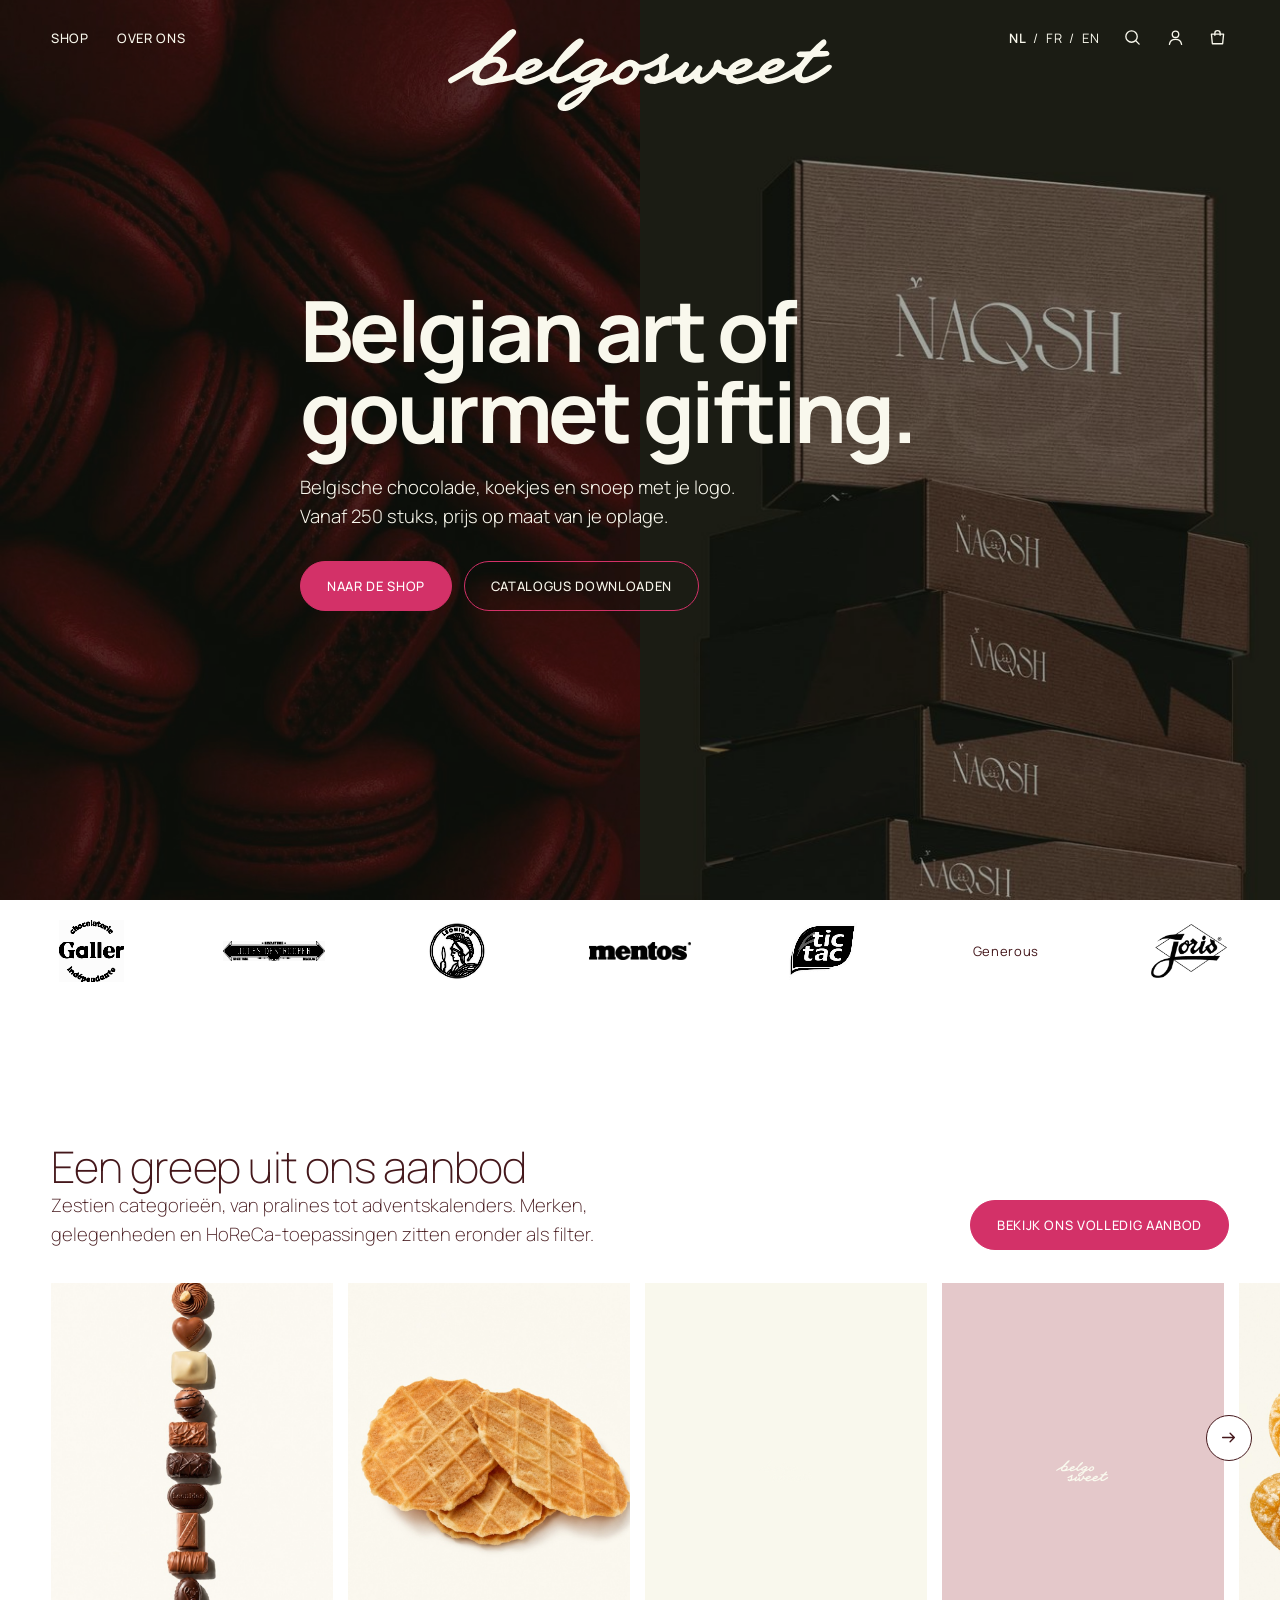
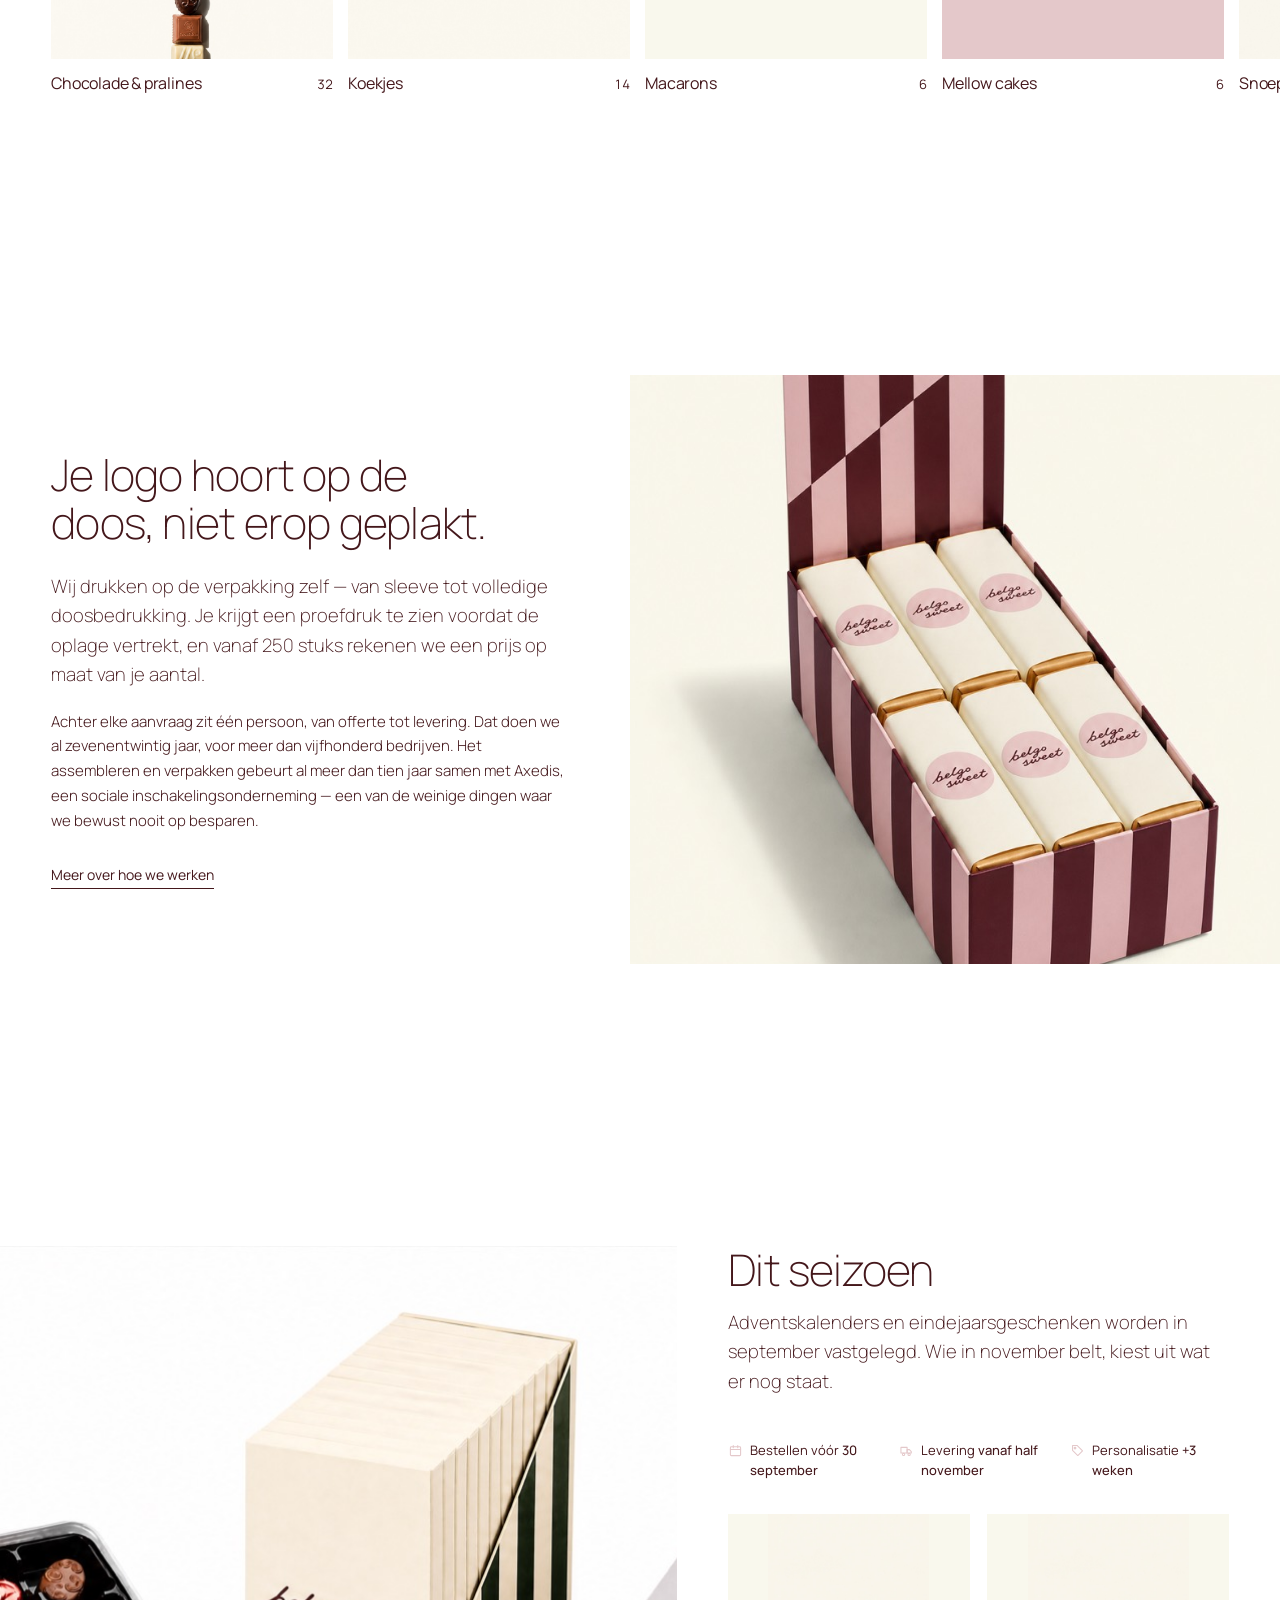
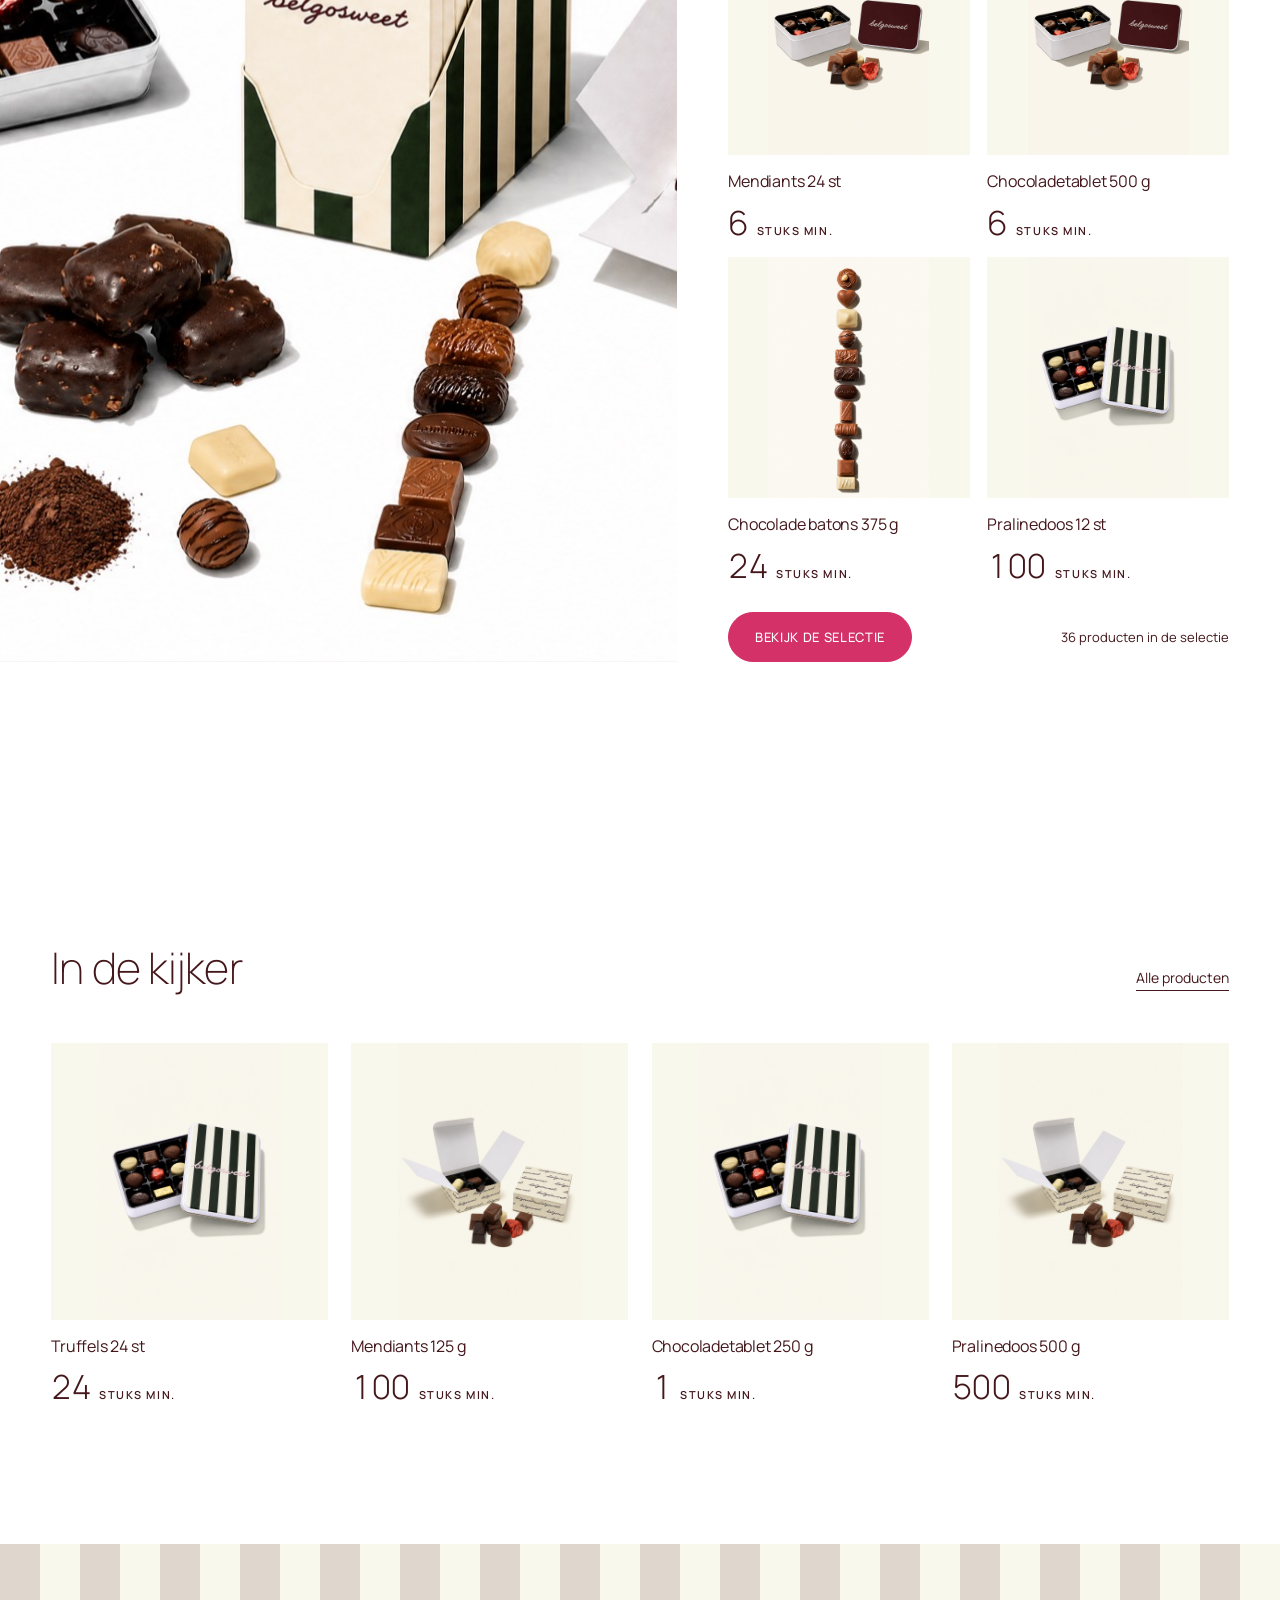
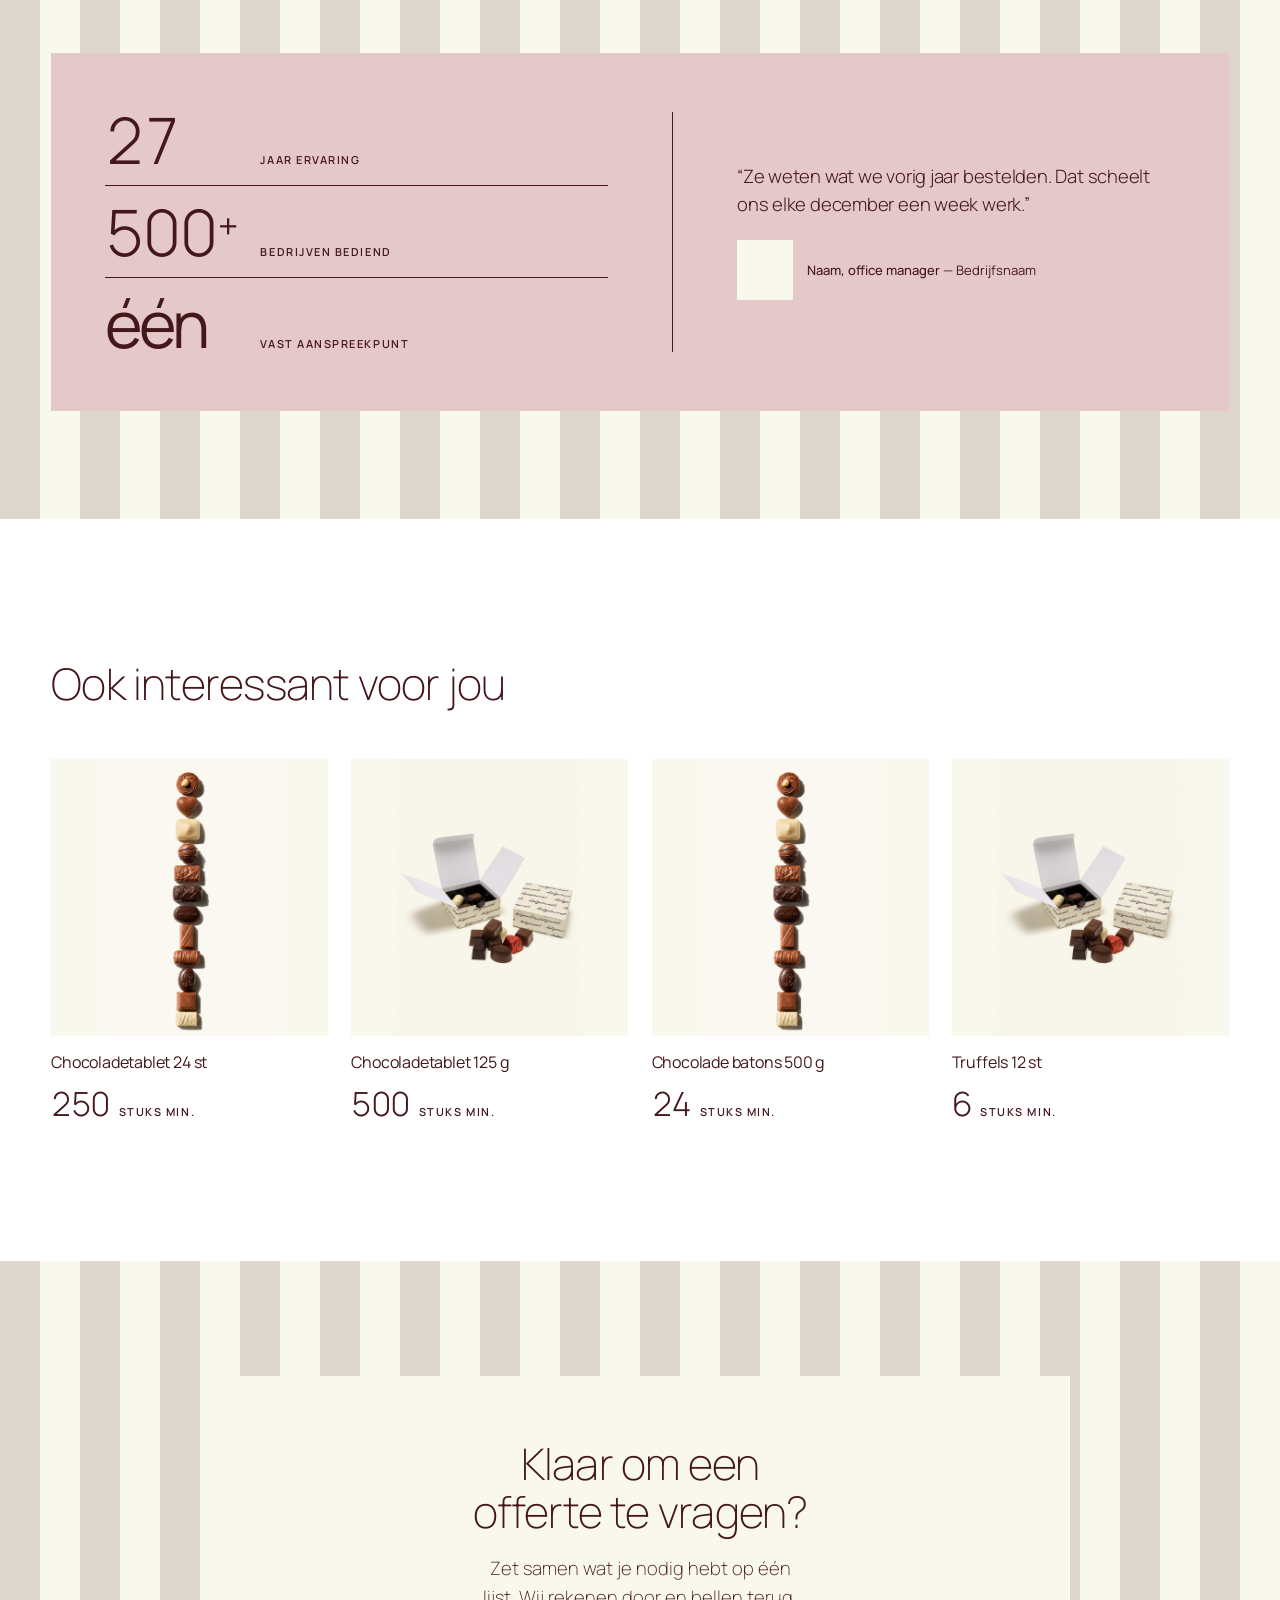
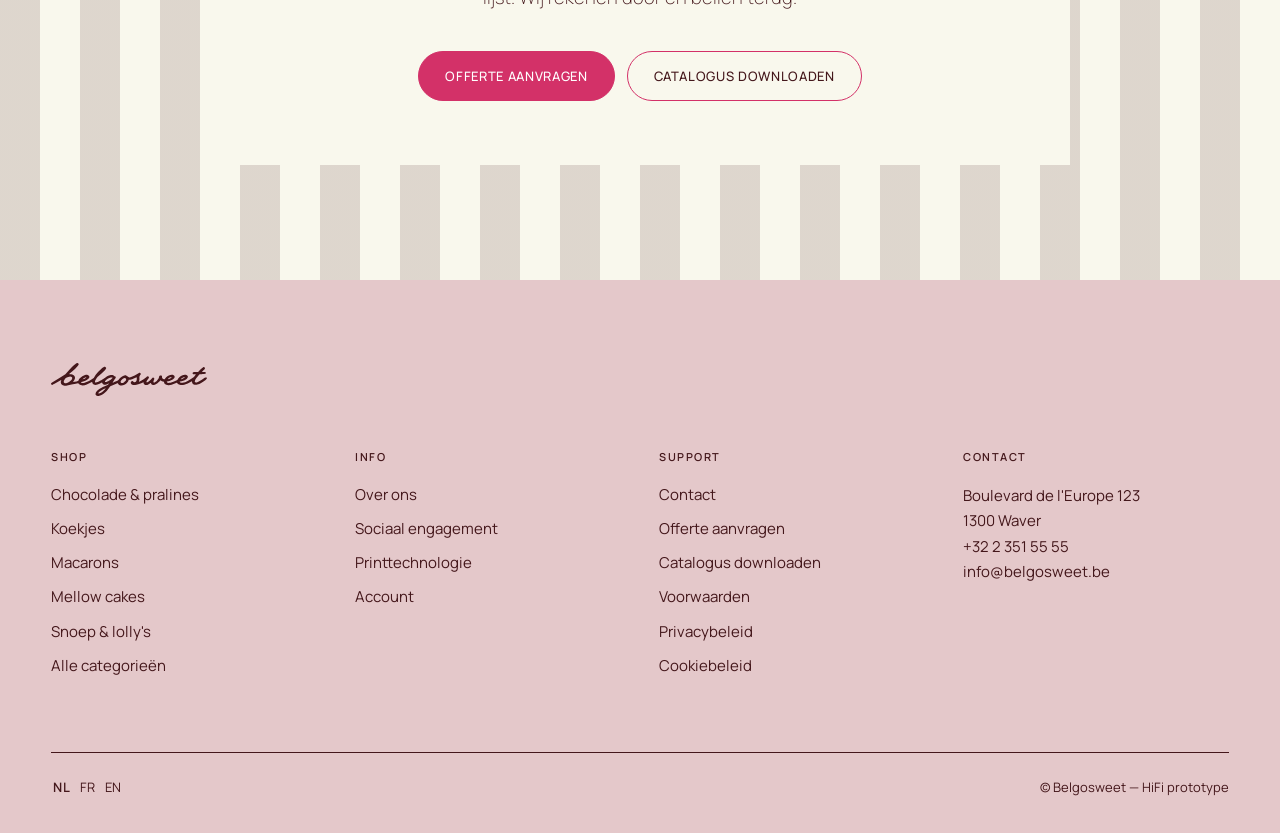
<file: index.html>
<!DOCTYPE html>
<html lang="nl">
<head>
<meta charset="UTF-8">
<meta name="viewport" content="width=device-width, initial-scale=1.0">
<title>Belgosweet — HiFi — Home</title>
<link rel="icon" href="assets/logo/favicon.svg" type="image/svg+xml">
<link rel="stylesheet" href="assets/css/colors.css">
<link rel="stylesheet" href="assets/css/fonts.css">
  <link rel="stylesheet" href="assets/css/type.css">
<link rel="stylesheet" href="styles.css">
</head>
<body data-page="home">

<div id="shell-header"></div>

<main>

  <!-- ============ HERO ============ -->
  <!-- Twee donkere panelen naast elkaar, het woordmerk groot bovenin en de
       belofte links uitgelijnd in een blok dat zelf gecentreerd staat.
       Het woordmerk krimpt bij het scrollen naar de headermaat; app.js
       wisselt op dat punt dit crème-exemplaar om voor het donkerrode in
       de header, die op datzelfde moment wit wordt. -->
  <section class="hero-full">
    <div class="hero-media" aria-hidden="true">
      <div class="hero-shot">
        <img src="assets/img/hero-rechts.jpg" alt="" loading="eager" decoding="async">
      </div>
      <div class="hero-shot">
        <img src="assets/img/hero-links2.jpeg" alt="" loading="eager" decoding="async">
      </div>
    </div>

    <div class="hero-wordmark" data-hero-wordmark aria-hidden="true">
      <img src="assets/logo/Logo-Light.svg" alt="" width="294" height="63">
    </div>

    <div class="wrap-wide hero-inner-full">
      <div class="hero-copy">
        <h1 class="display reveal" style="--d:120ms">Belgian art of gourmet gifting.</h1>
        <p class="lede reveal" style="--d:220ms">
          Belgische chocolade, koekjes en snoep met je logo. Vanaf 250 stuks,
          prijs op maat van je oplage.
        </p>

        <!-- Twee CTA's. De hero had er geen: de gedachte was dat het beeld en
             de belofte genoeg waren en dat de eerste actie verderop mocht
             komen. Dat klopt niet voor dit publiek — een aankoper die met een
             deadline binnenkomt wil meteen een weg, niet eerst een sfeerbeeld.

             Bewust niet "Offerte aanvragen" als primaire: dat is de laatste
             stap en die staat in de afsluiter. Wie hier binnenkomt wil eerst
             zien wat er is.

             Magenta mag hier: de knopvorm haalt op donkergroen 3,32:1 en dat
             is boven de 3:1 die voor de rand van een bedienbaar element geldt
             (BRANDING.md §2.3). Het label op het volle vlak is wit — 4,76:1,
             waar crème op 4,46:1 blijft steken. -->
        <div class="hero-actions reveal" style="--d:320ms">
          <a class="cta-btn primary" href="shop.html">Naar de shop</a>
          <!-- Nog geen PDF aangeleverd; wijst voorlopig naar de offertepagina,
               net als dezelfde knop in de afsluiter en de link in de footer. -->
          <a class="cta-btn" href="offerte.html">Catalogus downloaden</a>
        </div>
      </div>
    </div>
  </section>

  <!-- ============ MERKEN ============ -->
  <section class="brand-band">
    <div class="brand-band-inner" id="home-brands"></div>
  </section>

  <!-- ============ CATALOGUS ============ -->
  <section class="catalog-carousel">
    <div class="wrap-wide">
      <div class="carousel-head">
        <div>
          <h2 class="h-lg">Een greep uit ons aanbod</h2>
          <p class="lede">
            Zestien categorieën, van pralines tot adventskalenders. Merken, gelegenheden
            en HoReCa-toepassingen zitten eronder als filter.
          </p>
        </div>
        <a class="cta-btn primary" href="shop.html">Bekijk ons volledig aanbod</a>
      </div>
    </div>

    <div class="carousel-viewport">
      <div class="carousel-track" id="cat-carousel" tabindex="0" role="region" aria-label="Productfamilies, horizontaal scrollbaar"></div>
      <button class="cc-nav cc-prev" type="button" data-cc="-1" aria-label="Vorige families"></button>
      <button class="cc-nav cc-next" type="button" data-cc="1" aria-label="Volgende families"></button>
    </div>

  </section>

  <!-- ============ WAAROM BELGOSWEET ============ -->
  <!-- De troeven stonden verspreid over de site en nergens bij elkaar:
       "vanaf 250 stuks" in de hero, "+3 weken" in het seizoensblok,
       "stuks min." op elke kaart, Axedis alleen op Over ons. De cijfers in
       de bewijsband zijn iets anders — dat is bewijs dat we bestaan, geen
       antwoord op wat een aankoper vraagt.

       Geen lijst en geen raster. Een troef per regel maakt zes dingen die
       elk om aandacht vragen; hier is het één blok dat je in één keer leest,
       met het beeld dat het argument meteen bewijst. De troeven zitten in de
       lopende tekst: bedrukking, proefdruk, 250 stuks, één aanspreekpunt,
       27 jaar, 500 bedrijven, Axedis — zeven, zonder dat je ze telt.

       Beeld RECHTS van de pagina af. Het seizoensblok hieronder heeft zijn
       beeld links; twee identieke splits op rij zouden de pagina laten
       hakkelen. Zo alterneren ze, en dat is precies het magazine-ritme dat
       §5 van het overdrachtsdocument uit porta-nyc overneemt: volle-breedte
       editorial blokken die om en om links en rechts uitbreken.

       De foto is geen sfeerbeeld maar het bewijs zelf: het woordmerk staat
       op elke wikkel in de doos. Dat is waar de eerste zin over gaat. -->
  <section class="usp-split">
    <div class="wrap-wide usp-split-inner">

      <div class="usp-split-text">
        <h2 class="h-lg">Je logo hoort op de doos, niet erop geplakt.</h2>
        <p class="lede">
          Wij drukken op de verpakking zelf — van sleeve tot volledige
          doosbedrukking. Je krijgt een proefdruk te zien voordat de oplage
          vertrekt, en vanaf 250 stuks rekenen we een prijs op maat van je
          aantal.
        </p>
        <p class="usp-split-body">
          Achter elke aanvraag zit één persoon, van offerte tot levering. Dat
          doen we al zevenentwintig jaar, voor meer dan vijfhonderd bedrijven.
          Het assembleren en verpakken gebeurt al meer dan tien jaar samen met
          Axedis, een sociale inschakelingsonderneming — een van de weinige
          dingen waar we bewust nooit op besparen.
        </p>
        <a class="ulink" href="over-ons.html">Meer over hoe we werken</a>
      </div>

      <div class="usp-split-media">
        <div class="ph has-img">
          <img src="assets/img/verpakking-display.jpg"
               alt="Display met chocoladerepen, elke wikkel bedrukt met het Belgosweet-woordmerk"
               loading="lazy" decoding="async">
        </div>
      </div>

    </div>
  </section>

  <!-- ============ SEIZOEN ============ -->
  <section class="season" id="home-seasonal">
    <div class="wrap-wide">

      <div class="season-top">
        <div class="season-media">
          <div class="ph has-img">
            <img src="assets/img/sfeer-geschenkdozen.jpg" alt="Eindejaarsgeschenken in Belgosweet-verpakking" loading="lazy" decoding="async">
          </div>
        </div>

        <div class="season-text">
          <h2 class="h-lg">Dit seizoen</h2>
          <p class="lede">
            Adventskalenders en eindejaarsgeschenken worden in september vastgelegd.
            Wie in november belt, kiest uit wat er nog staat.
          </p>
          <!-- data-icon verwijst naar FACT_ICON in app.js; het icoon wordt
               daar ingezet zodat de set op één plek staat. Decoratief, dus
               zonder JavaScript staat er gewoon de regel. -->
          <p class="season-facts">
            <span data-icon="calendar">Bestellen vóór <b>30 september</b></span>
            <span data-icon="truck">Levering <b>vanaf half november</b></span>
            <span data-icon="tag">Personalisatie <b>+3 weken</b></span>
          </p>

          <div class="season-cards" id="home-seasonal-strip"></div>

          <div class="season-foot">
            <a class="cta-btn primary" href="shop.html?occ=kerst">Bekijk de selectie</a>
            <span id="home-seasonal-count"></span>
          </div>
        </div>
      </div>

    </div>
  </section>

  <!-- ============ IN DE KIJKER ============ -->
  <section class="section" style="padding:var(--section-y) 0;">
    <div class="wrap-wide">
      <div class="section-lead">
        <h2 class="h-lg">In de kijker</h2>
        <a class="ulink" href="shop.html">Alle producten</a>
      </div>
      <div id="home-featured"></div>
    </div>
  </section>

  <!-- ============ BEWIJS — cijfers + klant in ÉÉN blok ============ -->
  <!-- Dit waren twee secties: een USP-band en een aparte roze testimonial.
       Achter elkaar gaven die vier verschillende vlakken in de staart van de
       pagina (patroon, roze, wit, patroon) en dat leest als rommel.

       Ze horen inhoudelijk bij elkaar — allebei zijn het bewijs dat je hier
       goed zit: de cijfers zeggen het zelf, de klant bevestigt het. Eén band,
       één blok, twee kolommen met een haarlijn ertussen.

       De fotocirkel die hier los naast het citaat stond is toen weggehaald —
       weer een vorm in een stuk pagina dat er te veel had. Het portret is nu
       terug, maar niet als losse vorm: het staat op de naamregel, ingebouwd
       in de ondertekening. Zie de toelichting bij de figcaption. -->
  <section class="proof-band pattern-band">
    <div class="wrap-wide">
      <div class="proof-block">
        <div class="proof-facts">
          <dl class="usp-facts">
            <div class="usp-fact">
              <dt class="usp-n">27</dt>
              <dd class="usp-l">jaar ervaring</dd>
            </div>
            <div class="usp-fact">
              <dt class="usp-n">500<span class="usp-plus">+</span></dt>
              <dd class="usp-l">bedrijven bediend</dd>
            </div>
            <div class="usp-fact">
              <dt class="usp-n">één</dt>
              <dd class="usp-l">vast aanspreekpunt</dd>
            </div>
          </dl>
        </div>
        <figure class="proof-quote">
          <blockquote>“Ze weten wat we vorig jaar bestelden. Dat scheelt ons elke december een week werk.”</blockquote>
          <!-- Het portret stond hier eerder als losse cirkel naast het citaat en
               is er toen uit gehaald: weer een vorm in een staart die er al te
               veel had. Het komt terug, maar niet als los element — het staat
               óp de naamregel, als onderdeel van de ondertekening. Zo is het
               geen extra vorm maar de vorm die de naam al was.

               Nog geen portret aangeleverd; tot dan is het een gewoon
               beeldvlak met het merkteken, net als elders op de site. -->
          <figcaption class="ts-attr">
            <div class="ts-photo ph short" aria-hidden="true"></div>
            <div><b>Naam, office manager</b> — Bedrijfsnaam</div>
          </figcaption>
        </figure>
      </div>
    </div>
  </section>

  <!-- ============ LAATST BEKEKEN (conditioneel) ============ -->
  <section class="section" id="home-recent-section" style="padding:var(--section-y) 0;">
    <div class="wrap-wide">
      <div class="section-lead"><h2 class="h-lg">Verder waar je gebleven was</h2></div>
      <div id="home-recent"></div>
    </div>
  </section>

  <!-- ============ AFSLUITER ============ -->
  <!-- Zelfde patroon als de bewijsband, maar het blok is crème in plaats van
       roze en staat gecentreerd. Twee redenen: de bewijsband erboven is al
       roze — twee roze vlakken achter elkaar is te veel — en de laatste CTA
       van de pagina hoort in het midden te staan, niet in een hoek. -->
  <section class="closer pattern-band">
    <div class="wrap-wide">
      <div class="closer-block">
        <h2 class="h-lg">Klaar om een offerte te vragen?</h2>
        <p class="lede">
          Zet samen wat je nodig hebt op één lijst. Wij rekenen door en bellen terug.
        </p>
        <div class="hero-actions">
          <a class="cta-btn primary" href="offerte.html">Offerte aanvragen</a>
          <!-- Nog geen PDF aangeleverd; wijst voorlopig naar de offertepagina,
               net als de footerlink. Zie NOTES bij de catalogusvraag. -->
          <a class="cta-btn" href="offerte.html">Catalogus downloaden</a>
        </div>
      </div>
    </div>
  </section>

</main>

<div id="shell-footer"></div>

<script src="data.js"></script>
<script src="app.js"></script>
</body>
</html>
</file>
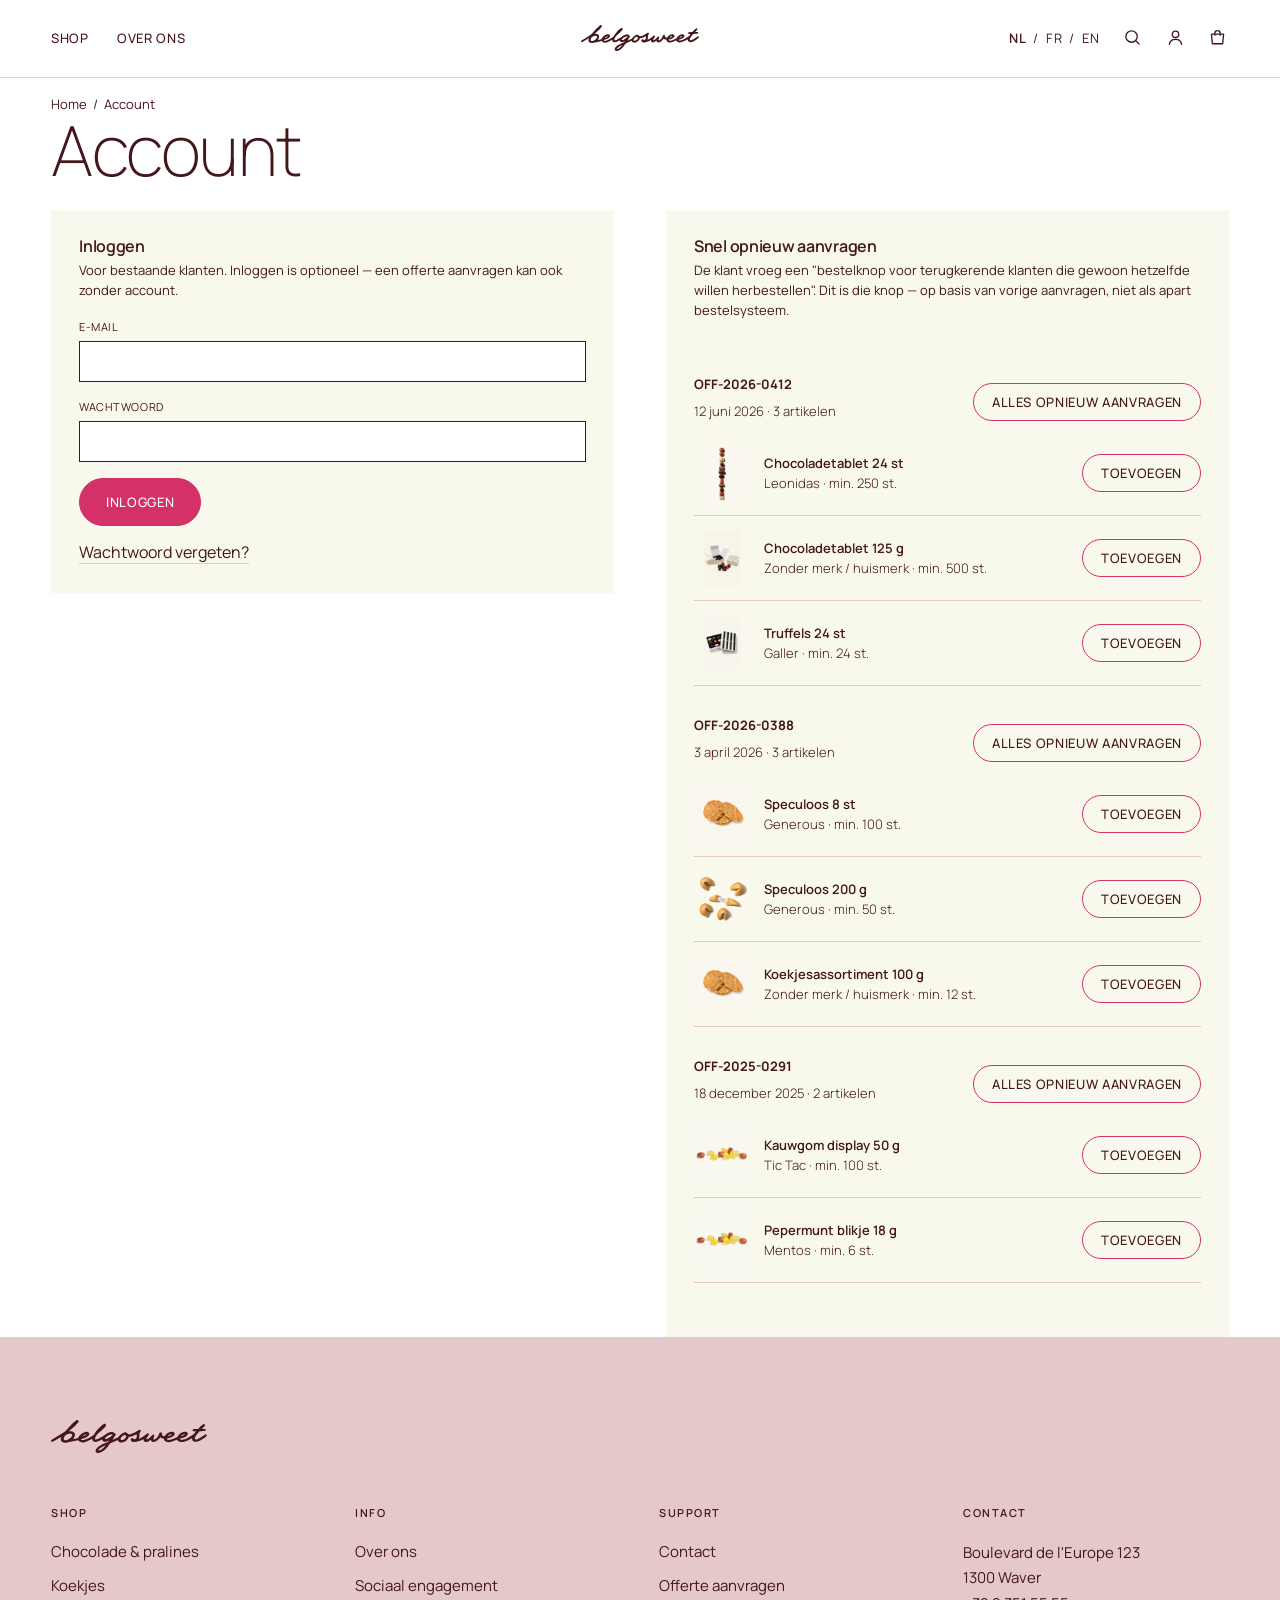
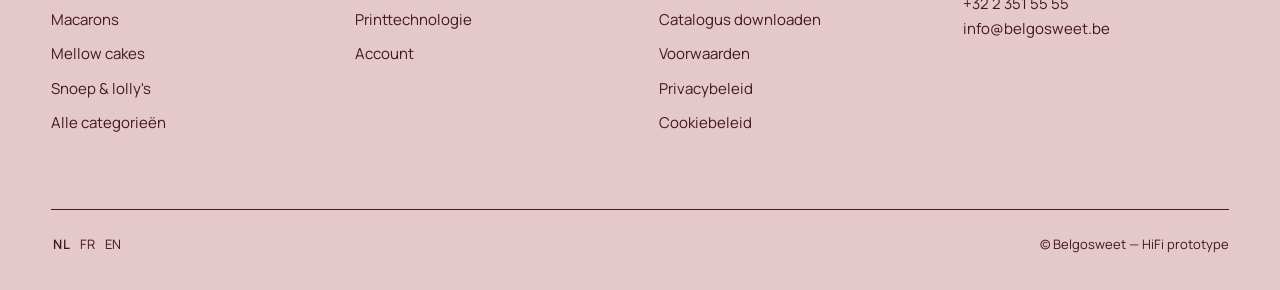
<file: account.html>
<!DOCTYPE html>
<html lang="nl">
<head>
<meta charset="UTF-8">
<meta name="viewport" content="width=device-width, initial-scale=1.0">
<title>Belgosweet — HiFi — Account</title>
<link rel="icon" href="assets/logo/favicon.svg" type="image/svg+xml">
<link rel="stylesheet" href="assets/css/colors.css">
<link rel="stylesheet" href="assets/css/fonts.css">
  <link rel="stylesheet" href="assets/css/type.css">
<link rel="stylesheet" href="styles.css">
</head>
<body data-page="account">

<div id="shell-header"></div>

<main>
  <div class="wrap">

    <div class="breadcrumb"><a href="index.html">Home</a><span class="sep">/</span><span>Account</span></div>
    <h1 class="page-title">Account</h1>

    <div class="account-layout">

      <!-- LOGIN -->
      <div class="panel">
        <h2>Inloggen</h2>
        <p class="panel-sub">Voor bestaande klanten. Inloggen is optioneel — een offerte aanvragen kan ook zonder account.</p>

        <div class="form-success hidden" id="login-state">
          <strong>Ingelogd (demo).</strong> Rechts staan je vorige aanvragen klaar om opnieuw in te dienen.
        </div>

        <form id="login-form">
          <div class="form-row"><label for="l-mail">E-mail</label><input id="l-mail" type="email" required></div>
          <div class="form-row"><label for="l-pass">Wachtwoord</label><input id="l-pass" type="password" required></div>
          <button class="cta-btn primary" type="submit">Inloggen</button>
          <p class="hint" style="margin-top:14px;">
            <a href="#" style="border-bottom:1px solid var(--line);">Wachtwoord vergeten?</a>
          </p>
        </form>

      </div>

      <!-- SNEL OPNIEUW AANVRAGEN -->
      <div class="panel">
        <h2>Snel opnieuw aanvragen</h2>
        <p class="panel-sub">
          De klant vroeg een "bestelknop voor terugkerende klanten die gewoon hetzelfde willen herbestellen".
          Dit is die knop — op basis van vorige aanvragen, niet als apart bestelsysteem.
        </p>
        <p class="card-meta" id="account-feedback" style="min-height:20px;"></p>
        <div id="account-reorder"></div>
      </div>

    </div>
  </div>
</main>

<div id="shell-footer"></div>

<script src="data.js"></script>
<script src="app.js"></script>
</body>
</html>
</file>
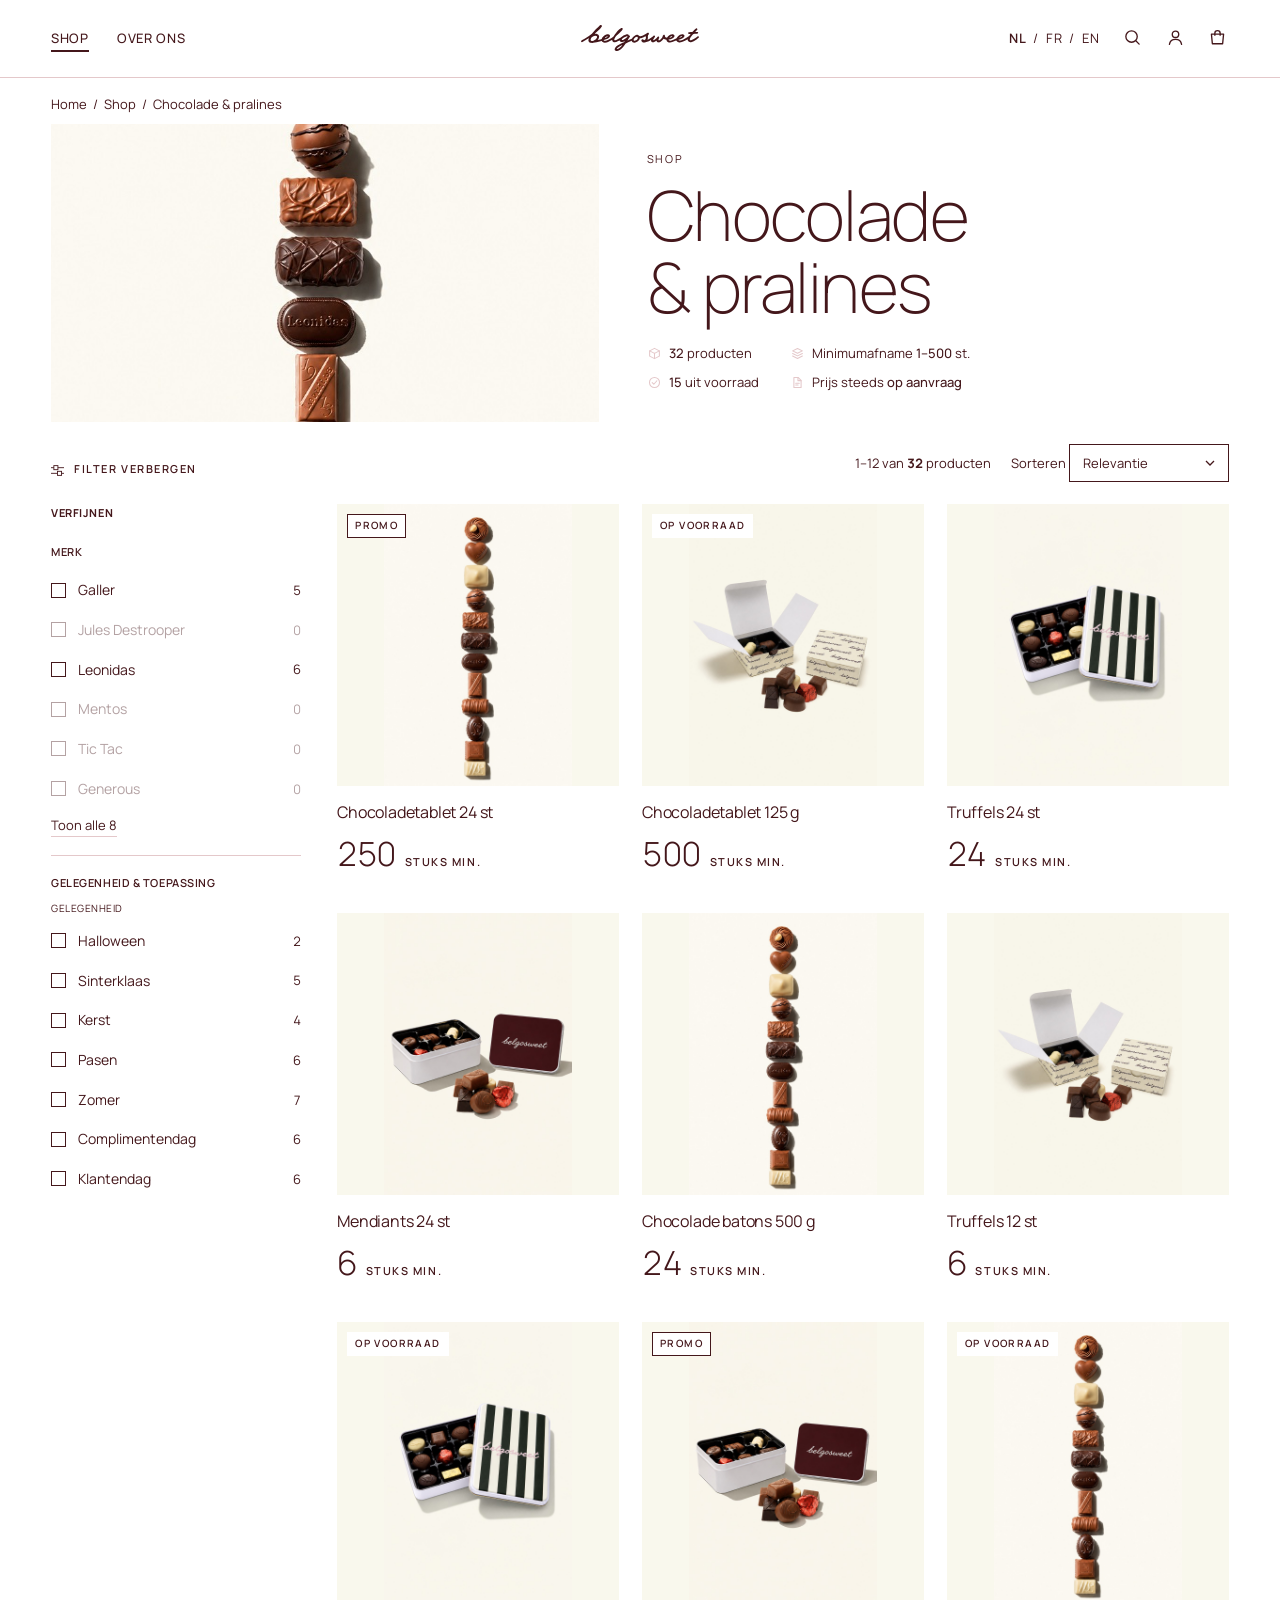
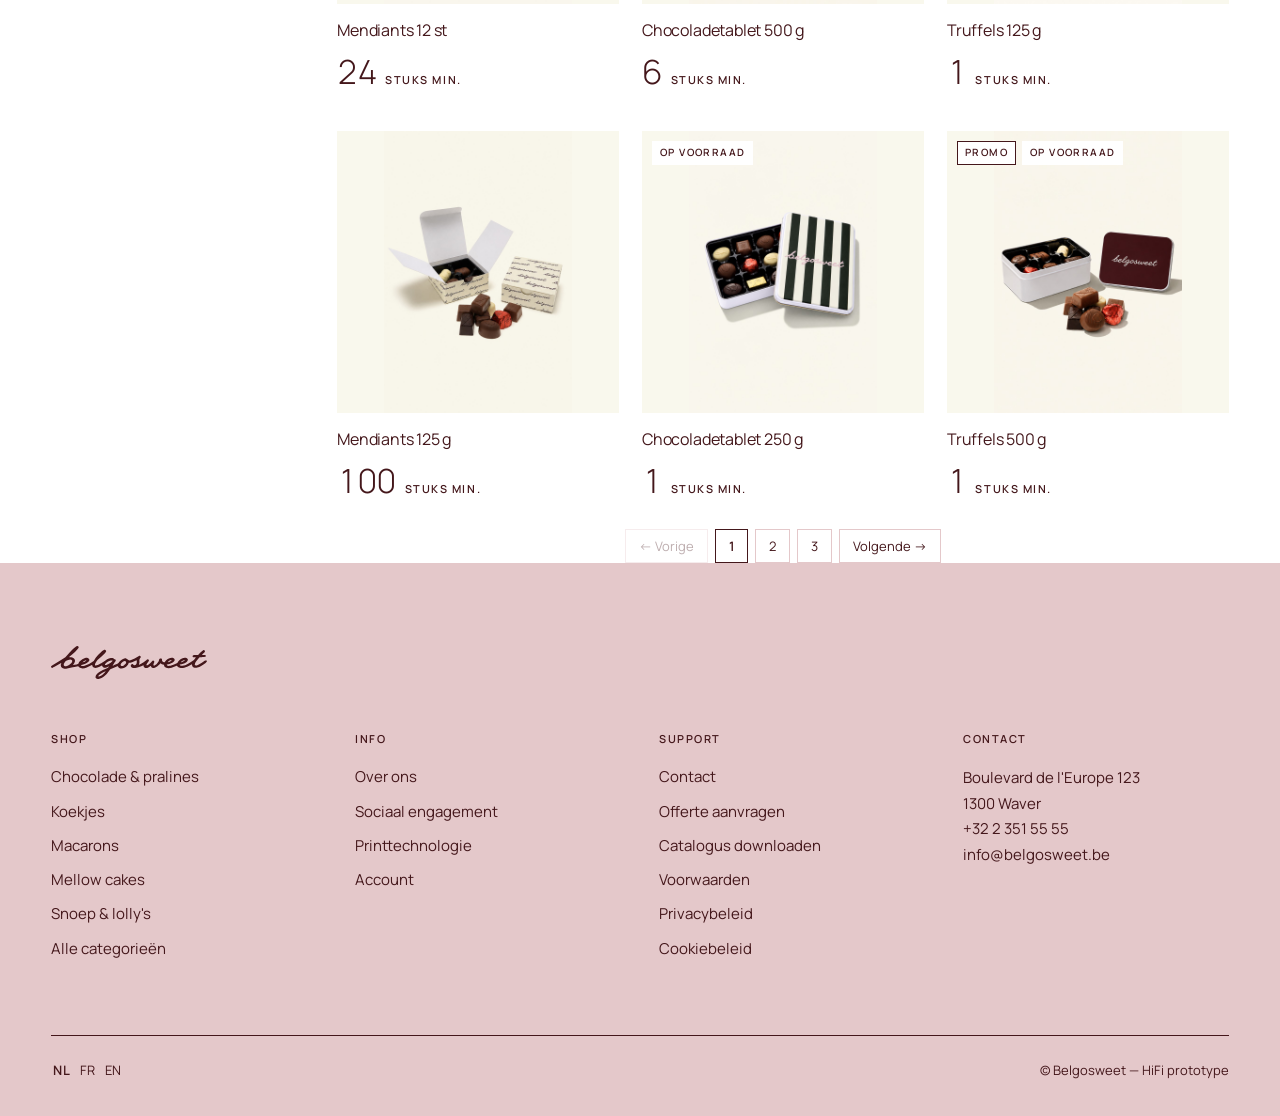
<file: categorie.html>
<!DOCTYPE html>
<html lang="nl">
<head>
<meta charset="UTF-8">
<meta name="viewport" content="width=device-width, initial-scale=1.0">
<title>Belgosweet — HiFi — Categorie</title>
<link rel="icon" href="assets/logo/favicon.svg" type="image/svg+xml">
<link rel="stylesheet" href="assets/css/colors.css">
<link rel="stylesheet" href="assets/css/fonts.css">
  <link rel="stylesheet" href="assets/css/type.css">
<link rel="stylesheet" href="styles.css">
</head>
<body data-page="categorie">

<div id="shell-header"></div>

<main>
  <div class="wrap">
    <div class="breadcrumb" id="cat-crumbs"></div>

    <!-- CATEGORIE-HERO -->
    <section class="cat-hero">
      <div class="cat-hero-media" id="cat-hero-media"><div class="ph"></div></div>
      <div class="cat-hero-body">
        <p class="cat-hero-eyebrow">Shop</p>
        <h1 class="cat-hero-title" id="cat-hero-title">Categorie</h1>
        <p class="cat-hero-facts" id="cat-hero-facts"></p>
      </div>
    </section>

    <!-- Quick-filters + balk + filterpaneel + grid worden hier gerenderd -->
    <div id="cat-catalog"></div>
  </div>
</main>

<div id="shell-footer"></div>

<script src="data.js"></script>
<script src="app.js"></script>
</body>
</html>
</file>
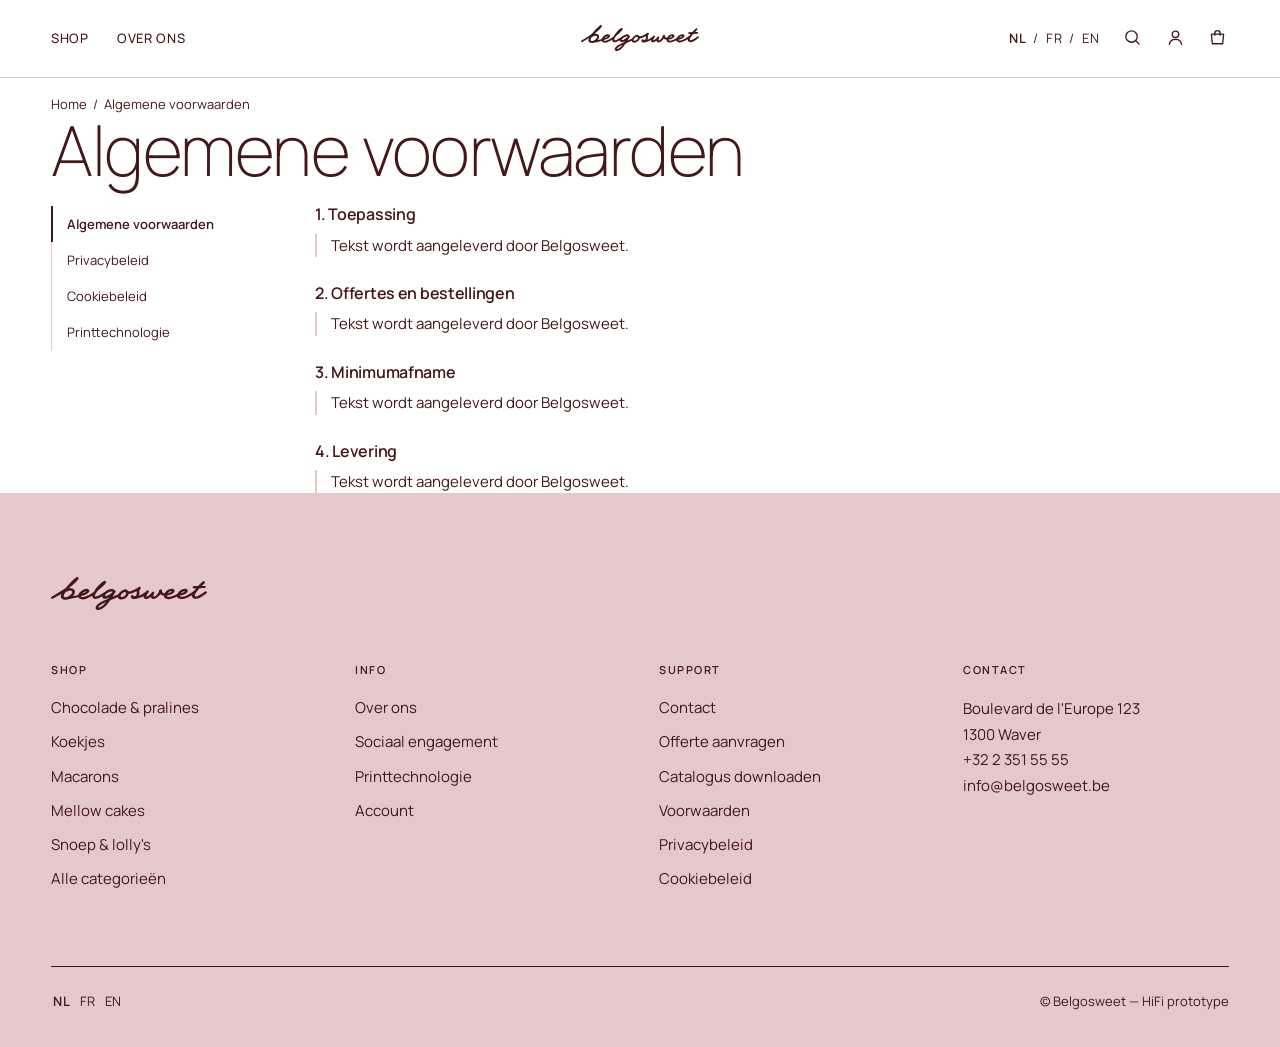
<file: info.html>
<!DOCTYPE html>
<html lang="nl">
<head>
<meta charset="UTF-8">
<meta name="viewport" content="width=device-width, initial-scale=1.0">
<title>Belgosweet — HiFi — Info</title>
<link rel="icon" href="assets/logo/favicon.svg" type="image/svg+xml">
<link rel="stylesheet" href="assets/css/colors.css">
<link rel="stylesheet" href="assets/css/fonts.css">
  <link rel="stylesheet" href="assets/css/type.css">
<link rel="stylesheet" href="styles.css">
</head>
<body data-page="info">

<div id="shell-header"></div>

<main>
  <div class="wrap">
    <div class="breadcrumb" id="info-crumbs"></div>
    <h1 class="page-title" id="info-title">Info</h1>

    <div class="doc-layout">
      <nav class="doc-nav" id="info-nav"></nav>
      <div class="doc-body" id="info-body"></div>
    </div>
  </div>
</main>

<div id="shell-footer"></div>

<script src="data.js"></script>
<script src="app.js"></script>
</body>
</html>
</file>
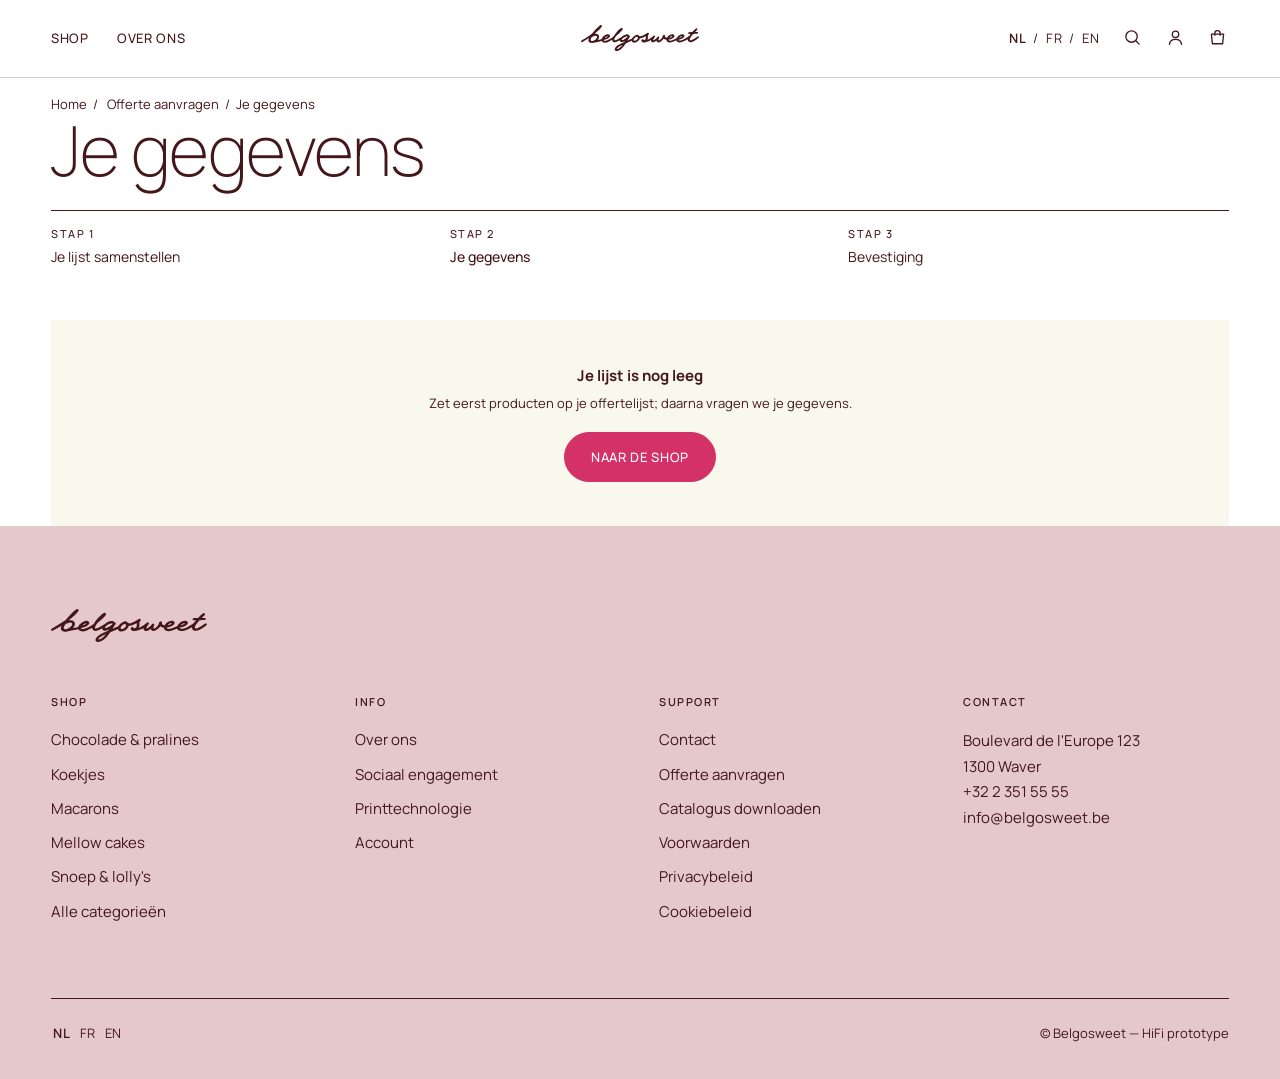
<file: offerte-gegevens.html>
<!DOCTYPE html>
<html lang="nl">
<head>
<meta charset="UTF-8">
<meta name="viewport" content="width=device-width, initial-scale=1.0">
<title>Belgosweet — HiFi — Offerte, stap 2</title>
<link rel="icon" href="assets/logo/favicon.svg" type="image/svg+xml">
<link rel="stylesheet" href="assets/css/colors.css">
<link rel="stylesheet" href="assets/css/fonts.css">
  <link rel="stylesheet" href="assets/css/type.css">
<link rel="stylesheet" href="styles.css">
</head>
<body data-page="offerte-gegevens">

<div id="shell-header"></div>

<main>
  <div class="wrap-wide">

    <div class="breadcrumb">
      <a href="index.html">Home</a><span class="sep">/</span>
      <a href="offerte.html">Offerte aanvragen</a><span class="sep">/</span><span>Je gegevens</span>
    </div>
    <h1 class="page-title">Je gegevens</h1>

    <div id="quote-steps"></div>

    <div id="quote-recap"></div>

    <form class="form-grid" id="quote-form">
      <div class="form-row"><label for="q-bedrijf">Bedrijf</label><input id="q-bedrijf" type="text" required></div>
      <div class="form-row"><label for="q-btw">Btw-nummer</label><input id="q-btw" type="text" placeholder="BE0000.000.000"></div>
      <div class="form-row"><label for="q-naam">Contactpersoon</label><input id="q-naam" type="text" required></div>
      <div class="form-row"><label for="q-mail">E-mail</label><input id="q-mail" type="email" required></div>
      <div class="form-row"><label for="q-tel">Telefoon</label><input id="q-tel" type="tel"></div>
      <div class="form-row">
        <label for="q-datum">Gewenste leverdatum</label>
        <input id="q-datum" type="date">
        <span class="hint">Bepaalt mee of iets uit voorraad kan of besteld moet worden.</span>
      </div>
      <div class="form-row full">
        <label for="q-perso">Personalisatie of opmerkingen</label>
        <textarea id="q-perso" placeholder="Logo, kleuren, sleeve, aantal per doos…"></textarea>
        <span class="hint">
          Beschrijf hier wat je in gedachten hebt. Stuur je logo mee per mail, dan
          krijg je een digitale proef voordat we in productie gaan.
        </span>
      </div>
      <div class="form-row full">
        <label class="form-check"><input type="checkbox" required> Ik ga akkoord met de <a href="info.html?p=voorwaarden" style="border-bottom:1px solid var(--rule-2);">algemene voorwaarden</a>.</label>
        <label class="form-check"><input type="checkbox"> Houd me op de hoogte van seizoensacties.</label>
        <button class="cta-btn primary" type="submit">Aanvraag versturen</button>
      </div>
    </form>

  </div>
</main>

<div id="shell-footer"></div>

<script src="data.js"></script>
<script src="app.js"></script>
</body>
</html>
</file>
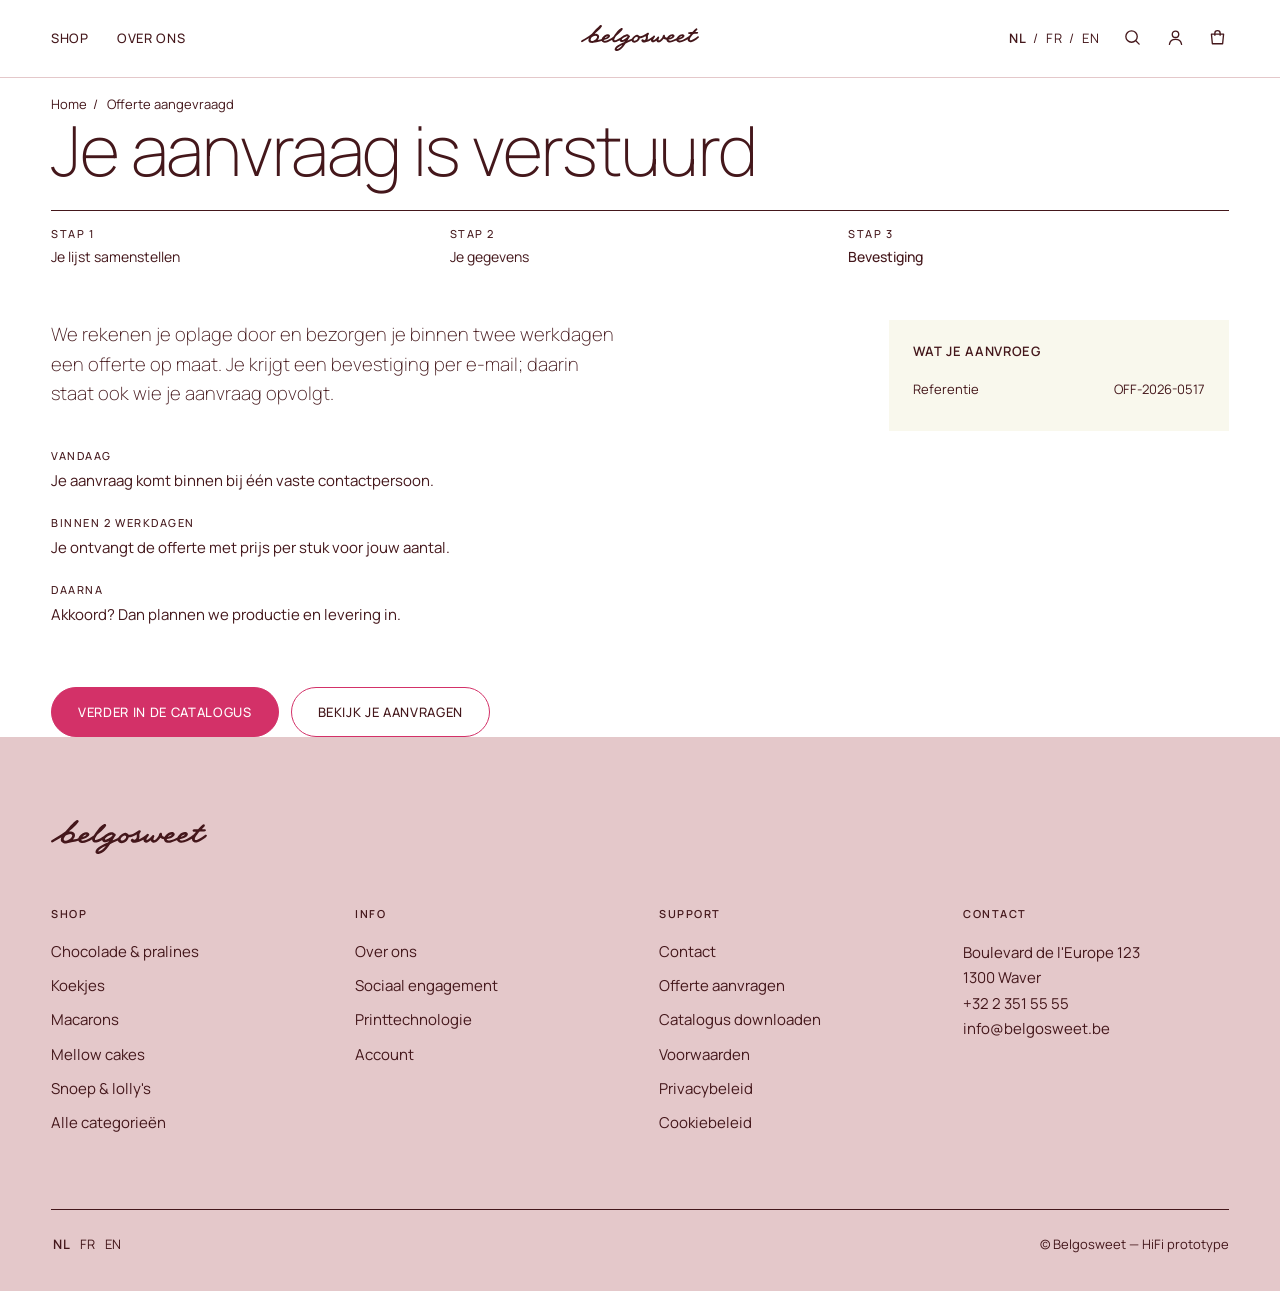
<file: offerte-verzonden.html>
<!DOCTYPE html>
<html lang="nl">
<head>
<meta charset="UTF-8">
<meta name="viewport" content="width=device-width, initial-scale=1.0">
<title>Belgosweet — HiFi — Offerte, stap 3</title>
<link rel="icon" href="assets/logo/favicon.svg" type="image/svg+xml">
<link rel="stylesheet" href="assets/css/colors.css">
<link rel="stylesheet" href="assets/css/fonts.css">
  <link rel="stylesheet" href="assets/css/type.css">
<link rel="stylesheet" href="styles.css">
</head>
<body data-page="offerte-verzonden">

<div id="shell-header"></div>

<main>
  <div class="wrap-wide">

    <div class="breadcrumb">
      <a href="index.html">Home</a><span class="sep">/</span>
      <span>Offerte aangevraagd</span>
    </div>
    <h1 class="page-title">Je aanvraag is verstuurd</h1>

    <div id="quote-steps"></div>

    <div class="sent-layout">
      <div>
        <p class="lede">
          We rekenen je oplage door en bezorgen je binnen twee werkdagen een offerte op maat.
          Je krijgt een bevestiging per e-mail; daarin staat ook wie je aanvraag opvolgt.
        </p>

        <ol class="sent-next">
          <li><b>Vandaag</b> Je aanvraag komt binnen bij één vaste contactpersoon.</li>
          <li><b>Binnen 2 werkdagen</b> Je ontvangt de offerte met prijs per stuk voor jouw aantal.</li>
          <li><b>Daarna</b> Akkoord? Dan plannen we productie en levering in.</li>
        </ol>

        <div class="hero-actions">
          <a class="cta-btn primary" href="shop.html">Verder in de catalogus</a>
          <a class="cta-btn" href="account.html">Bekijk je aanvragen</a>
        </div>
      </div>

      <div class="quote-side">
        <h3>Wat je aanvroeg</h3>
        <div id="quote-sent-summary"></div>
      </div>
    </div>

  </div>
</main>

<div id="shell-footer"></div>

<script src="data.js"></script>
<script src="app.js"></script>
</body>
</html>
</file>
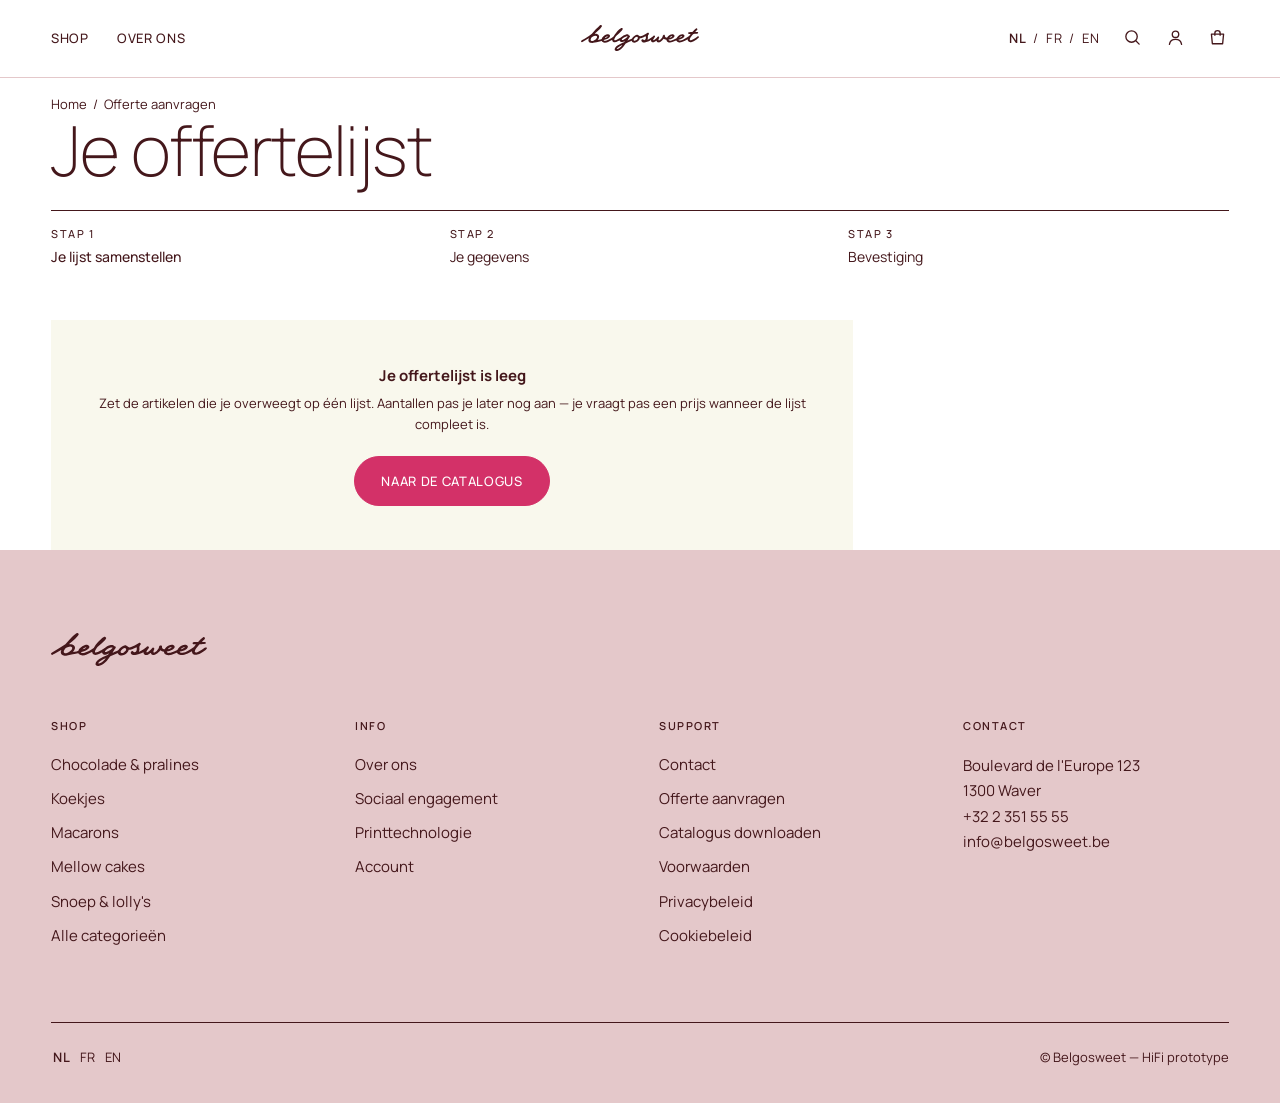
<file: offerte.html>
<!DOCTYPE html>
<html lang="nl">
<head>
<meta charset="UTF-8">
<meta name="viewport" content="width=device-width, initial-scale=1.0">
<title>Belgosweet — HiFi — Offerte, stap 1</title>
<link rel="icon" href="assets/logo/favicon.svg" type="image/svg+xml">
<link rel="stylesheet" href="assets/css/colors.css">
<link rel="stylesheet" href="assets/css/fonts.css">
  <link rel="stylesheet" href="assets/css/type.css">
<link rel="stylesheet" href="styles.css">
</head>
<body data-page="offerte">

<div id="shell-header"></div>

<main>
  <div class="wrap-wide">

    <div class="breadcrumb"><a href="index.html">Home</a><span class="sep">/</span><span>Offerte aanvragen</span></div>
    <h1 class="page-title">Je offertelijst</h1>

    <div id="quote-steps"></div>

    <div class="quote-layout">
      <div id="quote-list"></div>
      <div id="quote-side"></div>
    </div>

  </div>
</main>

<div id="shell-footer"></div>

<script src="data.js"></script>
<script src="app.js"></script>
</body>
</html>
</file>
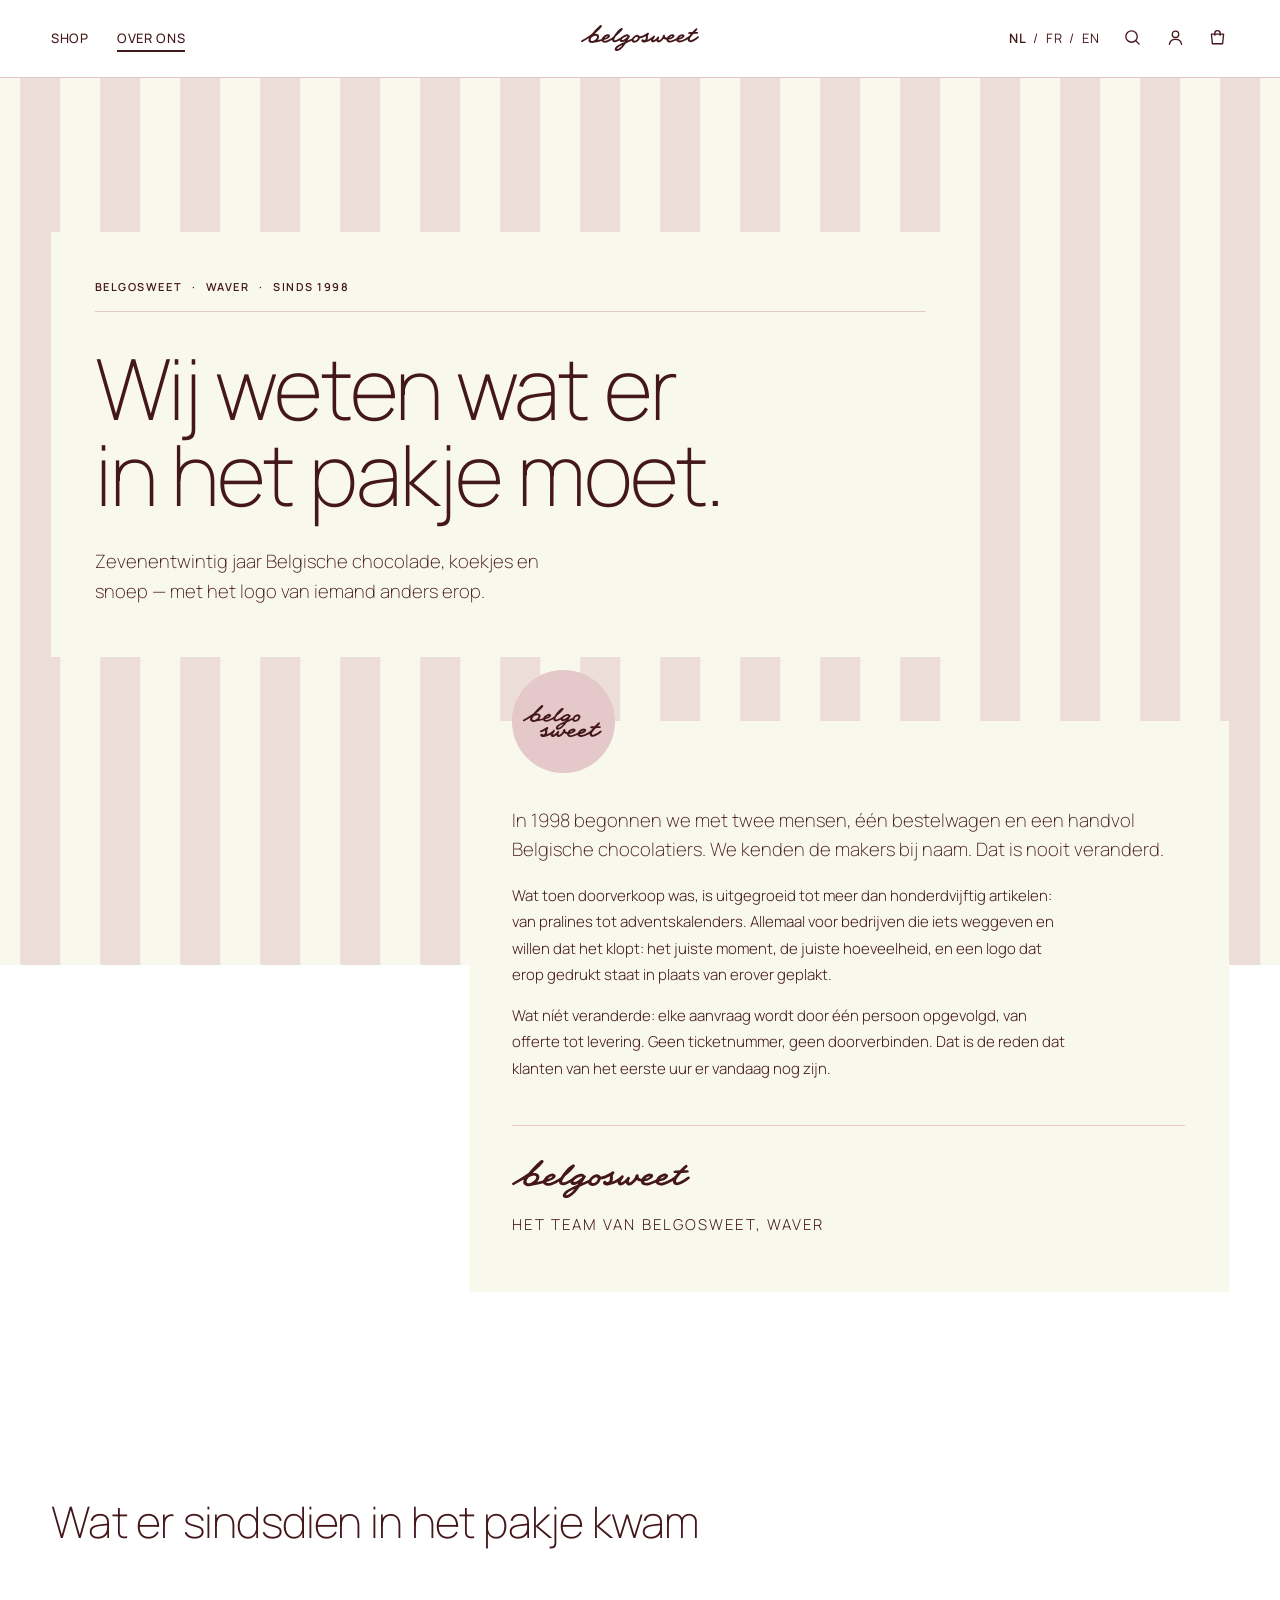
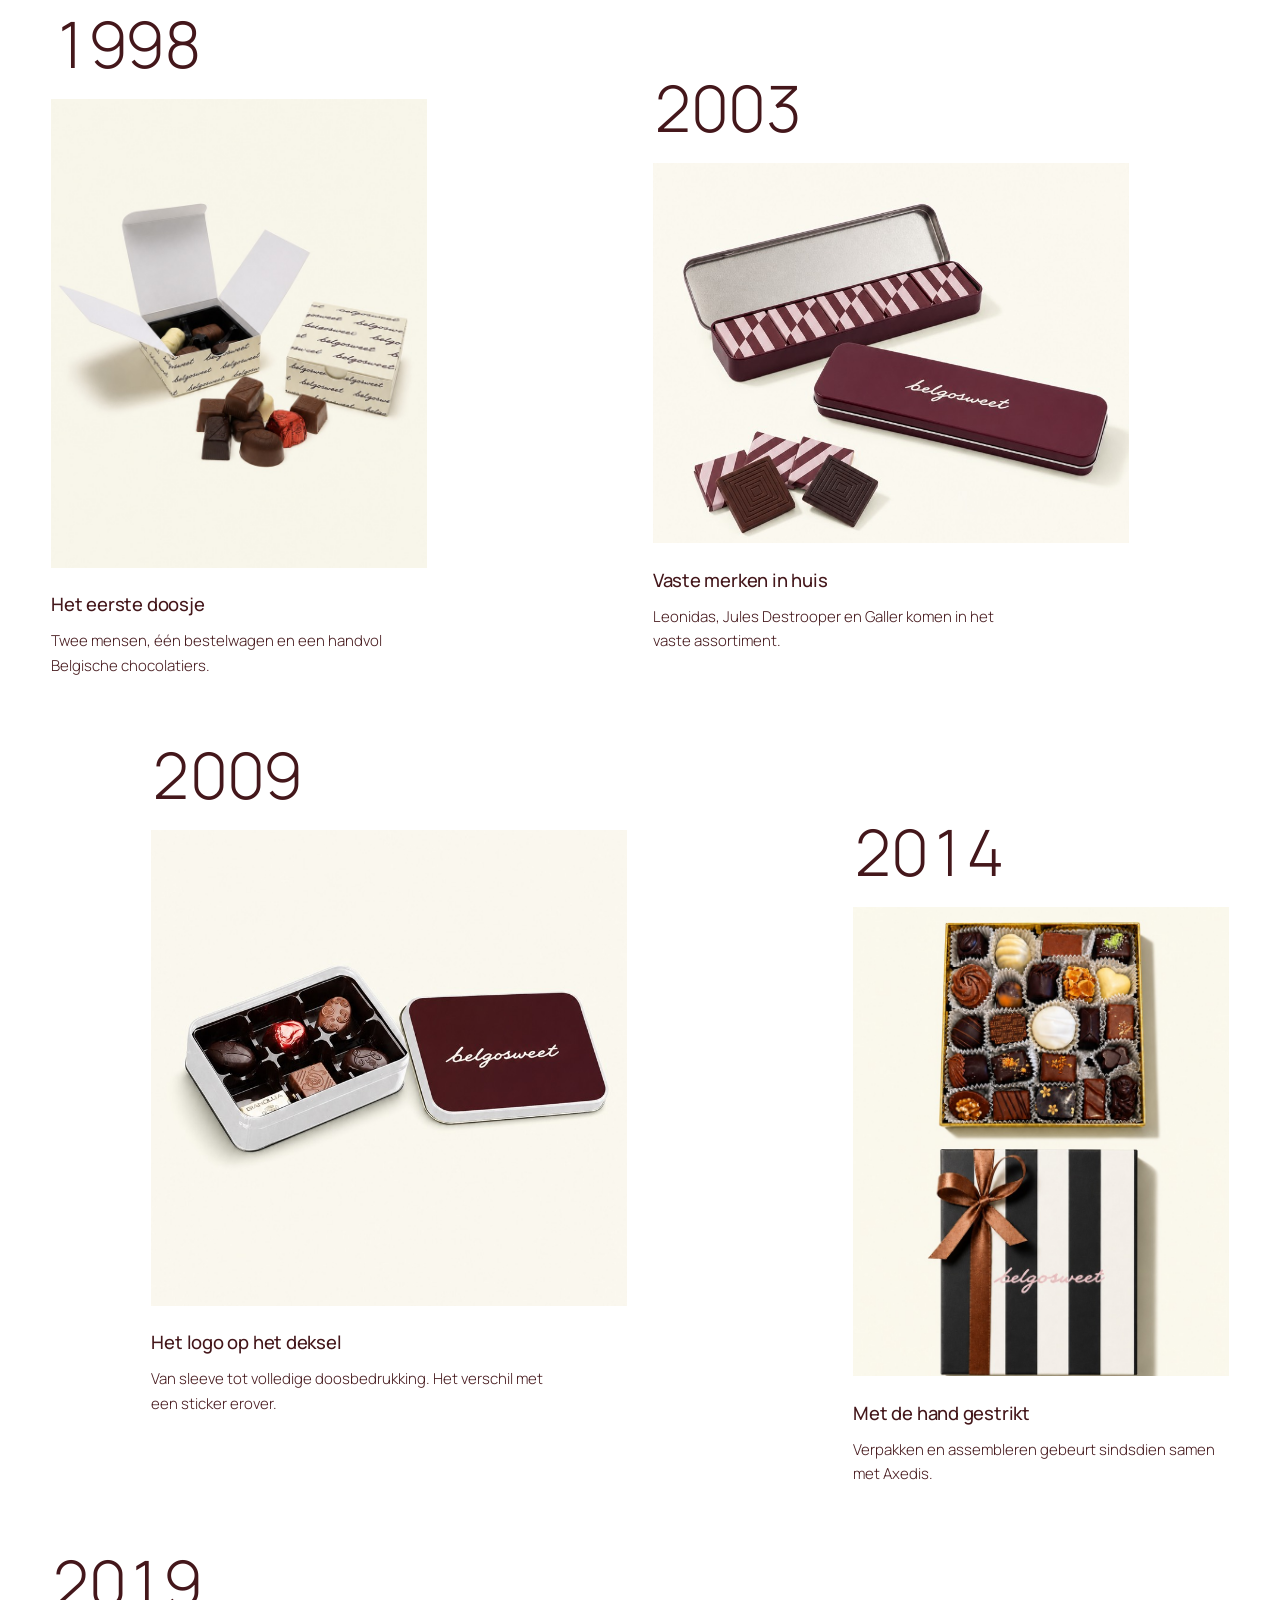
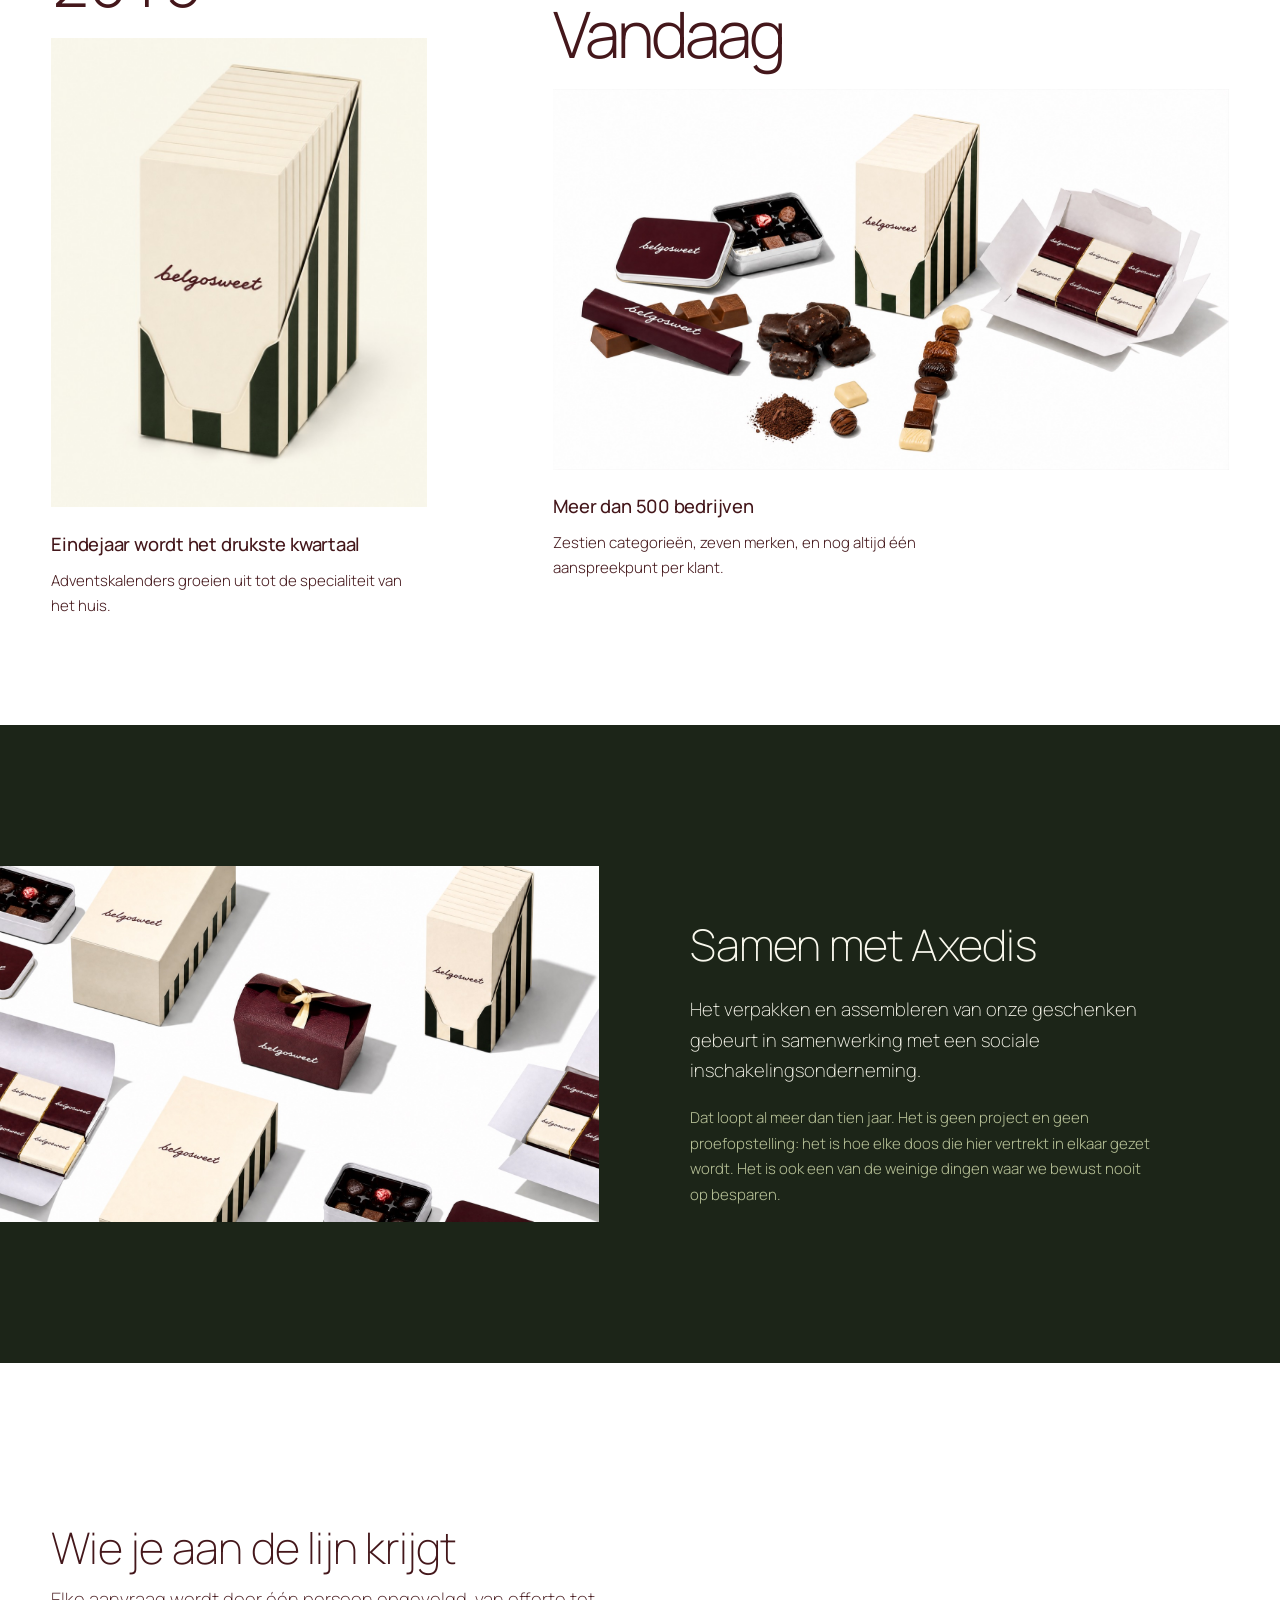
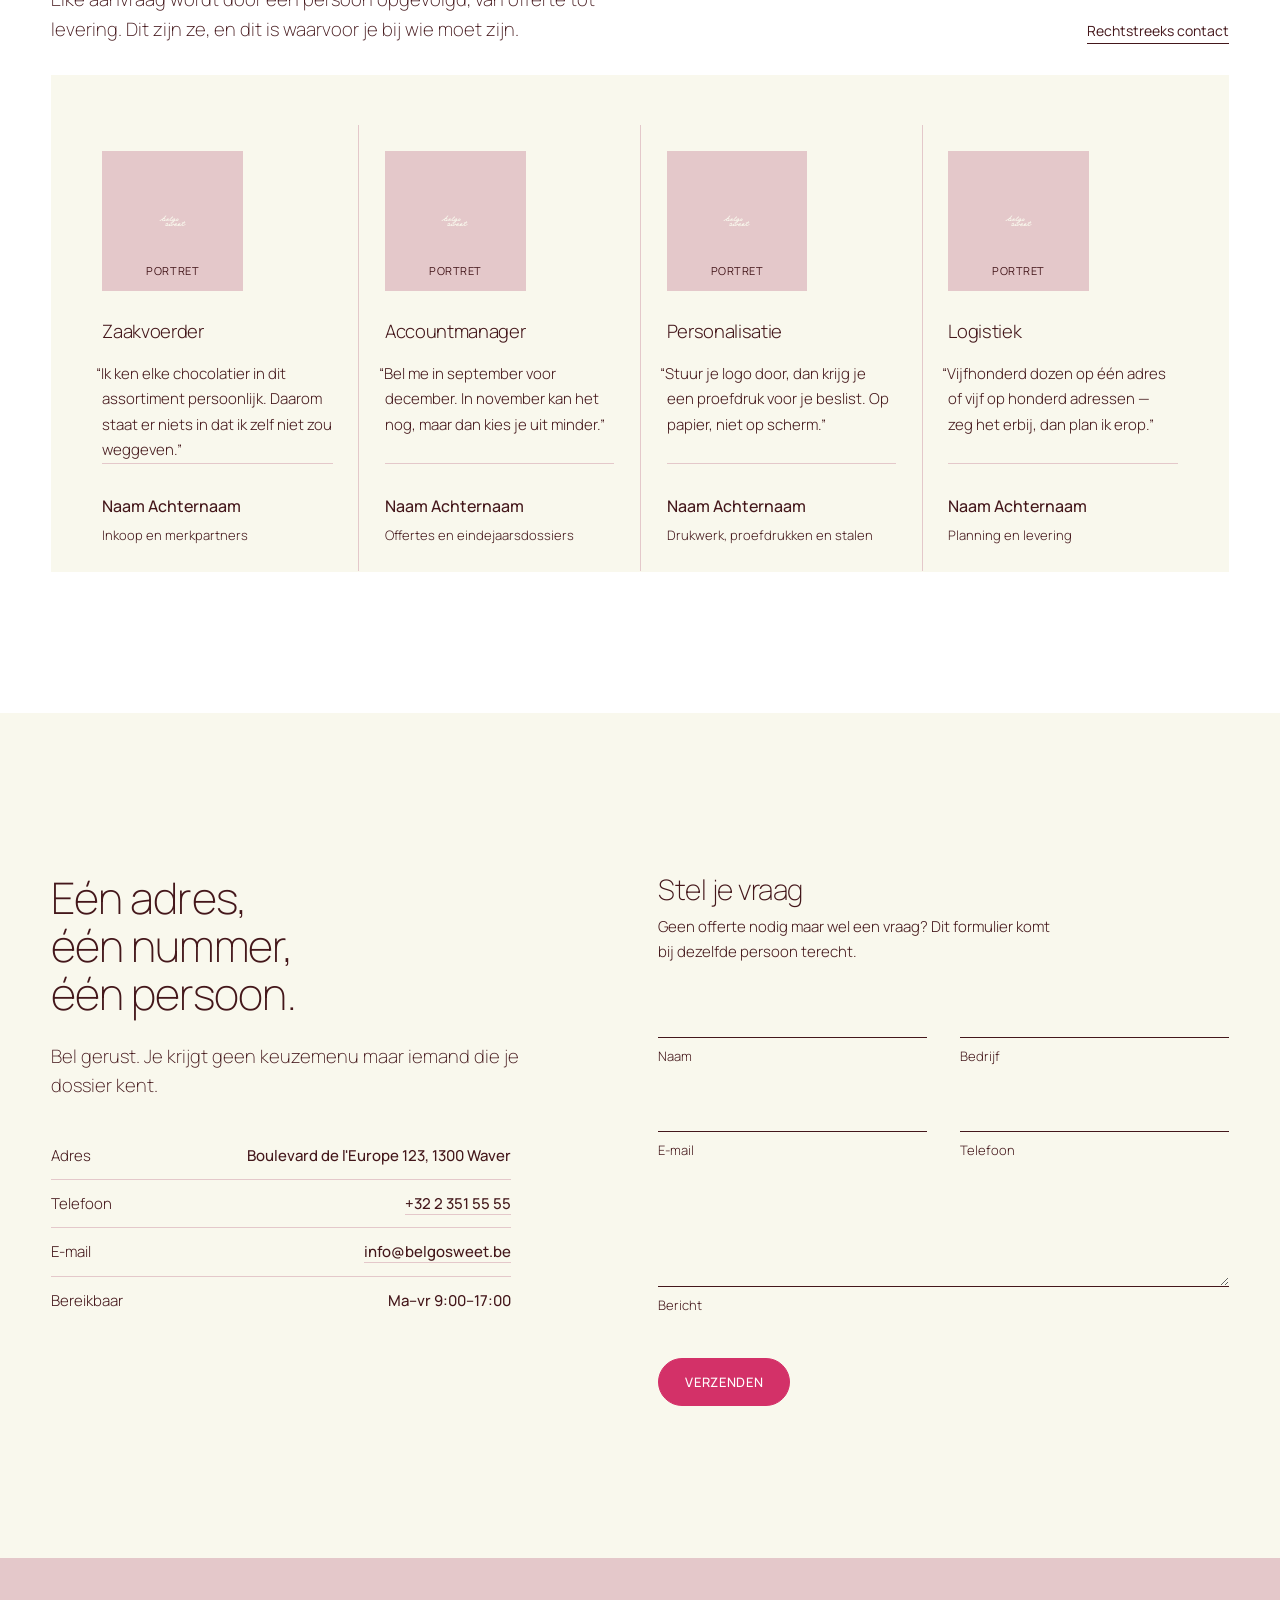
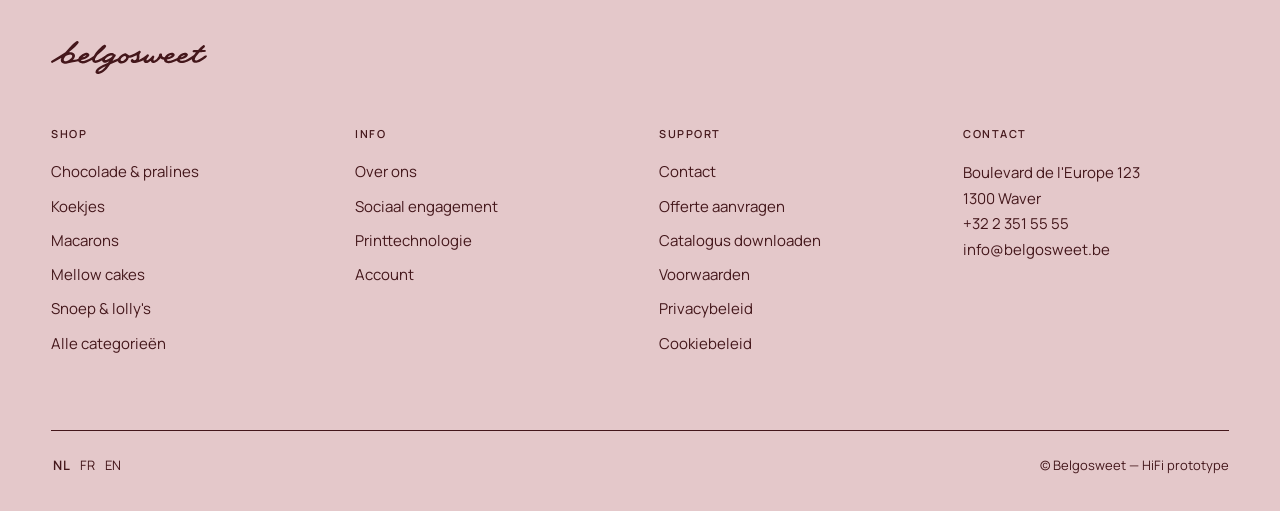
<file: over-ons.html>
<!DOCTYPE html>
<html lang="nl">
<head>
<meta charset="UTF-8">
<meta name="viewport" content="width=device-width, initial-scale=1.0">
<title>Belgosweet — HiFi — Over ons</title>
<link rel="icon" href="assets/logo/favicon.svg" type="image/svg+xml">
<link rel="stylesheet" href="assets/css/colors.css">
<link rel="stylesheet" href="assets/css/fonts.css">
  <link rel="stylesheet" href="assets/css/type.css">
<link rel="stylesheet" href="styles.css">
</head>
<body data-page="over-ons">

<div id="shell-header"></div>

<!-- ============================================================
     OVER ONS — "Het pakje"
     ------------------------------------------------------------
     De vorige versie van deze pagina was correct en volstrekt
     inwisselbaar: donkere herofoto met een dunne kop erover, verhaal
     in twee kolommen, verticale tijdlijn met stippen die zich vult,
     vier identieke portretvlakken, beeld-links/tekst-rechts, formulier.
     Dat is niet de "over ons" van Belgosweet, dat is DE "over ons" —
     dezelfde die elk merk in elke sector op het scherm zet.

     Deze versie vertrekt van wat Belgosweet werkelijk maakt: een pakje.
     De pagina is opgebouwd uit dezelfde onderdelen als de verpakking en
     gebruikt daarvoor alleen wat er al in het merk zit:

       inpakpapier  het streepveld (.pattern-band) over de volle breedte,
                    hier in ROZE op 55% — de variant die BRANDING.md §5 wel
                    beschrijft maar die nergens in gebruik was. De home
                    draagt hetzelfde veld in donkerrood op 15%; twee
                    pagina's, één patroon, een eigen kleur per pagina.
       etiket       het crème volvlak erop. §5 leest dat zelf al zo:
                    "de banen stoppen gewoon, wat leest als een etiket op
                    inpakpapier". Dat is letterlijk de kop van deze pagina.
       zegel        de ronde badge (Logo-Icon_pink.svg) half over de rand
                    van de brief — het enige bestand van de badgereeks dat
                    schone vectoren bevat (6 KB tegen 114-200 KB, §4.4).
       de brief     de kaart die in het pakje zit: het verhaal, ondertekend
                    met het woordmerk. Een script-woordmerk ís een
                    handtekening; dit is de enige plek op de site waar het
                    ook als handtekening gebruikt wordt.
       de inhoud    de tijdlijn is geen rail met stippen meer maar zes
                    échte verpakkingen — wat er in dat jaar in het pakje
                    kwam. Beeld in plaats van een grafisch lijntje.
       de doos      het team staat in de vakverdeling van een pralinedoos:
                    één crème vlak, vier vakjes, roze scheidingen van 1px.

     Wat er ten opzichte van de vorige versie uit ging:

     • De donkere heroopname met cacaopoeder. De opname is een egale
       bruine textuur; onder een sluier van 35% bleef er van de korrel
       niets over en las de hero als een effen donkerrood vlak met dunne
       letters erop. Een foto die je niet kunt herkennen is geen foto.
     • De verticale tijdlijn met de meevullende lijn en de stippen. Het
       vakwerk was in orde, maar het is hét herkenningsteken van de
       sjabloonpagina. De inhoud (1998 → vandaag) is gebleven en heeft er
       zes verpakkingsopnames bij gekregen.
     • De vier portretvlakken van 3:4. Er zijn nog geen portretten, en
       vier lege torens van 400px hoog zijn niet "het menselijke stuk" —
       ze zijn vier gaten. Elke persoon staat er nu met een regel in de
       eigen stem; het portret is teruggebracht tot een vierkantje.
     • De uniforme opklaring op elk blok. Alles kwam met dezelfde
       beweging binnen; dat is de reflex, niet de bedoeling. Elk
       onderdeel heeft nu de beweging die bij dat onderdeel hoort.

     Ritme van de vlakken (nooit twee gekleurde na elkaar):
     streepveld → wit (tijdlijn) → donkergroen (Axedis) → wit (team)
     → crème (contact).
     ============================================================ -->

<main>

  <!-- ============ HET PAKJE — streepveld, etiket en brief ============
       Eén sectie, drie lagen. Het veld draagt het etiket; de brief
       schuift met een negatieve marge terug omhoog het veld in, zodat de
       kaart onder het papier uit steekt in plaats van eronder te staan.

       De maat van het veld komt uit de INHOUD (de padding van .pak-veld)
       en niet uit de vensterhoogte. Een hero op 80svh is een hero die op
       elke schermmaat een andere verhouding heeft; dit etiket houdt
       overal dezelfde marge rond de kop.

       Er staat geen tekst rechtstreeks op het patroon — BRANDING.md §5.
       Alles ligt op crème. -->
  <section class="pak-open">

    <div class="pak-veld">
      <!-- Het papier zelf. Aparte laag omdat app.js hem bij het scrollen
           zijdelings verschuift: verticale banen die verticaal bewegen
           zie je niet, zijdelings wél. Het papier schuift, het etiket
           blijft staan — dat is het hele gebaar. 10% overbreedte aan
           allebei de kanten zodat er nooit een rand in beeld komt. -->
      <div class="pak-papier pattern-band" data-parallax aria-hidden="true"></div>

      <div class="wrap-wide">
        <div class="pak-etiket">
          <!-- De regel bovenaan is geen sectiekopje maar de bovenste regel
               van een etiket: wat erin zit, waar het vandaan komt, sinds
               wanneer. Het is de enige op de pagina. -->
          <p class="pak-etiket-regel reveal" style="--d:120ms">
            Belgosweet <span aria-hidden="true">·</span> Waver <span aria-hidden="true">·</span> sinds 1998
          </p>
          <h1 class="pak-kop reveal" style="--d:220ms">Wij weten wat er in het pakje moet.</h1>
          <p class="pak-etiket-sub reveal" style="--d:340ms">
            Zevenentwintig jaar Belgische chocolade, koekjes en snoep —
            met het logo van iemand anders erop.
          </p>
        </div>
      </div>
    </div>

    <div class="wrap-wide">
      <div class="pak-brief reveal" style="--d:480ms">
        <!-- Het zegel sluit de kaart aan het papier. Rond, roze, met het
             woordmerk erin: het is de badge uit §4.1 op de plek waar een
             zegel hoort te zitten — over de rand heen, niet ernaast.
             Niet geroteerd en niet herkleurd (§4.3). -->
        <img class="pak-zegel" src="assets/logo/Logo-Icon_pink.svg" alt="" aria-hidden="true">

        <p class="pak-brief-lede">
          In 1998 begonnen we met twee mensen, één bestelwagen en een
          handvol Belgische chocolatiers. We kenden de makers bij naam.
          Dat is nooit veranderd.
        </p>
        <p>
          Wat toen doorverkoop was, is uitgegroeid tot meer dan
          honderdvijftig artikelen: van pralines tot adventskalenders.
          Allemaal voor bedrijven die iets weggeven en willen dat het
          klopt: het juiste moment, de juiste hoeveelheid, en een logo
          dat erop gedrukt staat in plaats van erover geplakt.
        </p>
        <p>
          Wat níét veranderde: elke aanvraag wordt door één persoon
          opgevolgd, van offerte tot levering. Geen ticketnummer, geen
          doorverbinden. Dat is de reden dat klanten van het eerste uur
          er vandaag nog zijn.
        </p>

        <!-- Ondertekend met het woordmerk. Het logo is handgetekende
             letters (§3.4) — hier staat het dus niet als merkteken maar
             als wat het van huis uit is: een handtekening onder een
             brief. 168px breed, ruim boven de 120px van §4.2. -->
        <div class="pak-onder">
          <img class="pak-handtekening" src="assets/logo/Logo-Dark.svg"
               alt="Belgosweet" width="294" height="63">
          <p class="pak-onder-regel">Het team van Belgosweet, Waver</p>
        </div>
      </div>
    </div>

  </section>

  <!-- ============ DE INHOUD — wat er per jaar in het pakje kwam ============
       De tijdlijn als zes verpakkingen in plaats van zes stippen op een
       lijn. Elke opname staat op crème met object-fit:contain (.ph.contain),
       dus het object staat vrij en niet in een fotokadertje.

       Het raster is bewust ONgelijk: twaalf kolommen, zes stappen van
       verschillende breedte, elk met een eigen verticale verspringing.
       Zes gelijke tegels naast elkaar zouden precies het kaartraster
       opleveren dat deze herziening kwijt wilde; een ongelijke loop leest
       als een rij dozen op een plank en niet als een productoverzicht.

       De jaartallen dragen de rangorde: 41-66px op gewicht 300 zijn het
       enige grote lichte element van de pagina. Geen kleurverschil nodig
       (er is er ook geen, colors.css §2). -->
  <section class="pak-lijn">
    <div class="wrap-wide">

      <div class="section-lead" data-reveal>
        <h2 class="h-lg">Wat er sindsdien in het pakje kwam</h2>
      </div>

      <div class="pak-loop">

        <article class="pak-stap" data-reveal style="--c:1; --s:4; --r:1;">
          <p class="pak-jaar">1998</p>
          <div class="ph has-img pak-beeld" style="--ar:4/5">
            <img src="assets/img/pralines-blik.jpg"
                 alt="Klein wit doosje met het woordmerk als patroon, open, met losse pralines ernaast"
                 loading="lazy" decoding="async">
          </div>
          <h3 class="pak-stap-kop">Het eerste doosje</h3>
          <p class="pak-stap-tekst">Twee mensen, één bestelwagen en een handvol Belgische chocolatiers.</p>
        </article>

        <article class="pak-stap" data-reveal style="--c:7; --s:5; --r:1; --z:clamp(34px, 5vw, 88px);">
          <p class="pak-jaar">2003</p>
          <div class="ph has-img pak-beeld" style="--ar:5/4">
            <img src="assets/img/verpakking-repen.jpg"
                 alt="Bordeaux blik met gestreepte chocoladerepen, het deksel ernaast met het woordmerk erop"
                 loading="lazy" decoding="async">
          </div>
          <h3 class="pak-stap-kop">Vaste merken in huis</h3>
          <p class="pak-stap-tekst">Leonidas, Jules Destrooper en Galler komen in het vaste assortiment.</p>
        </article>

        <article class="pak-stap" data-reveal style="--c:2; --s:5; --r:2;">
          <p class="pak-jaar">2009</p>
          <div class="ph has-img pak-beeld" style="--ar:1/1">
            <img src="assets/img/verpakking-doos-wit.jpg"
                 alt="Blik met pralines, het deksel in donkerrood met het woordmerk erop gedrukt"
                 loading="lazy" decoding="async">
          </div>
          <h3 class="pak-stap-kop">Het logo op het deksel</h3>
          <p class="pak-stap-tekst">Van sleeve tot volledige doosbedrukking. Het verschil met een sticker erover.</p>
        </article>

        <article class="pak-stap" data-reveal style="--c:9; --s:4; --r:2; --z:clamp(40px, 6vw, 104px);">
          <p class="pak-jaar">2014</p>
          <div class="ph has-img pak-beeld" style="--ar:4/5">
            <img src="assets/img/geschenk-lint.jpg"
                 alt="Gestreepte geschenkdoos met een met de hand gestrikt lint, erboven het open assortiment pralines"
                 loading="lazy" decoding="async">
          </div>
          <h3 class="pak-stap-kop">Met de hand gestrikt</h3>
          <p class="pak-stap-tekst">Verpakken en assembleren gebeurt sindsdien samen met Axedis.</p>
        </article>

        <article class="pak-stap" data-reveal style="--c:1; --s:4; --r:3;">
          <p class="pak-jaar">2019</p>
          <div class="ph has-img pak-beeld" style="--ar:4/5">
            <img src="assets/img/verpakking-koker.jpg"
                 alt="Hoge gestreepte koker met het woordmerk, gevuld met repen"
                 loading="lazy" decoding="async">
          </div>
          <h3 class="pak-stap-kop">Eindejaar wordt het drukste kwartaal</h3>
          <p class="pak-stap-tekst">Adventskalenders groeien uit tot de specialiteit van het huis.</p>
        </article>

        <article class="pak-stap pak-stap-breed" data-reveal style="--c:6; --s:7; --r:3; --z:clamp(26px, 4vw, 70px);">
          <p class="pak-jaar">Vandaag</p>
          <div class="ph has-img pak-beeld" style="--ar:16/9">
            <img src="assets/img/sfeer-geschenkdozen.jpg"
                 alt="Blikken, kokers, repen en dozen uit het huisassortiment, elk bedrukt met het Belgosweet-woordmerk"
                 loading="lazy" decoding="async">
          </div>
          <h3 class="pak-stap-kop">Meer dan 500 bedrijven</h3>
          <p class="pak-stap-tekst">Zestien categorieën, zeven merken, en nog altijd één aanspreekpunt per klant.</p>
        </article>

      </div>
    </div>
  </section>

  <!-- ============ AXEDIS — donkergroen ============
       De footer linkt naar over-ons.html#engagement; het anker staat op
       de sectie zelf.

       Dit is het enige donkere vlak van de pagina, en het staat hier met
       opzet: het zwaarste onderwerp krijgt het zwaarste vlak. Op
       donkergroen bestaat als enige de tekstrangorde uit twee kleuren
       (crème 14,83:1 primair, salie 8,45:1 secundair) — colors.css §5.
       Overal elders op licht is er maar één inktkleur.

       De opname staat op een lichte grond, dus op donkergroen wordt het
       vanzelf een oplichtend crème vlak: dezelfde etiket-op-papier vorm
       als de kop bovenaan, alleen omgekeerd. -->
  <section class="pak-axedis" id="engagement">
    <div class="wrap-wide pak-axedis-inner">

      <div class="pak-axedis-media" data-reveal>
        <div class="ph has-img pak-axedis-beeld">
          <img src="assets/img/sfeer-geschenkdozen-2.jpg"
               alt="Afgewerkte geschenkdozen, blikken en kokers naast elkaar klaargezet, elk gestrikt en bedrukt"
               loading="lazy" decoding="async">
        </div>
      </div>

      <div class="pak-axedis-tekst" data-reveal style="--rd:140ms">
        <h2 class="h-lg">Samen met Axedis</h2>
        <p class="pak-axedis-lede">
          Het verpakken en assembleren van onze geschenken gebeurt in
          samenwerking met een sociale inschakelingsonderneming.
        </p>
        <p class="pak-axedis-body">
          Dat loopt al meer dan tien jaar. Het is geen project en geen
          proefopstelling: het is hoe elke doos die hier vertrekt in
          elkaar gezet wordt. Het is ook een van de weinige dingen waar
          we bewust nooit op besparen.
        </p>
      </div>

    </div>
  </section>

  <!-- ============ HET TEAM — de vakverdeling van een pralinedoos ============
       Eén crème vlak, vier vakjes, roze scheidingen van 1px. Dat is de
       binnenkant van de doos die de rest van deze pagina inpakt, en het
       is meteen het antwoord op het probleem dat de vorige versie niet
       oploste: er zijn nog geen portretten.

       Vier lege vlakken van 3:4 verkopen die leegte als ontwerp. Hier is
       het portret een vierkantje van hooguit 150px — roze vlak met het
       merkteken in crème, exact zoals BRANDING.md §6 het lege beeldvlak
       voorschrijft — en draagt de REGEL de persoon. Iemand die zegt
       "bel me in september voor december" is aanwezig; een leeg kader
       met "portret" erin is dat niet.

       De onderste regel van elk vakje staat met margin-top:auto tegen de
       bodem, zodat de vier namen op één lijn eindigen ook als de citaten
       verschillend lang zijn. Dat is wat een vakverdeling doet.

       LET OP — namen, portretten en citaten zijn nog niet aangeleverd.
       De vier regels hieronder zijn geschreven voor het prototype, in de
       toon die de rest van de site aanhoudt, zodat de vorm getest kan
       worden. Ze worden vervangen door de echte woorden van de vier. -->
  <section class="pak-team">
    <div class="wrap-wide">

      <div class="section-lead" data-reveal>
        <div>
          <h2 class="h-lg">Wie je aan de lijn krijgt</h2>
          <p class="lede">
            Elke aanvraag wordt door één persoon opgevolgd, van offerte
            tot levering. Dit zijn ze, en dit is waarvoor je bij wie moet
            zijn.
          </p>
        </div>
        <a class="ulink" href="#contact">Rechtstreeks contact</a>
      </div>

      <div class="pak-vakken">

        <div class="pak-vak" data-reveal>
          <div class="ph pak-portret">portret</div>
          <p class="pak-rol">Zaakvoerder</p>
          <p class="pak-stem">“Ik ken elke chocolatier in dit assortiment persoonlijk. Daarom staat er niets in dat ik zelf niet zou weggeven.”</p>
          <div class="pak-vak-voet">
            <p class="pak-naam">Naam Achternaam</p>
            <p class="pak-waarvoor">Inkoop en merkpartners</p>
          </div>
        </div>

        <div class="pak-vak" data-reveal style="--rd:90ms">
          <div class="ph pak-portret">portret</div>
          <p class="pak-rol">Accountmanager</p>
          <p class="pak-stem">“Bel me in september voor december. In november kan het nog, maar dan kies je uit minder.”</p>
          <div class="pak-vak-voet">
            <p class="pak-naam">Naam Achternaam</p>
            <p class="pak-waarvoor">Offertes en eindejaarsdossiers</p>
          </div>
        </div>

        <div class="pak-vak" data-reveal style="--rd:180ms">
          <div class="ph pak-portret">portret</div>
          <p class="pak-rol">Personalisatie</p>
          <p class="pak-stem">“Stuur je logo door, dan krijg je een proefdruk voor je beslist. Op papier, niet op scherm.”</p>
          <div class="pak-vak-voet">
            <p class="pak-naam">Naam Achternaam</p>
            <p class="pak-waarvoor">Drukwerk, proefdrukken en stalen</p>
          </div>
        </div>

        <div class="pak-vak" data-reveal style="--rd:270ms">
          <div class="ph pak-portret">portret</div>
          <p class="pak-rol">Logistiek</p>
          <p class="pak-stem">“Vijfhonderd dozen op één adres of vijf op honderd adressen — zeg het erbij, dan plan ik erop.”</p>
          <div class="pak-vak-voet">
            <p class="pak-naam">Naam Achternaam</p>
            <p class="pak-waarvoor">Planning en levering</p>
          </div>
        </div>

      </div>
    </div>
  </section>

  <!-- ============ CONTACT — crème band ============
       Ongewijzigd overgenomen uit de vorige versie, en met opzet: dit
       onderdeel was al herzien en werkt.

       Het formulier zag er ooit uit als een formulier — acht witte
       doosjes met een rand en een rij micro-kapitalen erboven. Het is nu
       een schrijflijn en geen doos: alleen een onderrand, de tekst op
       leesmaat, en het label ONDER het veld als bijschrift in plaats van
       erboven als instructie. Zie de toelichting in styles.css bij
       .ab-contact .form-row.

       De adresregels zijn links (tel:, mailto:). Ze stonden er als vette
       tekst bij, en dan is het nummer van een bedrijf iets om over te
       typen in plaats van iets om aan te tikken. -->
  <section class="ab-band ab-contact" id="contact">
    <div class="wrap-wide ab-contact-grid">

      <div class="ab-contact-intro" data-reveal>
        <h2 class="h-lg">Eén adres, één nummer, één persoon.</h2>
        <p class="lede">
          Bel gerust. Je krijgt geen keuzemenu maar iemand die je dossier
          kent.
        </p>
        <ul class="ab-contact-list">
          <li><span>Adres</span><b>Boulevard de l'Europe 123, 1300 Waver</b></li>
          <li><span>Telefoon</span><b><a href="tel:+3223515555">+32 2 351 55 55</a></b></li>
          <li><span>E-mail</span><b><a href="mailto:info@belgosweet.be">info@belgosweet.be</a></b></li>
          <li><span>Bereikbaar</span><b>Ma–vr 9:00–17:00</b></li>
        </ul>
      </div>

      <div data-reveal style="--rd:120ms">
        <h3 class="ab-form-title">Stel je vraag</h3>
        <p class="ab-form-sub">
          Geen offerte nodig maar wel een vraag? Dit formulier komt bij
          dezelfde persoon terecht.
        </p>

        <div class="form-success hidden" data-success>
          <strong>Verzonden.</strong> Je krijgt binnen twee werkdagen antwoord.
        </div>

        <form class="form-grid" data-demo-form>
          <div class="form-row"><label for="c-naam">Naam</label><input id="c-naam" type="text" required></div>
          <div class="form-row"><label for="c-bedrijf">Bedrijf</label><input id="c-bedrijf" type="text"></div>
          <div class="form-row"><label for="c-mail">E-mail</label><input id="c-mail" type="email" required></div>
          <div class="form-row"><label for="c-tel">Telefoon</label><input id="c-tel" type="tel"></div>
          <div class="form-row full"><label for="c-bericht">Bericht</label><textarea id="c-bericht" required></textarea></div>
          <div class="form-row full">
            <button class="cta-btn primary" type="submit">Verzenden</button>
          </div>
        </form>
      </div>

    </div>
  </section>

</main>

<div id="shell-footer"></div>

<script src="data.js"></script>
<script src="app.js"></script>
</body>
</html>
</file>
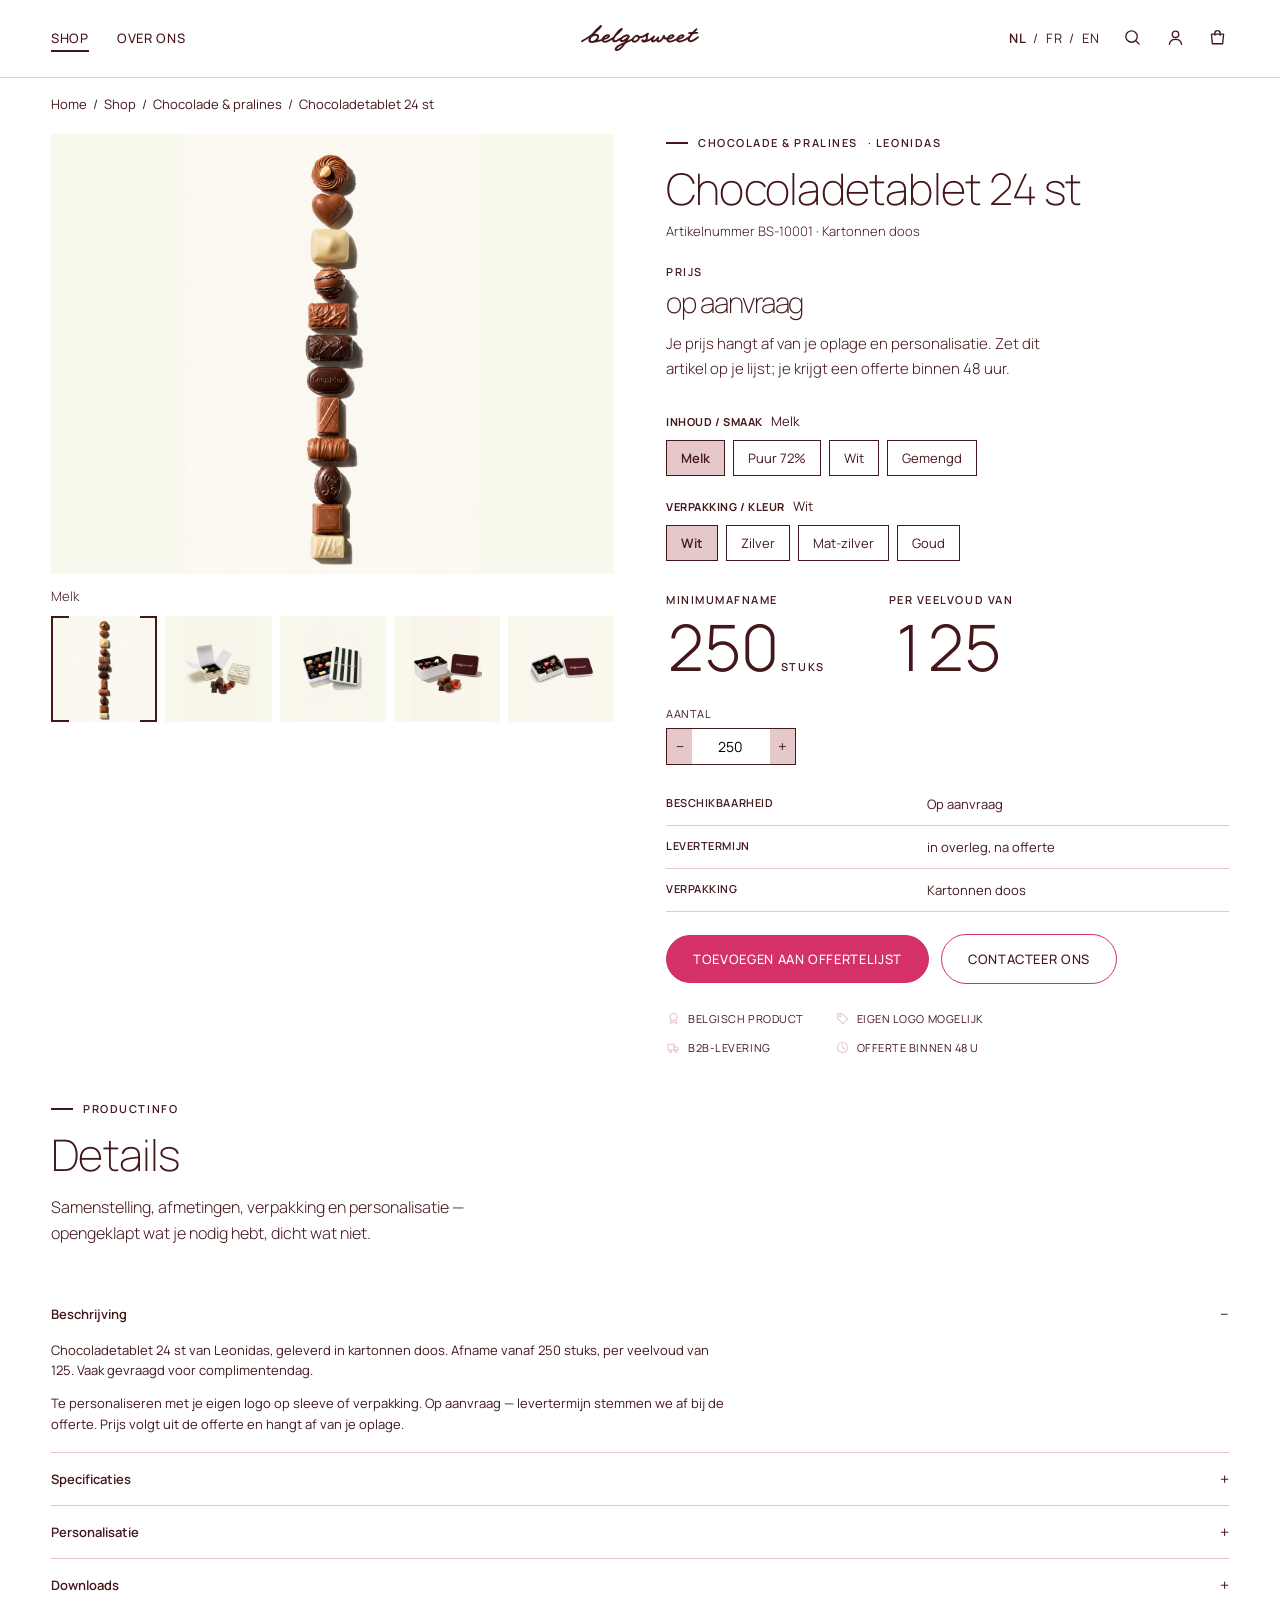
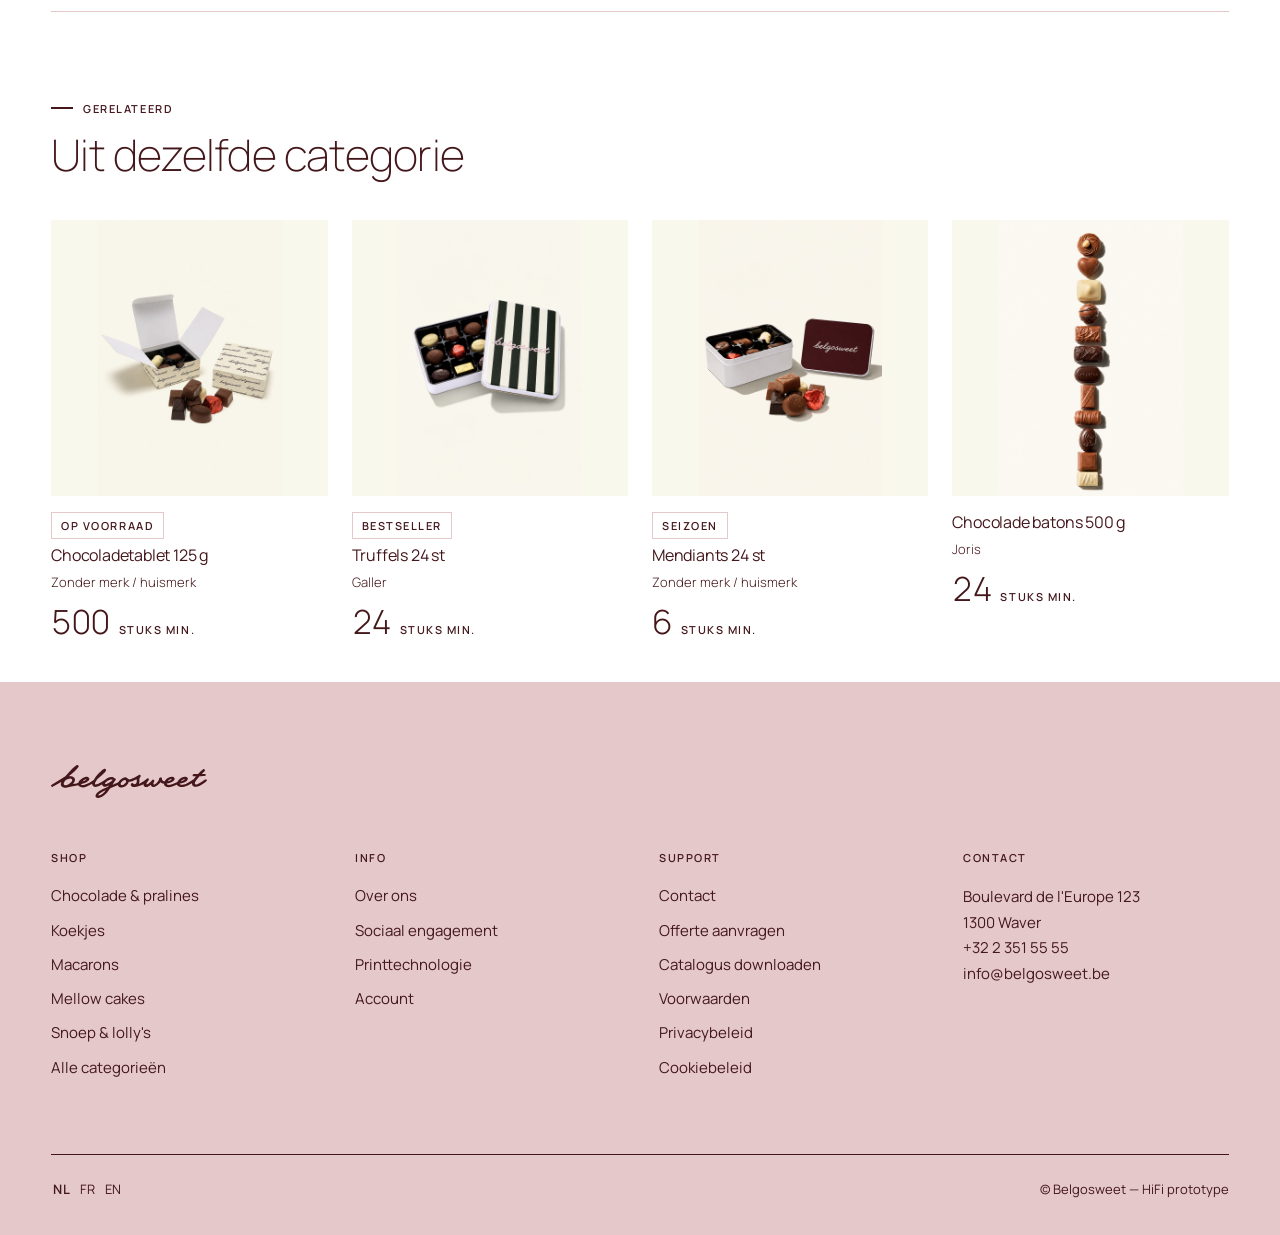
<file: product.html>
<!DOCTYPE html>
<html lang="nl">
<head>
<meta charset="UTF-8">
<meta name="viewport" content="width=device-width, initial-scale=1.0">
<title>Belgosweet — HiFi — Productdetail</title>
<link rel="icon" href="assets/logo/favicon.svg" type="image/svg+xml">
<link rel="stylesheet" href="assets/css/colors.css">
<link rel="stylesheet" href="assets/css/fonts.css">
  <link rel="stylesheet" href="assets/css/type.css">
<link rel="stylesheet" href="styles.css">
</head>
<body data-page="product">

<div id="shell-header"></div>

<main>
  <div class="wrap">
    <div class="breadcrumb" id="pdp-crumbs"></div>

    <div class="pdp">
      <div class="pdp-gallery" id="pdp-gallery"></div>
      <div class="pdp-info" id="pdp-info"></div>
    </div>

    <!-- PRODUCTINFO -->
    <section class="section">
      <div class="section-head">
        <div>
          <p class="eyebrow">Productinfo</p>
          <h2 class="section-title">Details</h2>
          <p class="section-sub">
            Samenstelling, afmetingen, verpakking en personalisatie — opengeklapt
            wat je nodig hebt, dicht wat niet.
          </p>
        </div>
      </div>
      <div id="pdp-accordion"></div>
    </section>

    <!-- GERELATEERD -->
    <section class="section">
      <div class="section-head">
        <div>
          <p class="eyebrow">Gerelateerd</p>
          <h2 class="section-title">Uit dezelfde categorie</h2>
        </div>
      </div>
      <div id="pdp-related"></div>
    </section>
  </div>
</main>

<div id="shell-footer"></div>

<script src="data.js"></script>
<script src="app.js"></script>
</body>
</html>
</file>
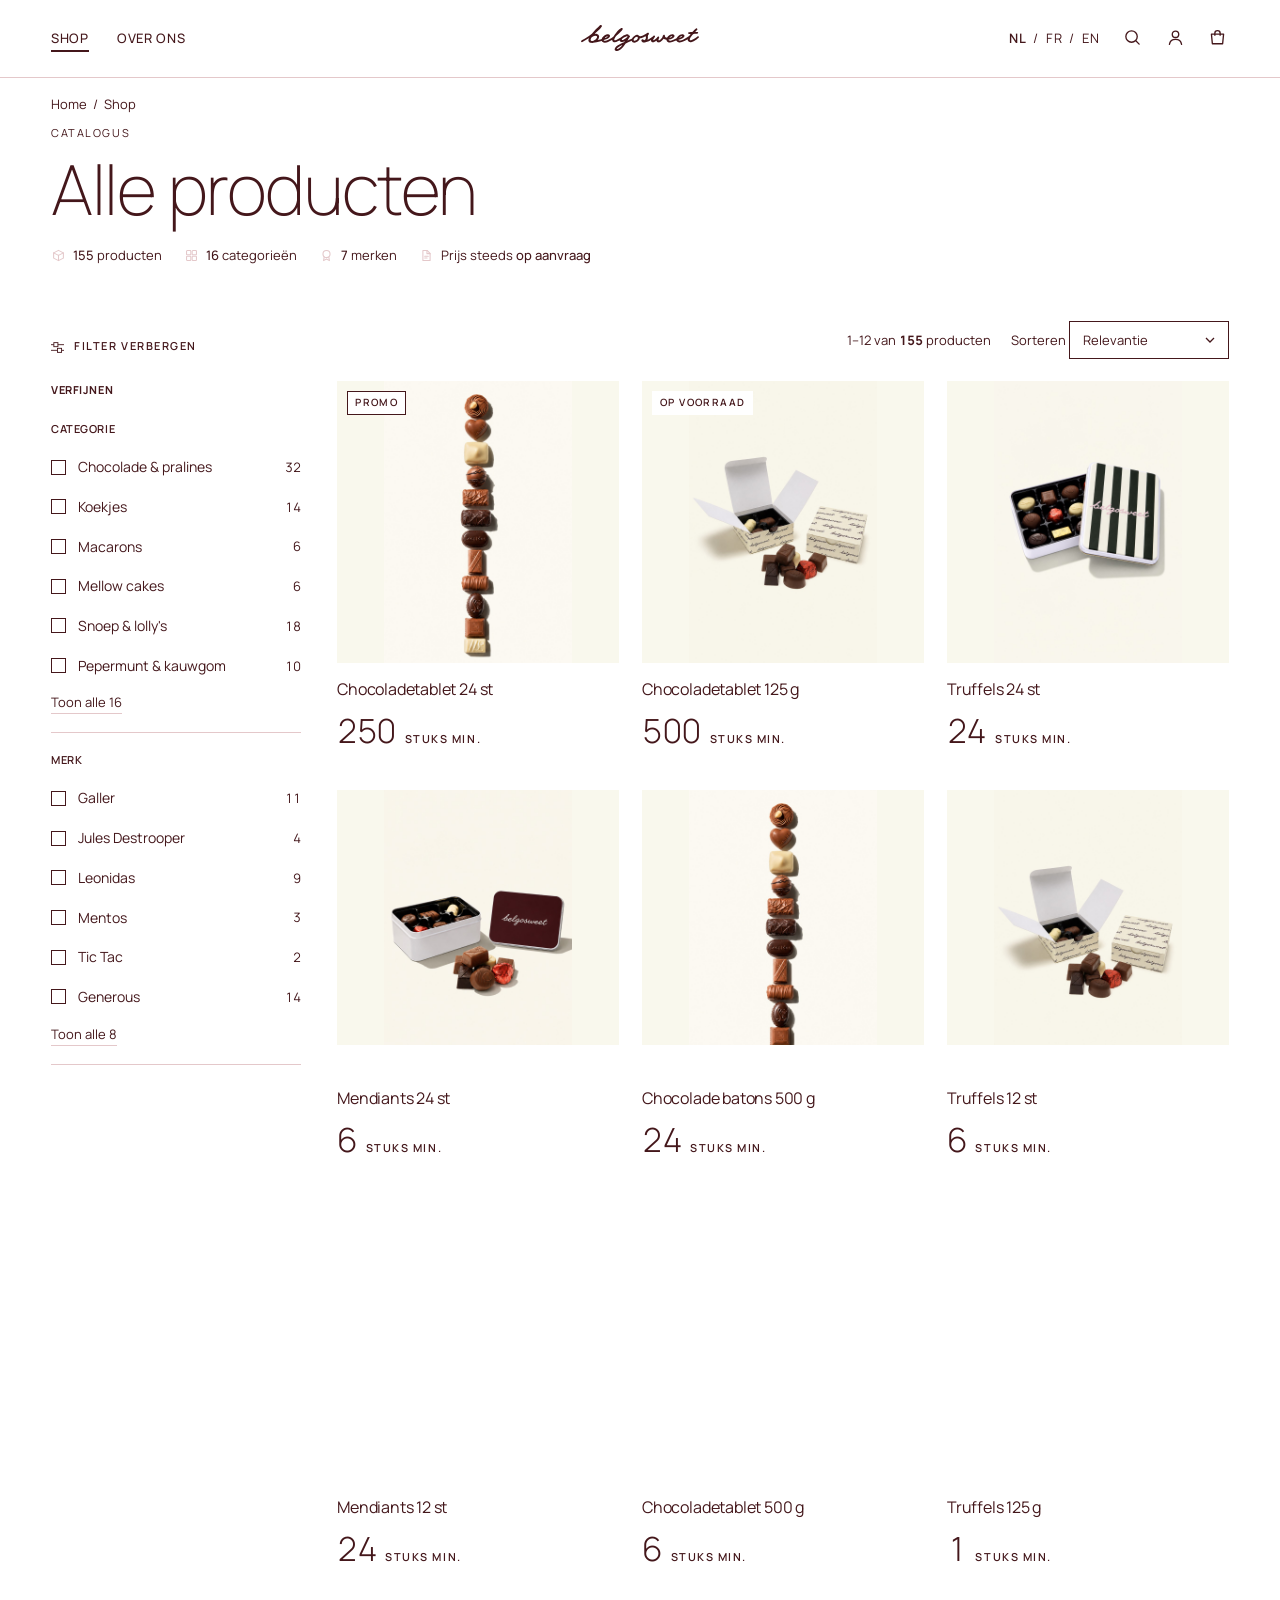
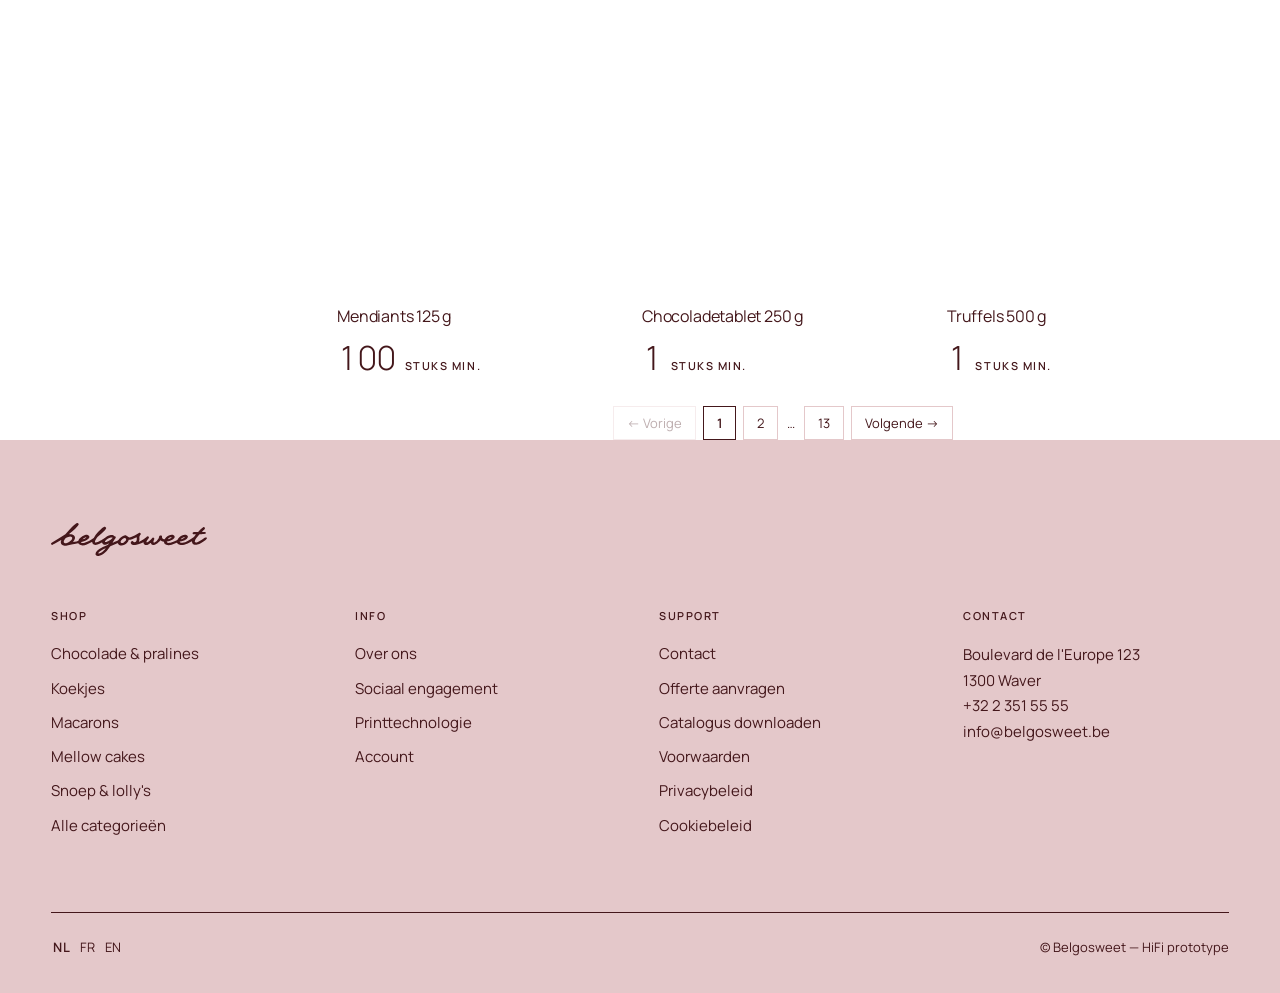
<file: shop.html>
<!DOCTYPE html>
<html lang="nl">
<head>
<meta charset="UTF-8">
<meta name="viewport" content="width=device-width, initial-scale=1.0">
<title>Belgosweet — HiFi — Shop</title>
<link rel="icon" href="assets/logo/favicon.svg" type="image/svg+xml">
<link rel="stylesheet" href="assets/css/colors.css">
<link rel="stylesheet" href="assets/css/fonts.css">
  <link rel="stylesheet" href="assets/css/type.css">
<link rel="stylesheet" href="styles.css">
</head>
<body data-page="shop">

<div id="shell-header"></div>

<main>
  <!-- .wrap-wide en niet .wrap: de zijmarges lopen hier gelijk met de home.
       .wrap kapt af op 1280px en .wrap-wide op 1600, dus boven 1280 stond de
       catalogus smaller ingesprongen dan de pagina waar je vandaan kwam. De
       gutter is in allebei dezelfde clamp(20px, 4vw, 56px); alleen de
       bovengrens verschilde. -->
  <div class="wrap-wide">
    <div class="breadcrumb" id="shop-crumbs"></div>

    <!-- KOP — zonder beeld: dit is de index, geen bestemming -->
    <section class="cat-hero plain">
      <div class="cat-hero-body">
        <p class="cat-hero-eyebrow">Catalogus</p>
        <h1 class="cat-hero-title">Alle producten</h1>
        <p class="cat-hero-facts" id="shop-hero-meta"></p>
      </div>
    </section>

    <!-- Balk + filterpaneel + productraster worden hier gerenderd -->
    <div id="shop-catalog"></div>
  </div>
</main>

<div id="shell-footer"></div>

<script src="data.js"></script>
<script src="app.js"></script>
</body>
</html>
</file>
<file: assets/css/colors.css>
/* ============================================================
   Belgosweet — kleurpalet
   ------------------------------------------------------------
   ZES KLEUREN. GEEN VARIANTEN.

   Geen tussentinten, geen transparantie, geen color-mix(), geen
   lichtere of donkerdere versie van een basiskleur. Elke waarde
   die de site tekent staat letterlijk in blok 1 hieronder.

   Alles daaronder is uitsluitend een NAAM die naar een van die
   zes wijst. Wie een token toevoegt, wijst het naar een van de
   zes — er wordt niets gemengd.

   Gevolg voor de hiërarchie: op crème is er precies één
   tekstkleur die de norm haalt (donkerrood, 14.22:1). Er bestaat
   dus geen "lichtere grijstint" voor bijschriften of tellers.
   Rangorde loopt daarom via GROOTTE en GEWICHT, niet via kleur.
   Zie BRANDING.md §3.3.

   Contrastverhoudingen staan per regel, berekend volgens
   WCAG 2.1. Zie de volledige matrix in BRANDING.md §2.2.
   ============================================================ */

:root{

  /* ---- 1. De zes. Dit is de volledige lijst. ---------------- */

  --cream:    #F9F8ED;   /* Off-white / Crème            249,248,237 */
  --pink:     #E4C8CA;   /* Lichtroze / Poederroze       228,200,202 */
  --burgundy: #44171B;   /* Donkerrood / Kastanjebruin    68, 23, 27 */
  --green:    #1C2518;   /* Donkergroen / Zwartgroen      28, 37, 24 */
  --sage:     #B8C298;   /* Saliegroen / Olijfgroen      184,194,152 */
  --magenta:  #D33168;   /* Felroze / Magenta            211, 49,104 */


  /* ---- 1b. Wit ---------------------------------------------- */
  /* Zuiver wit stond NIET in de oorspronkelijke zes. Het is er op
     uitdrukkelijk verzoek bijgekomen als paginagrond, en dat heeft
     één gevolg dat je moet kennen: crème is daarmee gepromoveerd
     van "de grond van het scherm" naar "een vlak op het scherm".
     Productbeelden staan nu op crème en dat crème leest alleen als
     vlak zolang de pagina eromheen wit is.

     Wit is grond, en sinds de CTA een vol magenta vlak is ook
     de tekstkleur van dat ene label: wit op magenta haalt 4.76:1
     waar crème op 4.46:1 blijft steken. Zie §6.

     Donkerrood haalt op wit 15.17:1 (nog iets meer dan de 14.22:1
     op crème), dus de tekstregels uit §2 blijven onveranderd
     gelden. Eén ding wordt wél zwakker: roze op wit is 1.40:1
     tegenover 1.47:1 op crème. Decoratieve lijnen fluisteren op
     een witte pagina dus nog zachter dan ze al deden. */

  --white:    #FFFFFF;   /* Paginagrond                  255,255,255 */


  /* ---- 2. Tekst op lichte vlakken --------------------------- */
  /* Donkerrood haalt 14.22:1 op crème, 9.69:1 op roze en
     8.10:1 op salie. Het is de enige tekstkleur op licht.
     De vier ink-namen blijven bestaan omdat styles.css ze
     gebruikt, maar ze wijzen bewust allemaal naar dezelfde
     kleur: er ís geen zachtere trap. */

  --ink:   var(--burgundy);
  --ink-2: var(--burgundy);
  --ink-3: var(--burgundy);


  /* ---- 3. Lijnen ------------------------------------------- */
  /* Roze op crème geeft 1.47:1 — precies genoeg om een vlak af
     te bakenen zonder een streep te trekken. Dat is genoeg voor
     DECORATIEVE scheidingen.

     Voor de rand van een bedienbaar element (invoerveld, select,
     variantknop) eist WCAG 1.4.11 minstens 3:1. Roze en salie
     halen dat niet. Zulke randen krijgen daarom --control. */

  --rule:    var(--pink);
  --rule-2:  var(--pink);
  --ink-4:   var(--pink);      /* enkel lijnen en iconen, nooit tekst */
  --control: var(--burgundy);  /* rand van bedienbare elementen, 14.22:1 */


  /* ---- 4. Vlakken ------------------------------------------ */
  /* Crème draagt het grootste deel van elk scherm. Roze en salie
     zijn de zachte vlakken die het ritme breken — nooit twee
     direct na elkaar. */

  --paper:     var(--white);  /* de pagina zelf                       */
  --paper-2:   var(--pink);
  /* Het beeldvlak was roze zolang de pagina crème was. Nu de pagina wit
     is, is crème precies het juiste vlak: het licht ver genoeg op tegen
     wit om een tegel af te bakenen, en het is exact de grond waarop de
     productopnames zijn gefotografeerd (#F9F9F0). Het product lijkt
     daardoor vrij te staan in plaats van in een fotokadertje. */
  --surface:   var(--cream);  /* beeldvlak; donkerrood erop = 14.22:1 */
  --band-pink: var(--pink);
  --band-sage: var(--sage);


  /* ---- 5. Donkere secties ---------------------------------- */
  /* Salie is op donkergroen wél bruikbaar als tweede tekstkleur
     (8.45:1) — daar bestaat de trap dus wel. */

  --void:      var(--green);
  --on-void:   var(--cream);  /* 14.83:1 */
  --on-void-2: var(--sage);   /*  8.45:1 */


  /* ---- 6. Accent en actie ---------------------------------- */
  /* Twee verschillende dingen die vroeger één token waren.

     ACCENT is decoratief: scheidingslijnen, sectieranden, het
     streepje voor een bovenkopje, de rand van een badge. Dat is
     ROZE. Roze op wit haalt 1.40:1 en op crème 1.47:1 — genoeg om
     een vlak af te bakenen, te weinig om iets te roepen. Precies
     wat een decoratieve lijn moet doen.

     CTA is magenta, en magenta is NERGENS anders. Eén kleur die
     alleen op "hier klik je" staat, blijft dat betekenen; dezelfde
     kleur op koppen, prijzen, vinkjes en sectielijnen betekent
     niets meer. De hele site draait op crème en roze, en magenta
     is het enige punt waar dat wordt doorbroken.

     Let op de tekstkleur die bij magenta hoort: WIT, niet crème.
     Crème op magenta is 4.46:1 en zakt daarmee onder de 4.5:1 die
     lopende tekst nodig heeft — een knoplabel van 13px valt daar
     precies buiten. Wit op magenta is 4.76:1 en haalt het wel.
     Dat verschil van 0.3 is de reden dat --on-cta bestaat.

     Roze draagt zelf nooit tekst, dus wat op een roze vlak staat
     is donkerrood (9.69:1). Vandaar --accent-on. */

  --accent:    var(--pink);
  --accent-on: var(--ink);     /* donkerrood op roze,  9.69:1 */

  --cta:       var(--magenta); /* uitsluitend knoppen en CTA-randen */
  --on-cta:    var(--white);   /* wit op magenta,      4.76:1 */


  /* ---- 7. Legacy-aliassen ---------------------------------- */

  --ink-soft:  var(--ink-3);
  --ink-faint: var(--ink-4);
  --line:      var(--rule-2);
  --line-soft: var(--rule);
  --bg:        var(--paper);
  --bg-alt:    var(--paper-2);
  --ph:        var(--surface);
}
</file>
<file: assets/css/fonts.css>
/* ============================================================
   Belgosweet — typografie
   ------------------------------------------------------------
   Eén familie: Manrope. Variable, as `wght` 200–800.
   SIL Open Font License 1.1 — zie ../fonts/OFL.txt.

   LET OP: Manrope heeft GEEN breedte-as. De MidFi bouwde
   hiërarchie op `wdth` (Archivo); dat is hier vervangen door
   gewicht, grootte en letterafstand. Zie BRANDING.md §3.2.

   De bestanden zijn TTF zoals aangeleverd. Voor productie horen
   ze naar WOFF2 (± 60 KB i.p.v. 167 KB); voor dit prototype is
   dat geen blokker.
   ============================================================ */

@font-face{
  font-family:"Manrope";
  src:url("../fonts/Manrope-VariableFont_wght.ttf") format("truetype-variations"),
      url("../fonts/Manrope-VariableFont_wght.ttf") format("truetype");
  font-weight:200 800;
  font-style:normal;
  font-display:swap;
}

/* Statische fallbacks voor browsers zonder variable-font-ondersteuning.
   Alleen de gewichten die de schaal in BRANDING.md §3.3 echt gebruikt.

   200 en 300 staan hier sinds de koppen van 700 naar 200 gingen. Zonder
   deze twee valt een browser zonder variable-font-ondersteuning terug op
   het dichtstbijzijnde gewicht dat hij wél kent — 400 — en dan verdwijnt
   het hele verschil tussen kop en lopende tekst. */
@font-face{
  font-family:"Manrope Static";
  src:url("../fonts/static/Manrope-ExtraLight.ttf") format("truetype");
  font-weight:200; font-style:normal; font-display:swap;
}
@font-face{
  font-family:"Manrope Static";
  src:url("../fonts/static/Manrope-Light.ttf") format("truetype");
  font-weight:300; font-style:normal; font-display:swap;
}
@font-face{
  font-family:"Manrope Static";
  src:url("../fonts/static/Manrope-Regular.ttf") format("truetype");
  font-weight:400; font-style:normal; font-display:swap;
}
@font-face{
  font-family:"Manrope Static";
  src:url("../fonts/static/Manrope-Medium.ttf") format("truetype");
  font-weight:500; font-style:normal; font-display:swap;
}
@font-face{
  font-family:"Manrope Static";
  src:url("../fonts/static/Manrope-SemiBold.ttf") format("truetype");
  font-weight:600; font-style:normal; font-display:swap;
}
@font-face{
  font-family:"Manrope Static";
  src:url("../fonts/static/Manrope-Bold.ttf") format("truetype");
  font-weight:700; font-style:normal; font-display:swap;
}
@font-face{
  font-family:"Manrope Static";
  src:url("../fonts/static/Manrope-ExtraBold.ttf") format("truetype");
  font-weight:800; font-style:normal; font-display:swap;
}

:root{
  --font-sans:"Manrope","Manrope Static",-apple-system,BlinkMacSystemFont,
              "Helvetica Neue",Arial,sans-serif;
}
</file>
<file: assets/css/type.css>
/* ============================================================
   Belgosweet — typografische schaal
   ------------------------------------------------------------
   De tegenhanger van colors.css. Dat bestand bevat zes
   hexwaarden en dwingt daarmee het palet af; dit bestand bevat
   dertien groottes en acht spatiëringen en dwingt daarmee de
   schaal af.

   REGEL: styles.css bevat geen enkele losse font-size meer.
   Wie een grootte nodig heeft, kiest een token. Wie vindt dat
   er een stap ontbreekt, voegt hem HIER toe — met een reden.

   Zonder deze regel liep het uit de hand: 151 losse
   font-size-declaraties, 41 verschillende waarden, 22 aparte
   clamp()-curves, 34 spatiëringen. Groottes stonden bovendien
   in twee eenheden door elkaar (13px én 0.8125rem is dezelfde
   letter, twee keer opgeschreven).

   Laden NA fonts.css, VÓÓR styles.css. Zie BRANDING.md §3.
   ============================================================ */

:root{

  /* ---- Koppen -------------------------------------------------
     Vier stappen. Allemaal gewicht 200 (zie styles.css h1,h2,h3);
     alleen h1.display staat op 700. De rangorde komt van grootte,
     niet van gewicht. */

  /* Hero. Eén per pagina. */
  --fs-display:clamp(2.7rem, 6.6vw, 5.6rem);

  /* Paginakop en categoriekop. */
  --fs-title:clamp(2.5rem, 5.4vw, 4.4rem);

  /* Sectiekop, productnaam, groot statement.
     Vervangt vier bijna-identieke curves die naast elkaar op
     één pagina als een wiebel lazen. */
  --fs-head:clamp(1.9rem, 3.4vw, 3rem);

  /* Subkop, prijsuitspraak, zoekveld, afsluiter-lede. */
  --fs-sub:clamp(1.5rem, 2.2vw, 2.1rem);

  /* ---- Ondersteunende tekst ----------------------------------
     De ondergrens ligt bewust op 1.15rem (18.4px): dat is de
     grens waaronder gewicht 200 niet meer draagt. Zie BRANDING
     §3.3. Zakt deze token, dan moet het gewicht mee omhoog. */
  --fs-lede:clamp(1.15rem, 1.4vw, 1.35rem);

  /* ---- Lopende tekst ------------------------------------------
     Blijft 400. Op 16px is 200 op een gewoon scherm te ijl. */
  --fs-body:1rem;         /* 16 — lopende tekst, kaarttitels     */
  --fs-body-2:0.9375rem;  /* 15 — footer, verhaalkolom, lijsten  */
  --fs-sm:0.875rem;       /* 14 — formuliervelden, tekstlinks    */
  --fs-xs:0.8125rem;      /* 13 — meta, bijschrift, prijsregel   */

  /* ---- Kapitalen ----------------------------------------------
     Blijven 600: uppercase op klein formaat heeft gewicht nodig,
     geen elegantie. */
  --fs-label:0.6875rem;   /* 11 — labels, eyebrows, tabelkoppen  */
  --fs-micro:0.625rem;    /* 10 — tellers, merktekens            */

  /* ---- Register ------------------------------------------------
     Het enige grote LICHTE element op de pagina (gewicht 300),
     en daardoor het element dat opvalt. Altijd tabular-nums. */
  --fs-num:clamp(1.9rem, 2.6vw, 2.5rem);
  --fs-num-lg:clamp(2.6rem, 5vw, 4.1rem);

  /* ---- Spatiëring ---------------------------------------------
     Hangt aan de GROOTTE, niet aan het component. Dat was de
     tweede bron van drift: elk onderdeel koos zijn eigen waarde.

     Let op de richting: bij dalend gewicht gaat de spatiëring
     juist OMHOOG (minder negatief). Dikke stokken onderscheiden
     zich vanzelf; dunne stokken lopen op krappe afstand optisch
     in elkaar over. */
  --tr-display:-0.042em;  /* alleen h1.display, 700              */
  --tr-tight:-0.022em;    /* display 200, page-title             */
  --tr-head:-0.018em;     /* head, sub                           */
  --tr-num:-0.045em;      /* register — cijfers verdragen krap   */
  --tr-body:-0.012em;     /* kaarttitels, tegelnamen             */
  --tr-flat:0;            /* lopende tekst, bijschriften         */
  --tr-ui:0.05em;         /* kapitalen 12px+: knoppen, velden    */
  --tr-label:0.14em;      /* kapitalen 11px en kleiner           */
}

/* ============================================================
   Telefoon — alleen het register
   ------------------------------------------------------------
   De koppen hierboven zakken op een smal scherm netjes naar hun
   ondergrens: --fs-display komt op 43px uit en dat is precies
   goed voor een hero van 390px breed. Aan die stappen hoeft
   niets te gebeuren.

   Bij de twee registergetallen klopt de ondergrens niet, en dat
   komt doordat ze niet in een kolom staan maar in een TEGEL. Op
   de laptop staat --fs-num van 30px in een tegel van 300px; op
   de telefoon staat diezelfde 30px in een tegel van 165px. Het
   getal is dan bijna een vijfde van de tegelbreedte, en bij
   "500 stuks min." naast "1 stuks min." krijg je twee tegels
   naast elkaar waarvan de ene regel drie keer zo breed is als
   de andere. Het register moet de rangorde dragen (§3.3), niet
   de tegel overstemmen.

   Alleen de ondergrens zakt; de curve en de bovengrens blijven
   staan, dus vanaf de tablet verandert er niets. De ondergrens
   van --fs-num blijft ruim boven die van --fs-sub, dus de
   rangorde-via-grootte blijft intact.
   ============================================================ */

@media (max-width: 620px){
  :root{
    --fs-num:clamp(1.5rem, 2.6vw, 2.5rem);      /* 30 -> 24 px */
    --fs-num-lg:clamp(2.05rem, 5vw, 4.1rem);    /* 42 -> 33 px */
  }
}
</file>
<file: styles.css>
/* ============================================================
   Belgosweet — HiFi stylesheet
   ------------------------------------------------------------
   De structuur uit de MidFi, nu in het merk. Kleur komt
   uitsluitend uit assets/css/colors.css; typografie uit
   assets/css/fonts.css. Beide moeten VÓÓR dit bestand
   ingeladen zijn.

   In dit bestand staat geen enkele hexwaarde. Wie er een nodig
   heeft, voegt hem toe aan colors.css — niet hier. Zo blijft
   het palet van zes afdwingbaar. Zie BRANDING.md.
   ============================================================ */

/* Kleurtokens staan in assets/css/colors.css — de enige bron.
   Hier alleen wat géén kleur is: ruimte, stapeling, beweging. */
:root{
  /* ---- Ruimte ---- */
  --gap:24px;
  --maxw:1280px;
  --gutter:clamp(20px, 4vw, 56px);
  --header-h:76px;
  --section-y:clamp(96px, 11vw, 190px);

  /* ---- Semantische z-schaal ---- */
  --z-sticky:100;
  --z-drawer:200;
  --z-overlay:300;
  --z-control:400;

  /* ---- Beweging ---- */
  --ease:cubic-bezier(0.22, 1, 0.36, 1);      /* ease-out-quint */
  --ease-soft:cubic-bezier(0.33, 1, 0.68, 1);
}

*{ box-sizing:border-box; }
html{ scroll-behavior:smooth; -webkit-text-size-adjust:100%; }

body{
  margin:0;
  font-family:var(--font-sans);
  color:var(--ink-2);
  background:var(--paper);
  font-size:var(--fs-body);
  line-height:1.55;
  -webkit-font-smoothing:antialiased;
  text-rendering:optimizeLegibility;
}

a{ color:inherit; text-decoration:none; }
img,svg{ display:block; max-width:100%; }
button{ font-family:inherit; font-size:inherit; color:inherit; cursor:pointer; }
input,select,textarea{ font-family:inherit; }

/* Zichtbare focus is niet onderhandelbaar — B2B-gebruikers
   tabben door filters en formulieren. */
:focus-visible{
  outline:2px solid var(--ink);
  outline-offset:3px;
  border-radius:1px;
}

/* ---- Typografische schaal ----------------------------------
   Groottes en spatiëring staan in assets/css/type.css. Hier
   staat alleen wat een token NIET kan uitdrukken: welk gewicht
   bij welke rol hoort, en waarom.

   REGEL: geen losse font-size in dit bestand. Kies een token.

   De hiërarchie komt van GROOTTE, niet van gewicht:

     h1.display     700  het enige zware element, één per pagina
     koppen         200  extra light, groot — maat doet het werk
     lede           200  extra light, 18px+
     lopende tekst  400  regular
     details        300  light
     nadruk in tekst 500 <b> in feiten, attributies, actieve staat
     labels/units   600  semibold, kapitalen
     register       300  light, groot — de cijfers

   Eén zwaar element werkt; twee maken er een wedstrijd van. Een
   sectiekop van 50px extra light staat boven lopende tekst van
   16px regular zonder dat er gewicht aan te pas komt.

   Daardoor is het aantallenregister het enige grote LICHTE
   element op de pagina — en dat maakt het het element dat opvalt.

   Waar de grens ligt: gewicht 200 heeft formaat nodig. Boven
   ± 18px draagt het; daaronder worden de stokken te dun, zeker
   op een scherm zonder hoge pixeldichtheid. Lopende tekst blijft
   daarom 400 en kleine kapitalen blijven 600. Let op: een
   contrastcontrole vangt dit NIET — die rekent op kleur, niet op
   streekdikte. Dit is een leesbaarheidsgrens, geen contrastgrens.

   500 en 600 zijn geen dubbeling: 500 is nadruk BINNEN lopende
   tekst, 600 is de kapitalenfamilie en actieve UI-staten. */

h1,h2,h3{
  color:var(--ink);
  font-weight:200;
  line-height:1.1;
  letter-spacing:var(--tr-head);
  text-wrap:balance;
  margin:0;
}

/* De uitzondering hangt aan het ELEMENT, niet aan de klasse: h1.display is
   vet, .display op wat dan ook is extra light. Dat is met opzet, want
   .display staat op drie plekken en maar twee daarvan zijn een H1 — de
   afsluiter op de home gebruikt dezelfde maat voor een H2. Zou het vet aan
   de klasse hangen, dan is die afsluiter net zo zwaar als de hero en heb je
   twee zware elementen op één pagina. Eén zwaar element werkt; twee maken
   er een wedstrijd van.

   Let op de spatiëring: die gaat bij 200 juist OMHOOG (minder negatief).
   Bij een vette kop mogen letters tegen elkaar aan omdat de stokken dik
   genoeg zijn om zich te onderscheiden; bij extra light lopen dunne
   stokken op krappe afstand optisch in elkaar over. Vandaar -0.042em op de
   vette H1 en -0.022em op dezelfde maat in extra light. */
.display{
  font-size:var(--fs-display);
  font-weight:200;
  line-height:1.0;
  letter-spacing:var(--tr-tight);
}
h1.display{
  font-weight:700;
  line-height:0.96;
  letter-spacing:var(--tr-display);
}
.h-lg{
  font-size:var(--fs-head);
  font-weight:200; letter-spacing:var(--tr-head); line-height:1.1;
}
/* Sectiekoppen stonden hier in magenta. Ze staan nu donkerrood, net als
   op elke andere pagina: magenta is voorbehouden aan de CTA. Een kop is
   geen actie, en een kop die dezelfde kleur draagt als de knop ernaast
   maakt de knop onvindbaar. De rangorde op de home loopt dus via maat en
   gewicht — 32-50px vet tegenover 15px lopende tekst — precies zoals
   colors.css §2 het voorschrijft voor de rest van de site. */
.h-md{
  font-size:var(--fs-sub);
  font-weight:200; letter-spacing:var(--tr-head);
}

.lede{
  /* Extra light kan hier, maar alleen omdat de ondergrens op 1.15rem
     (18.4px) ligt. Zakt dit onder ± 18px, dan moet het terug naar 300.
     Dit is de grens die bepaalt wat wél en niet op 200 mag. */
  font-size:var(--fs-lede);
  font-weight:200;
  line-height:1.6;
  color:var(--ink-2);
  max-width:52ch;
  text-wrap:pretty;
}
.meta{ font-size:var(--fs-xs); font-weight:300; color:var(--ink-3); letter-spacing:var(--tr-flat); }

/* Sparingly. Niet boven elke sectie — dat is precies het
   sjabloon-signaal dat we hier wegwerken. */
.label{
  font-size:var(--fs-label); text-transform:uppercase; letter-spacing:var(--tr-label);
  font-weight:600; color:var(--ink-3);
}

p{ margin:0 0 1em; }
p:last-child{ margin-bottom:0; }

/* width:100% is nodig omdat deze wrappers ook binnen flex-kolommen
   staan (de hero). Daar zorgt `margin:0 auto` anders voor
   shrink-to-fit in plaats van volle breedte. */
.wrap{ width:100%; max-width:var(--maxw); margin:0 auto; padding:0 var(--gutter); }
.wrap-wide{ width:100%; max-width:1600px; margin:0 auto; padding:0 var(--gutter); }
.hidden{ display:none !important; }

/* Onderstreping die van links uitgroeit — gebruikt voor tekstlinks
   die als actie lezen zonder knop te worden. */
.ulink{
  display:inline-block; position:relative; color:var(--ink);
  font-size:var(--fs-sm); padding-bottom:3px;
}
.ulink::after{
  background:var(--ink);
  content:""; position:absolute; left:0; right:0; bottom:0; height:1px;
  background:currentColor; transform-origin:left;
  transition:transform .5s var(--ease);
}
.ulink:hover::after{ transform:scaleX(0); transform-origin:right; }

/* ============================================================
   Header
   ============================================================ */

/* De shell wordt door JavaScript in deze container gerenderd. Zonder
   `display:contents` blijft de header een sticky kind van een doosje
   dat exact even hoog is als hijzelf — dan heeft sticky geen ruimte om
   te blijven plakken en scrolt de balk gewoon mee weg. Zo wordt de
   header voor de layout een direct kind van <body>. */
#shell-header{ display:contents; }

/* Drie zones: navigatie links, woordmerk gecentreerd, hulpmiddelen
   rechts. "Home" is geen navigatie-item — het woordmerk is de weg
   terug, zoals op vrijwel elke site die deze indeling gebruikt. */
.site-header{
  position:sticky; top:0; z-index:var(--z-sticky);
  background:var(--paper);
  border-bottom:1px solid var(--rule);
  transition:background .45s var(--ease), border-color .45s var(--ease), color .45s var(--ease);
}
.header-grid{
  display:grid; grid-template-columns:1fr auto 1fr; align-items:center;
  gap:24px; min-height:var(--header-h);
}

.wordmark{
  grid-column:2; justify-self:center;
  display:flex; align-items:center;
  font-size:var(--fs-lede);
  font-weight:700; letter-spacing:var(--tr-flat); color:var(--ink);
  white-space:nowrap;
}
/* Minimum 120px breed (BRANDING.md §4.2) — daaronder lopen de dunne
   verbindingen in de script dicht.

   De maat wordt op de BREEDTE gezet, niet op de hoogte. Met een hoogte
   plus `min-width` won de min-width op smalle schermen van de `width:auto`
   en werd het logo uitgerekt. Belangrijker nog: het woordmerk in de hero
   krimpt naar precies deze maat (zie .hero-wordmark) — dat werkt alleen
   als beide exemplaren dezelfde verhouding houden. */
.wordmark img{
  width:clamp(118px, 8.8vw, 126px);
  height:auto;
}

/* Woordmerk in de footer — iets ruimer, met de vrije ruimte eronder. */
.footer-brand{ margin-bottom:clamp(32px, 4vw, 52px); }
.footer-brand img{ height:clamp(26px, 2.6vw, 34px); width:auto; }

.nav-left{ grid-column:1; display:flex; align-items:center; gap:clamp(16px, 2.2vw, 32px); }
.nav-left a{
  position:relative; font-size:var(--fs-xs); font-weight:500;
  letter-spacing:var(--tr-ui); text-transform:uppercase; color:var(--ink);
  padding:4px 0;
}
.nav-left a::after{
  content:""; position:absolute; left:0; bottom:0; width:100%; height:2px;
  background:var(--ink); transform:scaleX(0); transform-origin:left;
  transition:transform .45s var(--ease);
}
.nav-left a:hover::after,
.nav-left a.active::after{ transform:scaleX(1); }

.nav-right{
  grid-column:3; justify-self:end;
  display:flex; align-items:center; gap:clamp(12px, 1.6vw, 22px);
}
.lang-switch{ display:flex; align-items:center; gap:5px; font-size:var(--fs-xs); letter-spacing:var(--tr-ui); color:var(--ink-3); }
.lang-switch a{ padding:2px; }
.lang-switch a.active{ color:var(--ink); font-weight:600; }
.lang-switch .div{ color:var(--ink-3); }

.icon-btn{
  display:inline-flex; align-items:center; justify-content:center;
  position:relative; width:34px; height:34px; margin:-6px;
  background:none; border:none; color:var(--ink);
  transition:opacity .3s var(--ease);
}
.icon-btn:hover{ opacity:.6; }
.icon-btn svg{ width:19px; height:19px; }
.icon-btn .count{
  position:absolute; top:1px; right:1px;
  min-width:15px; height:15px; padding:0 3px;
  background:var(--ink); color:var(--paper);
  font-size:var(--fs-micro); font-weight:600; line-height:15px; text-align:center;
  border-radius:100px;
}
.icon-btn .count[data-empty="true"]{ display:none; }

/* ---------- Shop-dropdown ----------
   De header groeit uit tot een wit paneel met de volledige
   catalogus. Ligt óver de pagina in plaats van de inhoud naar
   beneden te duwen — anders springt alles bij elke hover. */
.mega{
  position:absolute; top:100%; left:0; right:0;
  background:var(--paper);
  /* Dicht is dit paneel 0 hoog plus 1px rand. Zonder padding-box zou de
     achtergrond ónder die rand doorlopen en over een donkere hero een
     witte haarlijn trekken die er niet hoort. */
  background-clip:padding-box;
  border-bottom:1px solid transparent;
  display:grid; grid-template-rows:0fr;
  opacity:0; pointer-events:none;
  transition:grid-template-rows .45s var(--ease), opacity .3s var(--ease),
             border-color .45s var(--ease);
}
.mega.open{
  grid-template-rows:1fr; opacity:1; pointer-events:auto;
  border-bottom-color:var(--rule);
}
.mega > div{ overflow:hidden; }

/* Seizoensregel bovenaan het paneel. Dit is een link, dus een bedienbaar
   element, en dan moet de rand 3:1 halen — roze doet 1,40:1. Donkerrood
   dus, net als bij de andere bedienbare randen. */
.mega-season{
  display:flex; align-items:center; gap:16px; flex-wrap:wrap;
  margin-top:clamp(22px, 2.4vw, 34px);
  padding:16px 20px;
  border:1.5px solid var(--control);
  color:var(--ink);
  transition:background .3s var(--ease);
}
.mega-season:hover{ background:var(--paper-2); }
.mega-season-k{
  font-size:var(--fs-label); font-weight:700; text-transform:uppercase;
  letter-spacing:var(--tr-label); white-space:nowrap;
}
.mega-season-v{ font-size:var(--fs-body-2); color:var(--ink-2); }
.mega-season svg{ margin-left:auto; width:16px; height:16px; flex:0 0 auto; }

.mega-inner{
  display:grid; grid-template-columns:repeat(4, 1fr);
  gap:clamp(20px, 2.4vw, 44px);
  padding:clamp(22px, 2.4vw, 34px) 0 clamp(24px, 2.6vw, 36px);
}
/* Geen lijn onder de kolomkop. Vier kapitalenkoppen naast elkaar zijn al
   vier keer herkenbaar als kop; de lijn eronder maakte er vier streepjes
   bij in een paneel dat toch al vol staat. Het verschil zit in de ruimte
   eronder, niet in een streep. */
.mega-col-title{
  display:block; padding-bottom:14px; margin-bottom:4px;
  font-size:var(--fs-label); text-transform:uppercase; letter-spacing:var(--tr-label);
  font-weight:600; color:var(--ink);
}
.mega-col a:not(.mega-col-title){
  display:flex; justify-content:space-between; align-items:baseline; gap:12px;
  padding:8px 0; font-size:var(--fs-body-2); color:var(--ink-2);
  transition:padding-left .4s var(--ease), color .3s var(--ease);
}
.mega-col a:not(.mega-col-title):hover{ color:var(--ink); padding-left:7px; }
.mega-col a span{ font-size:var(--fs-xs); color:var(--ink-3); font-variant-numeric:tabular-nums; }

.mega-foot{
  display:flex; justify-content:space-between; align-items:center;
  gap:20px; flex-wrap:wrap;
  padding:26px 0 clamp(26px, 2.8vw, 38px);
  font-size:var(--fs-xs); color:var(--ink-3);
}

/* Zoeken schuift open onder de header i.p.v. permanent een veld
   in de balk te zetten. */
.search-panel{
  display:grid; grid-template-rows:0fr;
  border-bottom:1px solid transparent;
  transition:grid-template-rows .5s var(--ease), border-color .5s var(--ease);
  background:var(--paper);
  background-clip:padding-box;   /* zie .mega */
}
.search-panel.open{ grid-template-rows:1fr; border-bottom-color:var(--rule); }
.search-panel > div{ overflow:hidden; }
.search-panel form{ display:flex; align-items:center; gap:14px; padding:22px 0 26px; }
.search-panel input{
  flex:1 1 auto; border:none; border-bottom:1px solid var(--rule-2); background:none;
  font-size:var(--fs-sub); font-weight:500;
  padding:8px 0; color:var(--ink); letter-spacing:var(--tr-tight);
}
.search-panel input::placeholder{ color:var(--ink-3); }
.search-panel input:focus{ outline:none; border-bottom-color:var(--ink); }
.search-panel .hint{ font-size:var(--fs-xs); color:var(--ink-3); white-space:nowrap; }

/* Vaste offerte-CTA. Blijft altijd actief ogen, ook bij lege lijst —
   dit was expliciet een UX-probleem op de huidige site. */
/* Dit is de enige plek op de site waar magenta staat, en daarom staat het
   hier ook vol. De secundaire knop is de omtrek — magenta op wit is
   4,46:1, ruim boven de 3:1 die voor de rand van een bedienbaar element
   geldt — met het woord in donkerrood. De primaire knop is het volle
   vlak, en dan draagt het label WIT en geen crème: op 13px geldt de
   4,5:1-grens voor lopende tekst, crème blijft daar met 4,46:1 net onder
   en wit haalt 4,76:1. Zie colors.css §6.

   De omkering bij hover is met opzet dezelfde beweging in beide
   richtingen: de omtrek loopt vol, het volle vlak wordt donkerrood. Zo
   bevestigt de knop de aanwijzing zonder dat er een tweede tint magenta
   nodig is — die bestaat niet en mag niet gemengd worden. */
.cta-btn{
  display:inline-flex; align-items:center; justify-content:center; gap:9px;
  border:1.5px solid var(--cta); background:transparent; color:var(--ink);
  padding:14px 26px; font-size:var(--fs-xs); font-weight:500;
  letter-spacing:var(--tr-ui); text-transform:uppercase;
  white-space:nowrap; text-align:center; border-radius:100px;
  transition:background .4s var(--ease), color .4s var(--ease),
             border-color .4s var(--ease), opacity .3s var(--ease);
}
.cta-btn:hover{ background:var(--cta); color:var(--on-cta); border-color:var(--cta); }
.cta-btn.primary{ background:var(--cta); color:var(--on-cta); border-color:var(--cta); }
.cta-btn.primary:hover{ background:var(--ink); color:var(--on-cta); border-color:var(--ink); }
.cta-btn.small{ padding:9px 18px; font-size:var(--fs-xs); }
.cta-btn[disabled]{ opacity:.45; pointer-events:none; }

/* Twee knoppen naast elkaar — de hero en de afsluiter gebruiken dit allebei.
   Er stond alleen `.closer .hero-actions{ justify-content:center }`, en dat
   deed niets: zonder display:flex heeft justify-content geen betekenis. De
   knoppen in de afsluiter stonden gecentreerd door de text-align van .closer,
   met een spatie ertussen in plaats van een gap. Nu klopt de declaratie die
   er al stond, en is de tussenruimte een gemeten waarde. */
.hero-actions{ display:flex; flex-wrap:wrap; gap:12px; }

.quote-count{
  display:inline-block; min-width:18px; padding:0 5px; margin-left:7px;
  border:1px solid currentColor; font-size:var(--fs-micro); line-height:15px; text-align:center;
  border-radius:100px;
}

.nav-toggle{
  display:none; background:none; border:none; color:var(--ink);
  width:34px; height:34px; margin:-6px; align-items:center; justify-content:center;
}
.nav-toggle svg{ width:20px; height:20px; }

/* mobiel uitschuifmenu */
.mobile-drawer{
  position:fixed; inset:var(--header-h) 0 0; z-index:var(--z-drawer);
  background:var(--paper); padding:0 var(--gutter);
  transform:translateY(-8px); opacity:0; visibility:hidden;
  transition:opacity .4s var(--ease), transform .5s var(--ease), visibility .4s;
  overflow-y:auto;
}
.mobile-drawer.open{ transform:none; opacity:1; visibility:visible; }
.mobile-drawer a{
  display:flex; justify-content:space-between; align-items:center;
  padding:20px 0; border-bottom:1px solid var(--rule);
  font-size:var(--fs-lede); font-weight:600; color:var(--ink);
  letter-spacing:var(--tr-tight);
}
/* De pijl kreeg nergens een maat. ICON.arrow (app.js) draagt alleen een
   viewBox en géén width/height — bewust, want in de mega en op de
   carrouselknop zet styles.css de maat zelf (.mega-season svg,
   .cc-nav svg). Alleen hier ontbrak die regel, en dan valt de svg terug
   op de enige die er wél was: `img,svg{ max-width:100% }` bovenaan dit
   bestand. In een flexregel met space-between betekent dat: neem alle
   ruimte die het label overlaat. De pijl werd zo ruim 400 px breed en
   duwde "Shop" tot een voetnoot ernaast — het lade-menu was daarmee het
   meest rommelige scherm van de hele site.

   16px, gelijk aan de pijl in de mega. flex:0 0 auto zodat de pijl ook
   niet meer meerekt als een label over twee regels breekt ("Over ons"). */
.mobile-drawer a svg{ width:16px; height:16px; flex:0 0 auto; }
.mobile-drawer .drawer-foot{ padding:28px 0; display:flex; flex-direction:column; gap:16px; }
.mobile-drawer .cta-btn{ width:100%; }
/* `.mobile-drawer a` hierboven is bedoeld voor de menuregels, maar raakt
   élke link in de lade — dus ook de drie taalkeuzes onderin. Die kregen
   daardoor de maat van een menuregel (--fs-lede, 600) én een eigen
   onderlijn: drie losse roze streepjes onder NL / FR / EN, die nergens
   op sloegen omdat ze niet de breedte van een regel hadden maar van een
   woord van twee letters.

   De taalkeuze is geen menuregel maar één regeltje tekst, en staat er
   dus weer als het schakelaartje dat hij in de header ook is. */
.mobile-drawer .lang-switch a{
  /* padding, niet grootte: de twee letters blijven een regeltje tekst,
     maar het raakvlak komt boven de 24px die WCAG 2.2 (2.5.8) als
     ondergrens aanhoudt. In de header is dit een muisdoel, hier een
     duimdoel. */
  display:inline-block; padding:4px 5px; border-bottom:none;
  font-size:inherit; font-weight:400; letter-spacing:var(--tr-ui);
}
.mobile-drawer .lang-switch a.active{ font-weight:600; }

/* ============================================================
   Breadcrumb — bestond nergens op de huidige site
   ============================================================ */

.breadcrumb{ font-size:var(--fs-xs); color:var(--ink-soft); padding:16px 0 0; }
.breadcrumb a:hover{ color:var(--ink); text-decoration:underline; }
.breadcrumb .sep{ padding:0 6px; color:var(--ink-3); }

/* ============================================================
   Sectie-skelet
   ============================================================ */

.section{ padding:44px 0; }
.section.tight{ padding:26px 0; }
.section.alt{ background:var(--bg-alt); }
.section-head{
  margin-bottom:clamp(28px, 3.2vw, 48px);
  display:flex; align-items:flex-end; justify-content:space-between;
  gap:24px; flex-wrap:wrap;
}
/* Het streepje ervoor stond in magenta en staat nu donkerrood: magenta is
   voorbehouden aan de CTA, en roze zou op wit (1,40:1) wegvallen. Het is
   twee pixels hoog, dus donkerrood roept hier niets — het markeert. */
.eyebrow{
  display:flex; align-items:center; gap:10px;
  font-size:var(--fs-label); text-transform:uppercase; letter-spacing:var(--tr-label);
  font-weight:600; color:var(--ink); margin:0 0 14px;
}
.eyebrow::before{
  content:""; flex:0 0 auto; width:22px; height:2px; background:var(--ink);
}
.section-title{
  font-size:var(--fs-head); font-weight:200;
  margin:0; letter-spacing:var(--tr-head); line-height:1.1;
}
.page-title{
  font-size:var(--fs-title); font-weight:200;
  margin:0; letter-spacing:var(--tr-tight); line-height:1.04;
}
.section-sub{
  font-size:var(--fs-body); font-weight:300; line-height:1.62; color:var(--ink);
  margin:16px 0 0; max-width:50ch;
}
.link-more{
  font-size:var(--fs-xs); letter-spacing:var(--tr-flat); color:var(--ink);
  border-bottom:1px solid var(--ink); padding-bottom:3px;
}

/* ============================================================
   Placeholders — beeld dat er nog niet is
   ============================================================ */

.ph{
  background-color:var(--surface);
  background-image:url("assets/logo/Logo-Mark.svg");
  background-repeat:no-repeat;
  background-position:center;
  background-size:min(24%, 96px);
  border:none;
  display:flex; align-items:flex-end; justify-content:center;
  color:var(--ink-3); font-size:var(--fs-label); text-transform:uppercase; letter-spacing:var(--tr-ui);
  min-height:100px; text-align:center; padding:8px 8px 12px;
  transition:background-size .7s var(--ease), background-color .5s var(--ease);
}
.ph.tall{ min-height:340px; }
.ph.short{
  min-height:60px;
  background-image:none;          /* te klein voor merkteken én bijschrift */
  align-items:center; padding:8px;
}
/* --- Beeldvlak MET foto ---
   De .ph blijft de doos die de maat bepaalt (aspect-ratio, min-height,
   de kleurgrond) en de foto legt zich er absoluut overheen. Zo hoeft
   geen enkele bestaande maatregel te wijken en valt een vlak zonder
   foto terug op precies het merkteken-op-kleur dat er stond.

   De grond blijft eronder staan en is zichtbaar zolang de foto laadt:
   roze of salie, nooit wit. */
/* De padding op .ph is er voor het bijschrift van een LEEG vlak. Staat er
   een foto in, dan moet die tot de rand lopen: een absoluut gepositioneerd
   kind rekent `inset:0` af tegen de padding-box, dus zonder deze regel
   houdt het beeld een randje grond over aan alle vier de kanten. */
.ph.has-img{ position:relative; overflow:hidden; padding:0; }
.ph.has-img > img{
  position:absolute; inset:0;
  width:100%; height:100%;
  object-fit:cover; display:block;
  transition:transform .8s var(--ease);
}
/* Dezelfde beweging als het merkteken op een leeg vlak maakte: de kaart
   reageert, zonder dat er een kader oplicht. */
.card:hover .ph.has-img > img,
.tile:hover .ph.has-img > img,
.cc-slide:hover .ph.has-img > img{ transform:scale(1.045); }

/* --- Productbeeld: het object, niet het kader ---
   De aangeleverde productopnames staan als los object op een egale grond
   van #F9F9F0 — praktisch --cream. Met `contain` op datzelfde crème valt
   de rand van de foto weg tegen de pagina en lijkt het product vrij te
   staan. Met `cover` zou een staande verpakkingsfoto bovendien bovenaan
   en onderaan afgesneden worden; juist bij een doos is dat het deel dat
   je wil zien. */
.ph.has-img.contain{ background-color:var(--cream); }
.ph.has-img.contain > img{ object-fit:contain; }

.ph.square{ aspect-ratio:1/1; min-height:0; }
.ph.wide{ aspect-ratio:16/9; min-height:0; }
.ph.fill{ height:100%; min-height:300px; border:none; }

/* De vulbalken uit de wireframe zijn weg. Waar de tekst echt nog van de
   klant moet komen (voorwaarden, privacy, cookies) staat dat er nu gewoon. */
.copy-pending{
  font-size:var(--fs-body-2); color:var(--ink);
  border-left:2px solid var(--rule-2); padding-left:14px; margin:10px 0 22px;
}
.line{ height:9px; background:var(--line-soft); margin:8px 0; }
.line.w20{ width:20%; } .line.w30{ width:30%; } .line.w40{ width:40%; }
.line.w50{ width:50%; } .line.w60{ width:60%; } .line.w80{ width:80%; }
.line.w100{ width:100%; }
.line.thin{ height:6px; } .line.thick{ height:14px; }

/* ============================================================
   HOME — full-bleed hero
   ------------------------------------------------------------
   De hero is de stelling, niet een opwarmer. Volvlak donker,
   header eroverheen, één zin die zegt wat Belgosweet verkoopt
   en aan wie. Het beeldvlak is een placeholder — in deze fase
   is er geen fotografie, dus draagt schaal en compositie het.
   ============================================================ */

/* De hero: twee donkere panelen naast elkaar, het woordmerk groot bovenin,
   de belofte links uitgelijnd in een blok dat zelf gecentreerd staat.

   De sectie loopt tot de bovenrand van het scherm en de navigatie zweeft
   erop. Dat gebeurt niet met een negatieve marge maar door de header op
   de home uit de flow te halen (zie hieronder): de balk is daar 78px hoog
   — 76px raster plus twee randen van de dichte uitschuifpanelen — en dat
   getal met de hand natrekken in een marge is precies het soort ding dat
   stilletjes scheef gaat zodra iemand aan die panelen komt. */
.hero-full{
  position:relative;
  min-height:100svh;
  display:flex; flex-direction:column;
  background:var(--void);
  color:var(--on-void);
}

/* Twee panelen, elk een halve breedte. Op smal formaat is één beeld
   sterker dan twee snippers, dus dan valt het rechterpaneel weg. */
.hero-media{
  position:absolute; inset:0; z-index:0;
  display:grid; grid-template-columns:1fr 1fr;
}
.hero-shot{ position:relative; overflow:hidden; }
.hero-shot img{ width:100%; height:100%; object-fit:cover; display:block; }

/* Donkergroene sluier over allebei. Twee taken: de twee opnames naar
   dezelfde toon trekken (de cacao is warmer en lichter dan de macarons),
   en de tekst een gegarandeerde ondergrond geven.

   40% is de ondergrens, gemeten op het lichtste stuk cacao onder elke
   tekstregel. De maat wordt gezet door het bovenschrift in salie, niet
   door de kop: crème staat er sowieso ruim boven.

     sluier   salie (12px)   crème
      .34        4,5:1        7,9:1   bovenschrift net te weinig
      .40        4,8:1        8,4:1   gehaald
      .50        5,3:1        9,3:1   ruim, maar het beeld dooft

   Wissel je van hero-opname, meet dan opnieuw. */
.hero-media::after{
  content:""; position:absolute; inset:0;
  background:var(--void); opacity:.40;
}

/* --- Het woordmerk dat in de header dokt ---
   Sticky, niet absoluut: het blijft bovenin het scherm hangen terwijl de
   hero eronder doorschuift, en krimpt ondertussen. Zo is de aanloop niet
   afhankelijk van waar het toevallig staat — app.js bepaalt de afstand.

   transform-origin op BOVEN-midden: het krimpt naar zijn eigen bovenrand
   toe, en app.js schuift het in datzelfde gebaar naar de plek van het
   headerlogo. Op het eindpunt dekken de twee elkaar exact en wisselt de
   dekking om. Dit exemplaar is crème (op donker beeld), het exemplaar in
   de header is donkerrood (op de witte balk die op datzelfde moment
   verschijnt) — de omslag leest als één logo dat van kleur wisselt met
   zijn ondergrond. */
.hero-wordmark{
  position:absolute; z-index:120;
  top:clamp(20px, 3.2vh, 42px); left:0; right:0;
  margin-inline:auto;
  width:clamp(230px, 30vw, 440px);
  transform-origin:top center;
  pointer-events:none;
  line-height:0;
  will-change:transform;
}
/* Zodra de controller draait wordt het vastgezet aan het scherm. Dat is
   het verschil tussen "het schuift weg en krimpt tegelijk" en "het blijft
   staan en krimpt": alleen in het tweede geval doet de transform al het
   werk en is de landing exact te berekenen. Zonder JS blijft het absoluut
   staan en scrolt het gewoon met de hero mee weg. */
body.wm-dock .hero-wordmark{ position:fixed; }
.hero-wordmark img{ display:block; width:100%; height:auto; }

/* Uitschuifpanelen horen bóven het woordmerk te liggen. */
body:has(.mega.open) .hero-wordmark,
body:has(.search-panel.open) .hero-wordmark,
body:has(.mobile-drawer.open) .hero-wordmark{ z-index:1; }

/* Zolang app.js niet draait (geen JS, of prefers-reduced-motion) blijft
   het headerlogo staan en het hero-woordmerk op ware grootte. De klassen
   hieronder worden alleen door de scroll-controller gezet. */
body.wm-dock .site-header .wordmark{ opacity:0; transition:none; }
body.wm-dock.wm-docked .site-header .wordmark{ opacity:1; }
body.wm-dock.wm-docked .hero-wordmark{ opacity:0; }

/* --- De header boven de hero ---
   Geen ondergrond zolang je in de hero staat; crème navigatie op het
   donkere beeld. Op het moment dat het logo dokt, wordt het een gewone
   witte balk. */
/* Alleen op de home: de balk neemt geen ruimte in, zodat het beeld tot
   de bovenrand loopt. Gedrag blijft identiek aan sticky — inhoud schuift
   eronder door — maar de hero begint nu echt op 0. */
body[data-page="home"] .site-header{ position:fixed; top:0; left:0; right:0; }

body.wm-dock .site-header{ background:transparent; border-bottom-color:transparent; }
body.wm-dock .site-header .nav-left a,
body.wm-dock .site-header .nav-toggle,
body.wm-dock .site-header .icon-btn,
body.wm-dock .site-header .lang-switch,
body.wm-dock .site-header .lang-switch a,
body.wm-dock .site-header .lang-switch .div{ color:var(--on-void); }
body.wm-dock .site-header .icon-btn .count{ background:var(--on-void); color:var(--ink); }

body.wm-dock.wm-docked .site-header,
body.wm-dock .site-header:has(.mega.open),
body.wm-dock .site-header:has(.search-panel.open),
body.wm-dock:has(.mobile-drawer.open) .site-header{
  background:var(--paper); border-bottom-color:var(--rule);
}
body.wm-dock.wm-docked .site-header .nav-left a,
body.wm-dock.wm-docked .site-header .nav-toggle,
body.wm-dock.wm-docked .site-header .icon-btn,
body.wm-dock.wm-docked .site-header .lang-switch,
body.wm-dock.wm-docked .site-header .lang-switch a,
body.wm-dock.wm-docked .site-header .lang-switch .div,
body.wm-dock .site-header:has(.mega.open) .nav-left a,
body.wm-dock .site-header:has(.search-panel.open) .nav-left a{ color:var(--ink); }
body.wm-dock.wm-docked .site-header .icon-btn .count{ background:var(--ink); color:var(--paper); }

/* De lade hoorde in de regelgroep hierboven maar stond er niet in. Het
   vlak eronder werd wél omgezet (de balk krijgt --paper in de groep bij
   `background`) en het woordmerk ook (hieronder), maar de twee knoppen
   niet: die bleven op --on-void staan. Crème op crème — het kruisje om
   de lade te sluiten en de offertetas waren zo goed als onzichtbaar,
   precies op het moment dat je ze nodig hebt.

   Alleen op de home, want alleen daar staat de header op wm-dock, en
   alleen op telefoon en tablet, want daar bestaat de lade. Dat is ook
   waarom het niet eerder opviel: op de laptop nemen .mega en
   .search-panel deze rol over, en die stáán in de groep. */
body.wm-dock:has(.mobile-drawer.open) .site-header .nav-toggle,
body.wm-dock:has(.mobile-drawer.open) .site-header .icon-btn{ color:var(--ink); }
body.wm-dock:has(.mobile-drawer.open) .site-header .icon-btn .count{
  background:var(--ink); color:var(--paper);
}

/* Paneel open terwijl het logo nog niet gedokt is: dan moet het
   headerlogo er wél staan, anders is het een lege witte balk. */
body.wm-dock .site-header:has(.mega.open) .wordmark,
body.wm-dock .site-header:has(.search-panel.open) .wordmark,
body.wm-dock:has(.mobile-drawer.open) .site-header .wordmark{ opacity:1; }

/* --- De belofte ---
   Het blok staat gecentreerd in het scherm, de tekst erbinnen links
   uitgelijnd. Dat is de compositie uit de referentie: geen gecentreerde
   regels, maar een gecentreerd blok. */
.hero-inner-full{
  position:relative; z-index:1;
  flex:1 0 auto;
  display:flex; flex-direction:column; justify-content:center;
  padding-block:clamp(40px, 7vh, 90px);
}
.hero-copy{ max-width:min(680px, 100%); margin-inline:auto; text-align:left; }

/* Alleen kleur en regellengte. Grootte komt uit --fs-display en
   regelafstand uit h1.display (0.96) — die stonden hier eerder
   allebei overschreven. De font-size hield de hero op 4.6rem
   terwijl de afsluiter-H2 op 5.6rem stond: de kop die het
   zwaarst moest wegen was de kleinste van de twee. En omdat
   `.hero-full .display` (0,2,0) het wint van `h1.display`
   (0,1,1) kreeg de vette H1 bovendien 1.0 in plaats van 0.96. */
.hero-full .display{
  color:var(--on-void);
  max-width:14ch;
}
/* Gewicht 300 in plaats van de 200 uit .lede: dit is het enige
   lede-blok op een donkere ondergrond, en lichte tekst op donker
   oogt door halatie dunner dan hij is. Bewuste uitzondering. */
.hero-full .lede{
  color:var(--on-void); margin-top:clamp(18px, 2.4vh, 28px);
  font-weight:300; max-width:44ch;
}

/* --- De knoppen op donkergroen ---
   Dit is de enige plek op de site waar de CTA op een donker vlak staat, en
   daarmee de enige plek die een uitzondering op .cta-btn nodig heeft. Twee
   dingen kloppen hier niet vanzelf:

   Het label van de secundaire knop staat standaard op --ink. Donkerrood op
   donkergroen is 1,04:1 — twee bijna-zwarte kleuren, dus het woord is
   letterlijk onzichtbaar. Crème haalt er 14,83:1.

   En de primaire knop gaat bij hover naar --ink. Diezelfde 1,04:1 laat de
   knop dan in de achtergrond zakken op het moment dat hij juist moet
   bevestigen. Crème met een donkerrood label is het spiegelbeeld daarvan:
   14,83:1 voor het vlak tegen de band, 14,22:1 voor het woord erop. Het is
   dezelfde omkering als overal elders — alleen het eindpunt verschilt, want
   op donker is donkerrood geen eindpunt.

   De secundaire knop heeft dat niet nodig: die loopt bij hover vol magenta
   met wit (4,76:1), precies zoals op elke andere pagina. De regel hieronder
   herstelt dat alleen, omdat de crème hierboven het anders zou overschrijven.

   Let op de volgorde: deze vier regels staan ná .cta-btn in het bestand en
   winnen daarmee bij gelijke specificiteit. .hero-full .cta-btn.primary:hover
   (0,3,0) staat als laatste en wint dus van .hero-full .cta-btn:hover. */
.hero-full .hero-actions{ margin-top:clamp(26px, 3.2vh, 40px); }
.hero-full .cta-btn{ color:var(--on-void); }
.hero-full .cta-btn:hover{ color:var(--on-cta); }
.hero-full .cta-btn.primary{ color:var(--on-cta); }
.hero-full .cta-btn.primary:hover{
  background:var(--on-void); color:var(--ink); border-color:var(--on-void);
}

.hero-bar{
  display:flex; justify-content:space-between; align-items:center; gap:20px;
  border-top:1px solid var(--rule-2);
  padding:20px 0 26px; flex-wrap:wrap;
  font-size:var(--fs-xs); color:var(--ink-3);
}
.hero-facts{ display:flex; gap:clamp(20px, 3.5vw, 52px); flex-wrap:wrap; }
.hero-facts b{ color:var(--ink); font-weight:500; }
.scroll-cue{ display:inline-flex; align-items:center; gap:10px; color:var(--ink-3); }
.scroll-cue .rule{
  display:block; width:46px; height:1px; background:currentColor;
  transform-origin:left; animation:cue 2.6s var(--ease) infinite;
}
@keyframes cue{
  0%,100%{ transform:scaleX(0.35); opacity:.5; }
  50%    { transform:scaleX(1);    opacity:1;  }
}

/* Openingsbeweging: één moment, niet elk blok apart.
   Bewust een CSS-animatie en géén klasse die JavaScript toevoegt:
   een reveal die afhangt van requestAnimationFrame vuurt niet in een
   verborgen tab of een headless render, en dan is de hero leeg.
   Zonder animatiedekking staat de tekst hier gewoon meteen goed. */
.reveal{ opacity:1; transform:none; }

@media (prefers-reduced-motion: no-preference){
  .reveal{ animation:reveal-rise .85s var(--ease) both; animation-delay:var(--d, 0ms); }
}
@keyframes reveal-rise{
  from{ opacity:0; transform:translateY(16px); }
  to  { opacity:1; transform:none; }
}

/* ============================================================
   HOME — catalogusindex (signatuur)
   ------------------------------------------------------------
   Zestien categorieën als leesbare index met tellers, naast één
   groot voorbeeldvlak dat meebeweegt. Sneller te scannen dan
   zestien gelijke tegels, en het antwoord op de angst van de
   klant: niemand raakt zijn weg kwijt in een lijst.
   ============================================================ */

.section-lead{
  display:flex; justify-content:space-between; align-items:flex-end;
  gap:32px; flex-wrap:wrap; margin-bottom:clamp(32px, 4vw, 56px);
}
.section-lead .lede{ margin-top:14px; }

.catalog-index{ padding:var(--section-y) 0; }

.fam-head{
  display:flex; justify-content:space-between; align-items:baseline; gap:12px;
  border-top:2px solid var(--accent);
  padding-top:14px; margin:16px 0 6px;
}
/* 15-18px is te klein voor 200. Van 700 naar 400 haalt het gewicht er
   wel uit zonder de naam te laten verdwijnen. */
.fam-name{
  font-size:var(--fs-body);
  font-weight:400;
  letter-spacing:var(--tr-flat); color:var(--ink);
}
.fam-total{
  font-size:var(--fs-xs); color:var(--ink-3);
  font-variant-numeric:tabular-nums; white-space:nowrap;
}
.fam-list{ list-style:none; margin:0; padding:0; }
.fam-list a{
  display:flex; justify-content:space-between; align-items:baseline; gap:12px;
  padding:12px 0; border-bottom:1px solid var(--rule);
  transition:padding-left .45s var(--ease);
}
.fam-list a:hover,
.fam-list a:focus-visible{ padding-left:9px; }
.fam-cat{
  font-size:var(--fs-body-2); color:var(--ink-2); line-height:1.35;
  transition:color .3s var(--ease);
}
.fam-list a:hover .fam-cat,
.fam-list a:focus-visible .fam-cat{ color:var(--ink); }
.fam-n{
  font-size:var(--fs-xs); color:var(--ink-3);
  font-variant-numeric:tabular-nums; white-space:nowrap;
}

.fam-head:hover .fam-name{ text-decoration:underline; text-underline-offset:3px; }

/* ============================================================
   Catalogus — carrousel met hoge familieblokken
   ------------------------------------------------------------
   Vier blokken in plaats van zestien: de hele catalogus zit in
   vier families, dus je bent na één veeg rond. Elk blok draagt
   zijn eigen categorieën, zodat het overzicht compleet blijft
   zonder dat er zestien keer gescrold moet worden.
   ============================================================ */

/* Ook bovenaan ruimte: zonder padding-top plakt deze sectie
   tegen de hero. */
.catalog-carousel{ padding:var(--section-y) 0; }
.carousel-head{
  display:flex; justify-content:space-between; align-items:flex-end;
  gap:24px; flex-wrap:wrap; margin-bottom:clamp(22px, 2.6vw, 34px);
}
.carousel-viewport{ position:relative; }
.carousel-track{
  display:flex; gap:clamp(10px, 1.2vw, 18px);
  overflow-x:auto; overscroll-behavior-x:contain;
  scroll-snap-type:x mandatory; scroll-behavior:smooth;
  padding-inline:var(--gutter);
  /* Zonder scroll-padding snapt een blok tégen de rand van de viewport
     in plaats van tegen de marge, en staat het eerste blok half buiten. */
  scroll-padding-inline:var(--gutter);
  scrollbar-width:none; -ms-overflow-style:none;
}
.carousel-track::-webkit-scrollbar{ display:none; }
/* Compacter blok: er staan er ruim vier in beeld, zodat zestien
   categorieën in drie schermen doorlopen zijn i.p.v. vijftien keer
   klikken. Staand formaat blijft — het blok moet hoog ogen. */
.cc-slide{
  flex:0 0 clamp(200px, 22vw, 320px);
  scroll-snap-align:start;
  display:block; overflow:hidden;
}
/* Niet elke tegel dezelfde grond: een raster van louter roze leest als één
   vlak. Periode 4 op drie kolommen spreidt diagonaal i.p.v. per kolom. */
/* De afwisseling is er om een raster van LEGE vlakken op te breken. Zodra
   er een foto in zit doet ze het omgekeerde — dan zie je gekleurde
   kadertjes in plaats van producten — dus ze geldt alleen voor vlakken
   zonder beeld.

   Crème/roze, niet crème/salie. Salie was hier de laatste plek op de site
   waar die kleur nog stond, en één kleur die verder nergens terugkomt leest
   als een vergissing in plaats van als systeem. Het verschil tussen crème
   en roze is kleiner dan tussen crème en salie, maar groot genoeg om het
   raster op te breken — en dat is alles wat deze regel moet doen. */
.cc-slide:nth-child(even) .ph:not(.has-img){ background-color:var(--band-pink); }
.tile:nth-child(even) .ph:not(.has-img){ background-color:var(--band-pink); }
.catalog-grid .card:nth-child(4n+2) .ph:not(.has-img),
.grid-editorial .card:nth-child(4n+2) .ph:not(.has-img){ background-color:var(--band-pink); }
.cc-slide .ph{
  aspect-ratio:3/4; min-height:0; border:none;
  transition:transform .8s var(--ease);
}
.cc-slide:hover .ph,
.cc-slide:focus-visible .ph{ transform:scale(1.045); }
/* Geen lijn tussen beeld en bijschrift. De onderrand van de foto ís de
   scheiding; een haarlijn een centimeter daaronder herhaalt alleen wat
   het beeld al doet, en over een rij van acht slides worden dat acht
   streepjes onder elkaar. */
.cc-body{
  display:flex; justify-content:space-between; align-items:baseline; gap:12px;
  padding-top:14px; margin-top:0;
}
.cc-name{
  font-size:var(--fs-body); color:var(--ink);
  font-weight:400; letter-spacing:var(--tr-body); line-height:1.3;
}
.cc-n{ font-size:var(--fs-xs); color:var(--ink-3); font-variant-numeric:tabular-nums; }
.cc-slide:hover .cc-name{ text-decoration:underline; text-underline-offset:3px; }

.cc-nav{
  position:absolute; top:32%; z-index:2;
  width:46px; height:46px; border-radius:50%;
  background:var(--paper); border:1px solid var(--control); color:var(--ink);
  display:flex; align-items:center; justify-content:center;
  transition:opacity .35s var(--ease), background .35s var(--ease);
}
.cc-nav svg{ width:17px; height:17px; }
.cc-nav:hover{ background:var(--paper-2); border-color:var(--control); border-width:1.5px; }
.cc-nav[disabled]{ opacity:0; pointer-events:none; }
.cc-prev{ left:calc(var(--gutter) - 23px); }
.cc-next{ right:calc(var(--gutter) - 23px); }

@media (prefers-reduced-motion: reduce){
  .carousel-track{ scroll-behavior:auto; }
}

/* ============================================================
   HOME — editorial feature (seizoen / promo)
   ============================================================ */

/* ============================================================
   Seizoenssectie
   ------------------------------------------------------------
   Het beeld loopt links van de pagina af en de tekstkolom lijnt
   uit op de ónderrand van dat beeld: dat geeft één sterke
   basislijn in plaats van een tekstblok dat in het midden zweeft.
   De producten staan op volle breedte eronder — in de tekstkolom
   werden ze te smal om nog iets te tonen.
   ============================================================ */
.season{ padding:var(--section-y) 0; }

/* Eén blok, geen twee: beeld links, en rechts alles wat erbij hoort —
   tekst, de deadline, vier voorbeelden en de weg naar de rest.
   Het beeld rekt mee met de hoogte van die kolom, zodat boven- en
   onderrand samenvallen. */
.season-top{
  display:grid; grid-template-columns:minmax(0, 1.25fr) minmax(320px, 1fr);
  gap:clamp(28px, 4vw, 72px); align-items:stretch;
}
/* linkerrand van de pagina af */
.season-media{ margin-left:calc(-1 * var(--gutter)); }
.season-media .ph{ height:100%; min-height:460px; border:none; background-color:var(--band-pink); }

.season-text{ display:flex; flex-direction:column; }
.season-text .h-lg{ margin-bottom:14px; }

/* De deadline op één regel: bij seizoensgebonden gifting is niet het
   product het nieuws maar wanneer je moet beslissen. */
/* Drie kolommen naast elkaar, niet één doorlopende regel.

   Op één regel kan niet meer: de drie labels meten samen 647px en de
   tekstkolom naast het seizoensbeeld is er 595. Dat is niet met een
   krappere tussenruimte op te lossen — de tekst alleen past al niet, met
   nul gap ertussen. Het icoon kost daar 69px van; de regel zat daarvóór
   al op 578 van de 595.

   Dus: elk feit een eigen kolom, en de tekst mag binnen die kolom
   omlopen. Dat blijft horizontaal — je leest ze naast elkaar, van links
   naar rechts — en het is bestand tegen een smaller venster, want de
   kolommen krimpen mee in plaats van dat er een feit onderuit valt.

   Loopt een label om naar twee regels, dan blijft het icoon bij de eerste
   regel staan en springt de tweede in tot onder de tekst — zie de
   hangende inspring bij .fact-ico. */
.season-facts{
  display:grid; grid-template-columns:repeat(3, 1fr);
  /* Krappe tussenruimte met opzet. Het breedste feit vraagt 199px en de
     kolom is er (631 - 2 gaps) / 3. Bij 24px gap komt dat op 194 en loopt
     "Levering vanaf half november" om; bij 15px op 200 en past alles op
     zijn eigen regel. Op een smaller venster loopt het alsnog om, en dat
     mag — daar is de kolomvorm juist voor. */
  gap:12px clamp(12px, 1vw, 16px);
  margin:26px 0 0;
  font-size:var(--fs-xs); color:var(--ink-3);
}

.season-facts b{ color:var(--ink); font-weight:500; }

/* ============================================================
   Iconen bij de feitenregels
   ------------------------------------------------------------
   Vier regels op de site dragen hetzelfde soort inhoud: korte, harde
   gegevens die je scant en niet leest. De seizoensregel op home, de
   metaregel onder de shop- en categoriekop, en de geruststellingen
   onder de knop op productdetail. Ze krijgen daarom één behandeling.

   Het icoon geeft elk feit een ankerpunt, zodat je de regel in één blik
   uit elkaar haalt in plaats van hem woord voor woord door te nemen. Dat
   werd sinds de haarlijnen eruit gingen belangrijker: die regels stonden
   eerst tussen strepen en zijn nu vrij op de pagina.

   ROZE, niet donkerrood. BRANDING §2.5 wijst --ink-4 precies hiervoor
   aan: "enkel lijnen en iconen, nooit tekst". Op wit haalt roze 1,40:1
   en dat is te weinig om iets te betekenen — wat hier klopt, want de
   tekst ernaast zegt het al. Het icoon markeert waar een feit begint,
   het draagt de betekenis niet. Zou het donkerrood zijn, dan stond er
   naast elke regel iets dat even hard roept als de regel zelf.

   15px en niet groter: het icoon moet onder de x-hoogte van de regel
   blijven. Wordt het even hoog als de tekst, dan is het geen markering
   meer maar een tweede element per feit.

   currentColor staat in de SVG en wordt hier gezet; zo erft het icoon
   het vlak waar het op staat en is er nergens een tweede kleurwaarde. */
/* Het icoon staat in de TEKSTSTROOM, niet als flex-item ernaast. Dat is
   geen detail: met display:inline-flex op het item werden de losse tekst
   en de <b> eromheen twee aparte flex-items, en die braken onafhankelijk
   van elkaar af — "Bestellen / vóór" naast "30 / september". Als gewone
   inline-inhoud loopt het label af als één zin, precies zoals het hoort.

   De negatieve text-indent met dezelfde padding-left geeft een hangende
   inspring: de eerste regel begint bij het icoon, elke volgende regel
   lijnt uit onder de TEKST in plaats van onder het icoon. 15px icoon plus
   7px marge is 22px, en dat is dus ook de inspring. */
.season-facts span,
.cat-hero-facts span,
.trust-row span{ padding-left:22px; text-indent:-22px; }
.fact-ico{
  display:inline-block;
  width:15px; height:15px;
  margin-right:7px;
  /* Optisch op de regel: het vierkant van een icoon staat hoger dan de
     x-hoogte van de letters ernaast. */
  vertical-align:-0.2em;
  color:var(--ink-4);
}

.season-cards{
  display:grid; grid-template-columns:repeat(2, 1fr);
  gap:clamp(14px, 1.4vw, 22px);
  margin-top:clamp(24px, 2.6vw, 34px);
}
.season-foot{
  display:flex; align-items:baseline; justify-content:space-between;
  gap:16px; flex-wrap:wrap; margin-top:clamp(22px, 2.4vw, 30px);
}
.season-foot span{ font-size:var(--fs-xs); color:var(--ink-3); }

/* ============================================================
   HOME — donker citaat
   ============================================================ */

/* ============================================================
   Bewijsband — cijfers + één klant
   ------------------------------------------------------------
   Drie cijfers die zeggen wat Belgosweet is, en één klant die
   het bevestigt. In één blok, want het is één argument.
   ============================================================ */
/* --- Het streeppatroon als gedeeld vlak -------------------------------
   Twee secties op de home dragen het (de USP-band en de afsluiter), dus het
   staat één keer beschreven en niet twee keer bijna hetzelfde.

   Opgebouwd in CSS, niet als SVG: scherper, lichter, en de kleur blijft
   aanwijsbaar uit het palet. De baanbreedte staat op --stripe, dus de hele
   look van het patroon verandert met één getal. Op 40px is de periode 80px:
   brede banen die als inpakpapier lezen, niet als fijne streping.

   Twee kleuren: crème en donkerrood, met donkerrood op 15% dekking. Dat
   getal is laag met opzet en is beproefd: op 100% wordt de band het zwaarste
   beeldelement van de pagina en trekt hij de aandacht weg van het enige wat
   hier telt — het blok met de knop erop. Op 30% is het een taupe die nog
   steeds aandringt. Op 15% zakt het naar een bleke warme greige en doet het
   patroon wat een patroon hoort te doen: de bladspiegel breken zonder zelf
   gelezen te worden.

   Donkerrood is bijna zwart (L* ≈ 15) en rekent daardoor veel sneller aan dan
   roze of salie. Dat is de reden dat de dekking hier zoveel lager ligt dan de
   55% van roze: kleur en dekking horen bij elkaar, en wie de kleur wisselt
   zonder de dekking mee te nemen krijgt geen patroon maar een gordijn.

   De dekking zit op de LAAG en niet in de kleurwaarde. Dat is de ene
   uitzondering die BRANDING.md §2.4 toestaat: in de CSS staat gewoon
   var(--ink), alleen de weergave is lichter. De kleur blijft dus aanwijsbaar
   een van de zes.

   Kleur, breedte en dekking staan als variabele op de BAND en niet in
   ::before, zodat een sectie ze met één regel kan omzetten. */
.pattern-band{
  position:relative;
  background:var(--cream);
  --stripe:40px;
  --stripe-color:var(--ink);
  --stripe-fade:.15;
}
.pattern-band::before{
  content:""; position:absolute; inset:0;
  background:repeating-linear-gradient(90deg,
    var(--stripe-color) 0 var(--stripe),
    transparent var(--stripe) calc(var(--stripe) * 2));
  opacity:var(--stripe-fade);
}
/* Positioneren is genoeg om boven het patroon te komen: allebei zijn ze
   gepositioneerd zonder z-index, dus de DOM-volgorde beslist en de inhoud
   staat na ::before. Geen z-index nodig. */
.pattern-band > *{ position:relative; }

/* --- Waarom Belgosweet: editorial split met uitbrekend beeld -----------
   Eén blok, geen lijst. Zes troeven onder elkaar met een lijn ertussen
   maken zes dingen die elk om aandacht vragen; hier staat het argument in
   lopende tekst en bewijst het beeld het meteen.

   Beeld rechts, tekst links — gespiegeld aan het seizoensblok eronder, dat
   zijn beeld links heeft. Twee identieke splits op rij laten de pagina
   hakkelen; om en om is het ritme dat §5 van het overdrachtsdocument uit
   porta-nyc overneemt.

   Verhouding 1 : 1.15 in het voordeel van het beeld. Gelijke helften laten
   een split altijd besluiteloos ogen, en de tekst hier is kort genoeg om
   met de smalste kolom toe te kunnen. */
.usp-split{ padding:var(--section-y) 0; }
.usp-split-inner{
  display:grid;
  grid-template-columns:minmax(0, 1fr) minmax(0, 1.15fr);
  gap:clamp(30px, 4.5vw, 84px);
  align-items:center;
}

/* Rechterrand van de pagina af, precies zoals .season-media dat links doet.
   Het is dezelfde ingreep en dus dezelfde maat: één gutter negatief. Tot
   1600px raakt het beeld daarmee de vensterrand; daarboven stopt het op de
   rand van de bladspiegel, wat klopt — breder dan de bladspiegel bestaat er
   op deze site niets. */
.usp-split-media{ margin-right:calc(-1 * var(--gutter)); }
.usp-split-media .ph{
  height:100%; min-height:clamp(420px, 46vw, 660px);
  border:none; background-color:var(--band-pink);
}

/* align-items:center op het raster, niet stretch: de tekstkolom is korter
   dan het beeld en zou anders bovenaan blijven plakken met een gat eronder.
   Gecentreerd hangt hij in het midden van het beeld, en dat is de rust die
   een editorial blok van een productsectie onderscheidt. */
.usp-split-text{ max-width:56ch; }

.usp-split-text .h-lg{ margin:0; text-wrap:balance; }
.usp-split-text .lede{ margin:clamp(18px, 2vw, 26px) 0 0; text-wrap:pretty; }

/* De tweede alinea zakt een trap in maat: de eerste draagt de belofte, deze
   onderbouwt hem. Het onderscheid loopt via maat, niet via kleur — beide
   staan gewoon in donkerrood. */
.usp-split-body{
  margin:clamp(14px, 1.6vw, 20px) 0 0;
  font-size:var(--fs-body-2);
  font-weight:300;
  line-height:1.65;
  letter-spacing:var(--tr-flat);
  color:var(--ink);
  text-wrap:pretty;
}
.usp-split-text .ulink{ margin-top:clamp(22px, 2.4vw, 32px); display:inline-block; }

/* --- Bewijsband: cijfers + klant --------------------------------------
   Was twee secties (een USP-band en een losse roze testimonial). Achter
   elkaar leverden die vier vlakken op rij in de staart van de pagina —
   patroon, roze, wit, patroon — en dat leest als rommel. Ze zeggen bovendien
   hetzelfde: hier zit je goed. Nu één band, één blok, twee kolommen.

   Het blok loopt over de volle breedte. Bij een blok van 560px bleef er
   rechts een strook patroon over die met niets in verband stond; over de
   volle breedte is de band een rustig vlak met een rand patroon erboven en
   eronder, en dat is precies zo veel patroon als een pagina nodig heeft.

   Het blok is VOL roze op banen van roze-op-55%, dus het is merkbaar
   donkerder dan zowel de baan als de tussenruimte en leest als een vlak.
   Donkerrood erop haalt 9,69:1 — ruim boven de norm, ongeacht de maat. */
/* Geen eigen streepinstelling meer: deze band en de afsluiter delen precies
   hetzelfde veld uit .pattern-band. Ze staan pal op elkaar ("Laatst bekeken"
   ertussen verdwijnt bij een eerste bezoek), en toen ze elk een eigen
   streepkleur hadden botsten er twee verschillende patronen tegen elkaar.
   Eén veld, twee blokken erop — eerst roze, dan crème. Het onderscheid zit
   in het BLOK, niet in de achtergrond. */
.proof-band{ padding:clamp(76px, 8.5vw, 148px) 0; }
.proof-block{
  background:var(--band-pink); color:var(--accent-on);
  padding:clamp(38px, 4.6vw, 66px) clamp(32px, 4.2vw, 62px);
  display:grid;
  grid-template-columns:minmax(0, 1fr) minmax(0, 1fr);
  gap:clamp(34px, 5vw, 76px);
  align-items:stretch;
}
/* Dezelfde haarlijn als tussen de feiten, nu verticaal: de twee kolommen
   horen bij elkaar maar zijn niet hetzelfde soort bewijs.

   align-items:stretch op het raster, niet center — anders is de kolom net zo
   hoog als het citaat en hangt de lijn als een los streepje halverwege het
   blok. Nu loopt hij van boven naar beneden mee, en wordt het citaat zelf
   gecentreerd binnen zijn eigen kolom. */
.proof-quote{
  margin:0;
  padding-left:clamp(34px, 5vw, 76px);
  border-left:1px solid var(--ink);
  display:flex; flex-direction:column; justify-content:center;
}
/* Twee kolommen die over alle drie de rijen gelijk lopen, zodat de
   bijschriften op één lijn beginnen. max-content meet de BREEDSTE van de
   drie getallen en geeft die maat aan elke rij — met een vaste ch-breedte
   zou "500+" ofwel afgeknepen worden ofwel een gat achter "27" laten staan.

   De rij is zelf een raster met subgrid: hij neemt de kolombreedtes van de
   ouder over, maar blijft één element. Dat laatste is het punt — de haarlijn
   staat op de RIJ en loopt dus in één keer door. Zet je de cellen zelf in het
   raster (display:contents), dan moet elke cel zijn eigen lijn tekenen, en
   omdat het getal veel hoger is dan het bijschrift beginnen die twee lijnen
   op verschillende hoogtes: een trapje in plaats van een lijn.

   De regel hieronder staat er twee keer met opzet: een browser zonder
   subgrid negeert de tweede en houdt max-content per rij over. De lijn klopt
   dan nog steeds; alleen de uitlijning tussen de rijen valt weg. */
.usp-facts{
  margin:0;
  display:grid; grid-template-columns:max-content 1fr;
}
.usp-fact{
  grid-column:1 / -1;
  display:grid;
  grid-template-columns:max-content 1fr;
  grid-template-columns:subgrid;
  column-gap:clamp(16px, 2vw, 26px);
  align-items:baseline;
  padding:clamp(13px, 1.5vw, 18px) 0;
  border-top:1px solid var(--ink);
}
.usp-fact:first-child{ border-top:none; padding-top:0; }
.usp-fact:last-child{ padding-bottom:0; }
.usp-fact > dt,
.usp-fact > dd{ margin:0; }
.usp-n{
  font-size:var(--fs-num-lg);
  font-weight:300; letter-spacing:var(--tr-num); line-height:0.86;
  font-variant-numeric:tabular-nums;
  white-space:nowrap;
}
/* "één" is een woord op de plek van een getal. Het krijgt dezelfde maat maar
   iets meer gewicht, anders valt het in deze lichte snit uit elkaar. */
.usp-fact:last-child .usp-n{ font-weight:400; letter-spacing:var(--tr-num); }
.usp-plus{ font-size:0.55em; font-weight:400; vertical-align:0.5em; margin-left:0.04em; }
.usp-l{
  margin:0; font-size:var(--fs-label); text-transform:uppercase;
  letter-spacing:var(--tr-label); font-weight:600; line-height:1.3;
}

/* Het citaat staat nu in de bewijsband en niet meer in een eigen sectie.
   De fotocirkel is vervallen — op een roze vlak was hij een lege vorm die
   alleen maar meedeed aan de drukte. */
.proof-quote blockquote{
  margin:0; font-size:var(--fs-lede);
  font-weight:300;
  line-height:1.5; letter-spacing:var(--tr-body); color:var(--accent-on);
  text-wrap:pretty;
}
/* --ink-3 wijst naar donkerrood, net als --ink; op roze is er geen zachtere
   trap, dus het onderscheid tussen citaat en naamregel loopt via maat. */
.ts-attr{
  margin-top:22px; font-size:var(--fs-xs); color:var(--accent-on);
  display:flex; align-items:center; gap:14px;
}
.ts-attr b{ color:var(--accent-on); font-weight:500; }
/* Het portret hoort bij de naam, niet naast het citaat: het staat op dezelfde
   regel en deelt er de verticale as mee, zodat het de ondertekening is en niet
   een tweede beeldelement in het blok.

   56px is klein genoeg om de naam niet te overstemmen en groot genoeg om een
   gezicht te zijn. Vierkant en niet rond: elk beeldvlak op deze pagina is een
   rechthoek, en één cirkel maakt daar een uitzondering van — precies de losse
   vorm die hier eerder is weggehaald.

   Crème op roze bakent het vlak af zonder dat er een rand bij hoeft. `.short`
   haalt het merkteken weg: op 56px is dat te klein om iets voor te stellen.
   Zodra er een portret is aangeleverd komt er een <img> in met has-img erbij,
   net als bij elk ander beeldvlak. */
.ts-photo{
  flex:0 0 56px; width:56px; height:56px;
  min-height:0; padding:0;
  background-color:var(--surface);
}

/* ============================================================
   HOME — argumentatie + bewijs
   ============================================================ */

/* ============================================================
   HOME — merkenband & afsluiter
   ============================================================ */

/* Geen lijnen in deze band — niet onderaan en niet tussen de cellen.

   BRANDING.md §2.6 beschrijft de merkenband als "wit, roze scheidingen";
   dit wijkt daarvan af, op verzoek. De reden dat het werkt: zeven
   merktekens naast elkaar zijn zelf al zeven vormen op een rij, en die
   lezen als een reeks zonder dat er iets tussen hoeft. Wat de scheiding
   maakte was nooit de lijn maar de ruimte eromheen — de lijn stond
   alleen in het midden van die ruimte. De band staat pal onder de
   donkere hero, en op die overgang is elke extra streep er een te veel.

   Wat je aanwijst lees je af aan het merkteken zelf, niet aan de cel —
   zie de hover-regel hieronder. */
.brand-band{ background:var(--paper); }
.brand-band-inner{
  display:grid; grid-template-columns:repeat(7,1fr);
  align-items:stretch;
}
.brand-band-inner a{
  display:flex; align-items:center; justify-content:center;
  /* Vaste celhoogte, zodat de rij niet golft naar het hoogste logo toe.
     Ademt mee met de breedte, zoals de padding daarvoor deed. */
  min-height:clamp(84px, 8vw, 116px);
  padding:14px clamp(12px, 1.6vw, 22px);
  font-size:var(--fs-xs); letter-spacing:var(--tr-ui); color:var(--ink);
  text-align:center;
}

/* --- Hover: het logo wordt een slag groter ---
   Was: de hele cel liep vol roze met een donkerrode onderlijn. Dat klopte
   niet meer op een band die geen cellen meer TEKENT — er verscheen een
   vlak van 210x130 rond een logo van 34px hoog. Het sprong bovendien: de
   achtergrond stond in de transition, de onderlijn niet (die was een
   box-shadow, en box-shadow stond er niet bij), dus het vlak vervaagde in
   .4s terwijl de lijn er in één frame bij klapte.

   Nu gebeurt er precies één ding: het merkteken wordt 8% groter. Geen
   vlak, geen lijn, geen kleurwissel — op een band zonder scheidingen is de
   maat het enige wat je nodig hebt om te zien wat je aanwijst.

   De schaal zit op het LOGO en niet op de cel. Een transform maakt van zijn
   element een stapelcontext, en zet je die op de <a>, dan wordt de
   mix-blend-mode van het logo daarbinnen geïsoleerd: het witte kader in de
   Galler- en Jules Destrooper-bestanden zou dan bij hover terugkomen. Op
   het logo zelf speelt dat niet — dat blendt nog steeds tegen de band.

   Het merk zonder logobestand staat er als tekst en heeft geen kind om te
   schalen; die cel schaalt daarom zelf. Daar zit geen beeld in, dus geen
   blend en geen bezwaar. */
.brand-band-inner a:not(:has(img)){ transition:transform .4s var(--ease); }
.brand-band-inner a:not(:has(img)):hover,
.brand-band-inner a:not(:has(img)):focus-visible{ transform:scale(1.08); }

/* --- Merklogo's ---
   Aangeleverde logo's komen in alle vormen: brede woordmerken, vierkante
   merktekens, een enkel vol vlak. Ze krijgen daarom niet één maat maar één
   *optische* maat: dezelfde basishoogte, per logo bijgeregeld met
   --logo-scale uit data.js. Breed loopt vanzelf tegen de celbreedte aan,
   vierkant mag hoger worden om even zwaar te wegen.

   mix-blend-mode:multiply veegt het witte kader weg dat in een paar
   aangeleverde bestanden zit (Galler, Jules Destrooper hebben geen
   transparantie). Wit vermenigvuldigd met de ondergrond ís de ondergrond,
   dus het logo staat op de witte band zonder wit blokje eromheen. Donkere
   merkkleuren blijven ongemoeid.

   Merklogo's vallen buiten de contrastregels van BRANDING.md §2: het zijn
   andermans merktekens, geen tekst van ons. De naam staat als alt-tekst in
   de link, dus de betekenis hangt niet aan de kleur. */
.brand-logo{
  --logo-h:clamp(26px, 2.4vw, 34px);
  /* Zonder scheidingslijnen doet deze rem het werk dat de lijn deed: hij
     houdt de brede woordmerken uit elkaar. Van 78% naar 72%, want nu is de
     tussenruimte het énige wat Mentos van Jules Destrooper scheidt en die
     mag dus niet krapper worden dan de logo's zelf hoog zijn. */
  width:auto; max-width:72%;
  height:calc(var(--logo-h) * var(--logo-scale, 1));
  object-fit:contain; object-position:center;
  mix-blend-mode:multiply;
  /* --- Zwart, geen merkkleur ---
     De aangeleverde logo's staan in hun eigen merkkleur: Mentos-blauw,
     Tic Tac-groen, Leonidas-marine. Zes vreemde kleuren naast elkaar zijn
     op een pagina van crème en donkerrood het luidste wat er staat, en
     deze band is een voetnoot onder de hero. Ze staan er nu zwart.

     Er is geen tweede set bestanden voor nodig; dit is één filterregel.
     De volgorde is wel bepalend, en brightness(0) — de voor de hand
     liggende manier om iets zwart te maken — kan hier NIET. Vier van de
     zes bestanden hebben geen transparantie: hun witte kader zit in de
     pixels. brightness(0) maakt dat wit óók zwart en je houdt zes zwarte
     rechthoeken over.

     Ook contrast() kan het niet. Dat spreidt om 0.5 heen: donker wordt
     donkerder, maar alles bóven het midden wordt juist lichter. Dat sloopt
     lijnwerk. Het Leonidas-medaillon is fijne lijnen die bij het
     verkleinen naar 65px uitmiddelen tot lichtgrijs — gemeten op de echte
     weergavemaat: 0,7% donkere pixels tegen 26% middentoon. contrast()
     duwt die 26% naar wit en dan is het logo wég.

     Wat wél werkt is invert-brightness-invert:
       grayscale(1)  haalt de kleur eruit; alles wordt een grijswaarde.
       invert(1)     wit wordt 0, zwart wordt 1.
       brightness(3) vermenigvuldigt. 0 blijft 0 — puur wit blijft dus
                     exact wit — en al het andere loopt naar 1.
       invert(1)     terug. Alles behalve wit is nu veel donkerder.

     Dat is een vermenigvuldiging in plaats van een spreiding: het laat
     wit met rust (multiply laat het daardoor nog steeds verdwijnen tegen
     de band) en trekt élke andere toon naar zwart, hoe licht ook. Zo
     wordt Mentos-blauw zwart én blijft het lijnwerk van Leonidas staan.

     Merklogo's vallen buiten BRANDING.md §2 (het zijn andermans
     merktekens, geen tekst van ons), dus dit zwart is geen zevende
     kleur in het palet. Elders op de site bestaat zwart niet: het
     donkerste dat de site tekent is donkergroen. */
  filter:grayscale(1) invert(1) brightness(3) invert(1);
  transition:transform .4s var(--ease);
}
.brand-band-inner a:hover .brand-logo,
.brand-band-inner a:focus-visible .brand-logo{ transform:scale(1.08); }
@media (prefers-reduced-transparency: reduce){
  .brand-logo{ mix-blend-mode:normal; }
}

/* --- De afsluiter is een roze sectie ---
   Was een vol magenta vlak; magenta staat nu alleen nog op de knop erin.
   Dat pakt hier beter uit dan het klonk, want het oude blok moest om de
   contrastregels heen ontworpen worden: crème op magenta is 4,46:1 en
   haalt de norm alleen voor displaytekst, dus de knoppen konden er niet
   als omlijnde vorm op staan en werden allebei een volvlak.

   Op roze vervalt die hele beperking. Donkerrood op roze is 9,69:1, dus
   kop, tussenzin én knoplabel mogen er gewoon op — ongeacht de maat. De
   knoppen kunnen daardoor precies zijn wat ze overal elders op de site
   zijn: de primaire vol magenta met wit, de secundaire de magenta omtrek.
   Die omtrek haalt op roze 3,04:1 en blijft daarmee boven de 3:1 voor de
   rand van een bedienbaar element.

   Er staan hier dus geen .closer-uitzonderingen meer op .cta-btn. Dat is
   het punt van magenta terugbrengen tot de CTA: de knop ziet er overal
   hetzelfde uit, dus je herkent hem overal. */
/* --- Afsluiter ---------------------------------------------------------
   Zelfde streepband als de bewijsband, maar het volvlak is crème en het
   staat gecentreerd. Crème in plaats van roze omdat de bewijsband hierboven
   al een roze vlak is en "Laatst bekeken" ertussen bij een eerste bezoek
   verdwijnt — twee roze vlakken op rij verbiedt BRANDING.md §2.6. En
   gecentreerd omdat dit de laatste actie van de pagina is; die hoort in het
   midden, niet in een hoek.

   Crème is exact de tussenruimte van het patroon, dus het blok voegt geen
   kleur toe: de banen stoppen gewoon. Dat is het beeld van een etiket op
   inpakpapier — voor een merk dat geschenken inpakt precies het juiste
   plaatje, en het maakt het blok scherper dan een rand zou doen.

   Er staan hier geen .closer-uitzonderingen op .cta-btn: op crème gelden
   dezelfde verhoudingen als op wit, dus de knop is overal dezelfde knop. */
/* Ook hier geen eigen streepinstelling: zelfde veld als de bewijsband.
   Het crème blok is exact de tussenruimte van het patroon, dus de banen
   stoppen gewoon waar het blok begint. Tegen donkerrood op volle sterkte is
   dat een scherpe snede — het etiket-op-inpakpapier leest hier sterker dan
   in welke zachte variant ook. */
/* De kop stond op .display — dezelfde maat als de H1 van de hero, tot
   5.6rem. In een blok van 760px met max-width:14ch kon die zin niet anders
   dan over DRIE regels breken, en drie regels van 90px onderaan een pagina
   nemen de rol over van de hero in plaats van hem af te sluiten. De rangorde
   loopt nu zoals overal: hero op .display, elke sectiekop op .h-lg, en de
   afsluiter is een sectie. Zie de h2 in index.html.

   Het blok is meegegroeid naar 860px. Bij een kleinere kop en dezelfde
   760px zou de zin wéér krap staan; nu valt hij op twee regels en houdt het
   crème vlak ruimte over aan weerszijden in plaats van eromheen te knellen. */
.closer{ padding:clamp(72px, 9vw, 132px) 0; text-align:center; }
.closer-block{
  background:var(--cream);
  padding:clamp(46px, 5vw, 76px) clamp(32px, 5vw, 72px);
  max-width:min(860px, 100%); margin:0 auto;
}
/* text-wrap:balance op allebei, want dit is het enige blok op de pagina dat
   gecentreerd staat. Bij vlaggende tekst valt een korte slotregel niet op;
   gecentreerd staat hij midden in beeld en leest de hele stapel scheef. */
.closer .h-lg{ color:var(--ink); margin:0 auto; max-width:20ch; text-wrap:balance; }
/* Geen eigen maat meer: de lede stond hier op --fs-sub (tot 2.1rem) en dat
   is bijna sectiekop-formaat. Naast een kop die nu zelf kleiner is werden
   het twee dingen van ongeveer hetzelfde gewicht boven elkaar. Gewoon de
   .lede van de rest van de site, alleen de kleur en de breedte bijgeregeld. */
.closer .lede{ color:var(--ink); margin:18px auto 0; max-width:50ch; text-wrap:balance; }
.closer .hero-actions{ justify-content:center; margin-top:clamp(28px, 3vw, 38px); }

/* ============================================================
   OVER ONS — "Het pakje"
   ------------------------------------------------------------
   De vorige versie van deze pagina was vakkundig en volstrekt
   inwisselbaar: donkere herofoto met dunne kop, verhaal in twee
   kolommen, verticale tijdlijn met stippen die zich vult, vier
   identieke portretvlakken, beeld-links/tekst-rechts, formulier.
   Elk merk in elke sector zet die pagina neer.

   Deze versie vertrekt van wat Belgosweet werkelijk maakt — een
   pakje — en bouwt de pagina uit dezelfde onderdelen op. Alles wat
   daarvoor nodig is zat al in het merk:

     inpakpapier  het streepveld (.pattern-band), hier in ROZE op 55%.
                  Die variant staat in BRANDING.md §5 beschreven en
                  was nergens in gebruik; de home draagt hetzelfde
                  veld in donkerrood op 15%. Eén patroon, per pagina
                  een eigen kleur — dat is wat §5 met "hetzelfde
                  patroon twee keer mag" bedoelt.
     etiket       het crème volvlak erop. §5 leest dat zelf al zo:
                  "de banen stoppen gewoon, wat leest als een etiket
                  op inpakpapier."
     zegel        de ronde badge, half over de rand van de brief.
     de brief     de kaart in het pakje, ondertekend met het
                  woordmerk — een script-woordmerk ís een handtekening.
     de inhoud    de tijdlijn als zes échte verpakkingen in plaats van
                  zes stippen op een lijn.
     de doos      het team in de vakverdeling van een pralinedoos.

   Kleur: geen enkele nieuwe waarde. Roze, crème, donkerrood,
   donkergroen en salie, allemaal via de tokens uit colors.css. De
   dekking van 55% zit op de patroonlaag en niet in een kleurwaarde —
   dezelfde constructie als op de home (§5, "de dekking zit op de
   LAAG en niet in de kleurwaarde").

   Ritme van de vlakken, nooit twee gekleurde na elkaar:
   streepveld → wit (tijdlijn) → donkergroen (Axedis) → wit (team)
   → crème (contact).

   Beweging: drie stuks, elk met een reden.
   1. Het papier schuift zijdelings bij het scrollen terwijl het
      etiket blijft staan. Verticale banen die verticaal bewegen zie
      je niet; zijdelings wél, en dat is precies het gebaar van een
      vel dat onder een etiket doorschuift.
   2. De opening (etiketregel → kop → onderregel → brief) klaart in
      vier stappen op bij het laden. Eén georkestreerd moment.
   3. Elk onderdeel eronder krijgt de beweging die eráchter zit: het
      jaartal schuift ná zijn beeld binnen, het portretvlak groeit
      naar zijn maat, het Axedisbeeld komt van de linkerrand waar het
      toch al vandaan loopt. Wat er NIET meer is: één identieke
      opklaring op elk blok. Dat was de reflex.
   ============================================================ */

/* --- Onthullen bij scrollen ---
   Alleen verbergen als JavaScript draait (html.js). Zonder script of
   bij een mislukte observer blijft alles gewoon zichtbaar — een
   reveal die nooit afvuurt mag geen lege pagina opleveren.

   De basisregel zet alleen de dekking. De VERPLAATSING staat per
   onderdeel hieronder, want een tijdlijnstap, een portretvakje en een
   beeld dat van de bladrand komt horen niet dezelfde weg af te
   leggen. Dat is het verschil tussen beweging en een sjabloon. */
@media (prefers-reduced-motion: no-preference){
  html.js [data-reveal]{
    opacity:0;
    transition:opacity .8s var(--ease-soft), transform .95s var(--ease);
    transition-delay:var(--rd, 0ms);
  }
  html.js [data-reveal].in{ opacity:1; transform:none; }

  /* Koppen en tekstblokken: rustig omhoog. */
  html.js .section-lead[data-reveal],
  html.js .pak-axedis-tekst[data-reveal],
  html.js .ab-contact-intro[data-reveal],
  html.js .ab-contact-grid > [data-reveal]{ transform:translateY(20px); }

  /* Een stap uit de tijdlijn komt als geheel omhoog, en het jaartal
     schuift dáárna pas van links binnen — eerst de doos, dan het
     etiket eraan. Zonder die tweede tel is het weer één blok dat
     opklaart. */
  html.js .pak-stap[data-reveal]{ transform:translateY(34px); }
  html.js .pak-stap[data-reveal] .pak-jaar{
    opacity:0; transform:translateX(-16px);
    transition:opacity .7s var(--ease-soft), transform .8s var(--ease);
    transition-delay:calc(var(--rd, 0ms) + 200ms);
  }
  html.js .pak-stap[data-reveal].in .pak-jaar{ opacity:1; transform:none; }

  /* Het portretvlak groeit naar zijn maat vanuit de linkerbovenhoek —
     de hoek waar het in het vakje vastzit. Geen verplaatsing: een
     vakje in een doos schuift niet. */
  html.js .pak-vak[data-reveal]{ transform:translateY(24px); }
  html.js .pak-vak[data-reveal] .pak-portret{
    transform:scale(.9); transform-origin:left top;
    transition:transform 1s var(--ease);
    transition-delay:calc(var(--rd, 0ms) + 140ms);
  }
  html.js .pak-vak[data-reveal].in .pak-portret{ transform:none; }

  /* Het Axedisbeeld loopt de bladspiegel links uit. Het komt dus van
     die kant en niet van onderen. */
  html.js .pak-axedis-media[data-reveal]{ transform:translateX(-34px); }
}

/* ============================================================
   Het pakje — streepveld, etiket en brief
   ------------------------------------------------------------
   Eén sectie, drie lagen: papier, etiket erop, brief die er half
   onderuit steekt.

   De maat van het veld komt uit de INHOUD (de padding hieronder) en
   niet uit de vensterhoogte. Een hero op 80svh heeft op elke
   schermmaat een andere verhouding; dit etiket houdt overal dezelfde
   marge rond zijn kop. Dat is wat een etiket doet.
   ============================================================ */

/* Geen volle --section-y onderaan: de brief steekt zelf al ver onder het
   papier uit, en de tijdlijn eronder brengt zijn eigen sectiemarge mee.
   Allebei achter elkaar gaf ± 380px wit tussen de handtekening en de kop
   erna — een gat, geen ademruimte. */
.pak-open{
  position:relative;
  background:var(--paper);
  padding-bottom:clamp(26px, 3.6vw, 60px);
}

/* De onderpadding is met opzet veel groter dan de bovenpadding: dat is
   de ruimte waar de brief straks in terugschuift. Trek je de brief niet
   op, dan staat er een leeg stuk papier onder het etiket. */
.pak-veld{
  position:relative;
  overflow:hidden;
  padding-block:clamp(104px, 12vw, 176px) clamp(215px, 24vw, 370px);
}
.pak-veld > .wrap-wide{ position:relative; }

/* Het papier. Aparte laag omdat app.js hem zijdelings verschuift; de
   ::before van .pattern-band is een pseudo-element en dat kun je niet
   los aansturen. 12% overbreedte aan allebei de kanten, zodat de
   verschuiving (max ± 34px) nooit een rand kan tonen.

   .pattern-band staat op relative; hier moet hij absoluut liggen. De
   drie variabelen zijn precies waarvoor ze op de band gezet zijn: één
   regel per pagina en het veld heeft een andere kleur. */
.pak-papier{
  position:absolute; inset:0 -12%;
  --stripe:40px;
  --stripe-color:var(--pink);
  --stripe-fade:.55;
  will-change:transform;
}

/* Het etiket. Crème volvlak — de banen stoppen gewoon, en dat is
   precies de lezing die BRANDING.md §5 eraan geeft. Links uitgelijnd,
   met het papier dat er rechts naast doorloopt; zou het vlak de volle
   breedte pakken, dan was er geen etiket meer maar een sectie. */
.pak-etiket{
  background:var(--surface);
  max-width:min(980px, 78%);
  padding:clamp(30px, 3.6vw, 54px) clamp(28px, 3.4vw, 52px) clamp(34px, 4vw, 58px);
}

/* De bovenste regel van een etiket: wat erin zit, waar het vandaan
   komt, sinds wanneer. Het is géén sectiekopje — er staat er precies
   één op deze pagina, en er staat er geen boven een andere sectie. Een
   kapitalenregel boven élke kop is het sjabloonsignaal; één regel
   binnen het etiket is de vorm van een etiket. */
.pak-etiket-regel{
  margin:0 0 clamp(22px, 2.6vw, 34px);
  padding-bottom:clamp(12px, 1.4vw, 16px);
  border-bottom:1px solid var(--rule);
  font-size:var(--fs-label); text-transform:uppercase;
  letter-spacing:var(--tr-label); font-weight:600; color:var(--ink);
}
.pak-etiket-regel span{ margin:0 6px; }

/* Gewicht 200 en dus een RUIMERE letterafstand (minder negatief): dunne
   stokken op krappe afstand lopen optisch in elkaar over. Zie de
   toelichting bij de schaal in type.css.

   Niet het vette h1.display van de home: het ene zware element van de
   site is de hero daar. Dit is een etiket op papier en geen roep. */
.pak-kop{
  margin:0;
  font-size:var(--fs-display);
  font-weight:200;
  line-height:1.02;
  letter-spacing:var(--tr-tight);
  color:var(--ink);
  max-width:15ch;
  text-wrap:balance;
}
.pak-etiket-sub{
  margin:clamp(20px, 2.4vw, 30px) 0 0;
  font-size:var(--fs-lede); font-weight:200; line-height:1.6;
  color:var(--ink); max-width:44ch; text-wrap:pretty;
}

/* --- De brief ---
   Schuift met een negatieve marge terug omhoog het veld in, en ligt
   daardoor grotendeels op het papier met de onderste derde op de witte
   pagina: de kaart die onder het lint uit steekt. Rechts uitgelijnd
   tegenover het etiket links — twee vlakken die elkaar in evenwicht
   houden in plaats van twee blokken onder elkaar.

   De verhouding is gemeten en niet geschat. Bij een overlap van 100px
   hing tweederde van de kaart onder het papier en bleef er links een
   witte L van ± 450px hoog over — een gat in plaats van lucht. Bij
   een overlap van 300px hangt nog een derde over: genoeg om te zien
   dat de kaart erop ligt, weinig genoeg om er geen leegte naast te
   krijgen. De onderpadding van .pak-veld beweegt mee, anders eindigt
   het papier onder de kop in plaats van eronder.

   Allebei de vlakken zijn positioned zonder z-index, dus de
   DOM-volgorde beslist en de brief komt boven het papier. Geen z-index
   nodig. */
.pak-brief{
  --zegel:clamp(72px, 8vw, 108px);
  position:relative;
  margin-top:calc(-1 * clamp(170px, 19vw, 300px));
  margin-left:auto;
  max-width:min(760px, 100%);
  background:var(--surface);
  padding:calc(var(--zegel) / 2 + clamp(24px, 2.6vw, 38px))
          clamp(28px, 3.4vw, 56px)
          clamp(38px, 4.2vw, 60px);
}

/* Het zegel sluit de kaart aan het papier: half op de brief, half op
   het veld. De badge draagt zijn eigen volvlak, dus hij mag over de
   rand van het patroon heen (§4.3 verbiedt roteren en herkleuren, niet
   overlappen). Logo-Icon_pink.svg is het enige badgebestand met schone
   vectoren — 6 KB tegen 114-200 KB voor de rest, zie §4.4. */
.pak-zegel{
  position:absolute;
  top:calc(-1 * var(--zegel) / 2);
  left:clamp(28px, 3.4vw, 56px);
  display:block; width:var(--zegel); height:var(--zegel);
}

.pak-brief-lede{
  font-size:var(--fs-lede); font-weight:200; line-height:1.6;
  color:var(--ink); max-width:52ch; text-wrap:pretty;
}
.pak-brief p{
  font-size:var(--fs-body-2); font-weight:300; line-height:1.75;
  color:var(--ink); max-width:62ch; text-wrap:pretty;
}
/* De lede staat een trap hoger dan de rest en moet die maat houden;
   .pak-brief p erboven zou hem anders terugzetten. */
.pak-brief p.pak-brief-lede{ font-size:var(--fs-lede); font-weight:200; line-height:1.6; }

/* De ondertekening. Het woordmerk staat hier niet als merkteken maar
   als wat het van huis uit is: handgetekende letters onder een brief
   (§3.4). 140-178px breed — ruim boven de 120px ondergrens van §4.2,
   waaronder de dunne verbindingen in de script dichtlopen. */
.pak-onder{
  margin-top:clamp(30px, 3.4vw, 44px);
  padding-top:clamp(24px, 2.6vw, 34px);
  border-top:1px solid var(--rule);
}
.pak-handtekening{ display:block; width:clamp(140px, 15vw, 178px); height:auto; }
.pak-onder-regel{
  margin:14px 0 0;
  font-size:var(--fs-label); text-transform:uppercase;
  letter-spacing:var(--tr-label); font-weight:600; color:var(--ink);
}

/* ============================================================
   De inhoud — wat er per jaar in het pakje kwam
   ------------------------------------------------------------
   De tijdlijn als zes verpakkingen in plaats van zes stippen op een
   lijn. Het vakwerk van die lijn was in orde — hij vulde zich mee met
   de scrollpositie — maar hij is hét herkenningsteken van de
   sjabloonpagina, en een grafisch lijntje bewijst niets. Zes échte
   opnames doen dat wel: dit is wat er dat jaar in het pakje zat.

   Het raster is bewust ONgelijk. Twaalf kolommen, zes stappen van
   verschillende breedte, elk met een eigen verticale verspringing
   (--z). Zes gelijke tegels naast elkaar zouden precies het
   kaartraster opleveren dat deze herziening kwijt wilde; een ongelijke
   loop leest als een rij dozen op een plank.

   Plaatsing staat expliciet per stap (--c kolom, --s breedte,
   --r rij). Op automatische plaatsing vertrouwen werkt hier ook, maar
   dan verschuift de hele compositie zodra er een stap bijkomt.
   ============================================================ */

.pak-lijn{ padding:var(--section-y) 0; }
.pak-loop{
  display:grid;
  grid-template-columns:repeat(12, 1fr);
  gap:clamp(40px, 5vw, 84px) clamp(16px, 2vw, 32px);
  align-items:start;
}
.pak-stap{
  grid-column:var(--c) / span var(--s);
  grid-row:var(--r);
  margin-top:var(--z, 0px);
}

/* Het enige grote lichte element van de sectie, en daardoor het element
   dat de rangorde draagt. Geen kleurverschil nodig — dat bestaat op
   licht ook niet (colors.css §2). */
.pak-jaar{
  margin:0 0 clamp(16px, 1.8vw, 24px);
  font-size:var(--fs-num-lg); font-weight:300;
  letter-spacing:var(--tr-num); line-height:1;
  font-variant-numeric:tabular-nums; color:var(--ink);
}
/* Hier `cover` en niet de `contain` van de catalogus, en dat is een
   bewuste uitzondering. De opnames zijn 2:3 met een royale marge rond het
   object; contain in een tegel van deze breedte gaf een vlak van 450 tot
   625px hoog met een klein doosje in het midden — het beeld werd een
   kader in plaats van bewijs. Cover op 4:5 of 1:1 snijdt precies die
   lege marge weg, niet het object.

   De grond blijft crème (van .ph), dus wat er niet gedekt wordt valt
   nog altijd weg tegen het vlak.

   Verhouding per stap: een koker is niet zo hoog als een blik, en zes
   gelijke verhoudingen naast elkaar zijn weer een raster. */
.pak-beeld{
  aspect-ratio:var(--ar, 4/5);
  min-height:0; border:none;
}
.pak-stap:hover .pak-beeld > img{ transform:scale(1.035); }

.pak-stap-kop{
  margin:clamp(18px, 2vw, 26px) 0 0;
  font-size:var(--fs-lede); font-weight:500; line-height:1.3;
  letter-spacing:var(--tr-body); color:var(--ink); text-wrap:balance;
}
.pak-stap-tekst{
  margin:clamp(8px, 1vw, 12px) 0 0;
  font-size:var(--fs-body-2); font-weight:300; line-height:1.65;
  color:var(--ink); max-width:44ch; text-wrap:pretty;
}

/* ============================================================
   Axedis — donkergroen
   ------------------------------------------------------------
   Het enige donkere vlak van de pagina, en het staat hier met opzet:
   het zwaarste onderwerp krijgt het zwaarste vlak. Op donkergroen
   bestaat als enige plek op de site de tekstrangorde uit twee KLEUREN
   (crème 14,83:1 primair, salie 8,45:1 secundair, colors.css §5);
   overal op licht is er maar één inktkleur en loopt de rangorde via
   maat en gewicht.

   Lichte tekst op donker leest optisch dunner en heeft meer lucht
   nodig: de regelafstand staat hier een stap hoger dan dezelfde
   tekstsoort op wit.

   De opname staat zelf op een lichte grond, dus op donkergroen wordt
   het vanzelf een oplichtend crème vlak — dezelfde etiket-op-papier
   vorm als de kop bovenaan, alleen omgekeerd.
   ============================================================ */

/* De footer linkt naar #engagement en #contact. De header is sticky, dus
   zonder deze marge landt een ankersprong met de bovenrand van de sectie
   ónder de balk. */
.pak-axedis, .ab-contact{ scroll-margin-top:var(--header-h); }

.pak-axedis{
  background:var(--void); color:var(--on-void);
  padding:var(--section-y) 0;
}
.pak-axedis-inner{
  display:grid;
  grid-template-columns:minmax(0, 1.08fr) minmax(0, 1fr);
  gap:clamp(30px, 4.5vw, 80px); align-items:center;
}
/* Het beeld loopt de bladspiegel links uit: een vlak dat tegen de rand
   stopt leest als een foto in een kader, een vlak dat eroverheen loopt
   als een vlak. */
.pak-axedis-media{ margin-left:calc(-1 * var(--gutter)); }
.pak-axedis-beeld{
  aspect-ratio:16/9; min-height:0; border:none;
  background-color:var(--band-pink);   /* grond zolang de foto laadt */
}
.pak-axedis .h-lg{ margin:0; color:var(--on-void); text-wrap:balance; }
.pak-axedis-lede{
  margin:clamp(18px, 2vw, 26px) 0 0;
  font-size:var(--fs-lede); font-weight:200; line-height:1.65;
  color:var(--on-void); max-width:44ch; text-wrap:pretty;
}
.pak-axedis-body{
  margin:clamp(14px, 1.6vw, 20px) 0 0;
  font-size:var(--fs-body-2); font-weight:300; line-height:1.7;
  letter-spacing:var(--tr-flat); color:var(--on-void-2);
  max-width:52ch; text-wrap:pretty;
}

/* ============================================================
   Het team — de vakverdeling van een pralinedoos
   ------------------------------------------------------------
   Eén crème vlak, vier vakjes, roze scheidingen van 1px. Dat is de
   binnenkant van de doos die de rest van deze pagina inpakt.

   Het lost meteen het probleem op dat de vorige versie omzeilde: er
   zijn nog geen portretten. Vier lege vlakken van 3:4 en 400px hoog
   verkopen die leegte als ontwerp — het zijn vier gaten. Hier is het
   portret een vierkantje van hooguit 148px (roze vlak, merkteken in
   crème, precies zoals BRANDING.md §6 het lege beeldvlak voorschrijft)
   en draagt de REGEL de persoon. Iemand die zegt "bel me in september
   voor december" is aanwezig; een leeg kader met "portret" erin niet.

   De scheiding is 1px en is een vakwand, geen accentstreep: hij staat
   tussen de vakken, niet aan de zijkant van een kaart.

   De voet van elk vakje staat met margin-top:auto tegen de bodem,
   zodat de vier namen op één lijn eindigen ook als de citaten
   verschillend lang zijn. Dat is wat een vakverdeling doet.
   ============================================================ */

.pak-team{ padding:var(--section-y) 0; }
.pak-vakken{
  display:grid; grid-template-columns:repeat(4, 1fr);
  background:var(--surface);
  padding:clamp(18px, 2vw, 30px);
}
.pak-vak{
  display:flex; flex-direction:column;
  padding:clamp(18px, 2vw, 30px);
  border-left:1px solid var(--rule);
}
.pak-vak:first-child{ border-left:none; }

/* Vierkant en klein. Het merkteken staat gecentreerd op min(24%, 96px)
   van .ph, wat op dit formaat neerkomt op ± 35px — de "± 20% van de
   korte zijde" uit §6. Het bijschrift blijft onderin staan (de
   flex-end van .ph) en zegt wat het is: een gereserveerde plek. */
.pak-portret{
  aspect-ratio:1/1; min-height:0; border:none;
  background-color:var(--band-pink);
  max-width:clamp(96px, 11vw, 148px);
  margin-bottom:clamp(20px, 2.2vw, 30px);
}

.pak-rol{
  margin:0;
  font-size:var(--fs-lede); font-weight:300; line-height:1.25;
  letter-spacing:var(--tr-head); color:var(--ink);
}
/* Het aanhalingsteken hangt in de marge, zodat de tekstkolom links
   recht blijft lopen. Zonder die inspringing staat de eerste regel
   zichtbaar een half teken naar binnen ten opzichte van de rest. */
.pak-stem{
  margin:clamp(12px, 1.4vw, 18px) 0 0;
  font-size:var(--fs-body-2); font-weight:300; line-height:1.7;
  color:var(--ink); text-indent:-0.42em; text-wrap:pretty;
}
.pak-vak-voet{
  margin-top:auto;
  padding-top:clamp(22px, 2.4vw, 32px);
  border-top:1px solid var(--rule);
}
/* De functie staat hierboven als kop; dit is wie dat is. 500 tegenover
   de 300 daarboven zet ze uit elkaar zonder een tweede kop te maken. */
.pak-naam{ margin:0; font-size:var(--fs-body); font-weight:500; color:var(--ink); }
.pak-waarvoor{
  margin:6px 0 0;
  font-size:var(--fs-xs); font-weight:300; color:var(--ink);
}

/* ============================================================
   Contact — crème band
   ------------------------------------------------------------
   Ongewijzigd overgenomen uit de vorige versie, en met opzet: dit
   onderdeel was al herzien en werkt.

   Het formulier zag er ooit uit als een formulier — acht witte doosjes
   met een rand en een rij micro-kapitalen erboven. Dat is de
   standaardopmaak van een browser met een kleurtje eroverheen, en op
   een pagina die verder uit vlakken en typografie bestaat valt het er
   als een ander document in.

   Het is nu een SCHRIJFLIJN en geen doos: alleen een onderrand, de
   tekst op leesmaat en het label eronder in plaats van erboven. Zonder
   doos hoeft het veld niet af te steken tegen zijn grond, dus de rand
   mag weg en blijft alleen de lijn waarop je schrijft. Dat is dezelfde
   afspraak als .ulink elders op de site: een lijn onder tekst betekent
   "hier kun je iets".

   Deze regels staan met opzet BINNEN .ab-contact. De offerte- en
   accountpagina's gebruiken hetzelfde .form-grid en horen niet mee te
   veranderen zolang die niet zelf herzien zijn.

   Contrast: de lijn is --control (donkerrood), 14,22:1 op crème, ruim
   boven de 3:1 die WCAG 1.4.11 voor de rand van een bedienbaar element
   eist. Bij focus wordt hij 2px — dikte in plaats van kleur, want er is
   op licht maar één inktkleur (BRANDING.md §2).
   ============================================================ */

/* Eén klasse voor de gekleurde band. De band loopt over de volle
   vensterbreedte en de .wrap-wide erbinnen houdt de inhoud op de
   bladspiegel — dat is het verschil tussen "een sectie met een
   achtergrondje" en "een vlak waar de pagina op staat". */
.ab-band{ background:var(--surface); padding:var(--section-y) 0; }

.ab-contact-grid{
  display:grid; grid-template-columns:minmax(0, 1fr) minmax(0, 1.05fr);
  gap:clamp(30px, 5vw, 84px); align-items:start;
}
.ab-contact-intro .h-lg{ margin:0; max-width:16ch; text-wrap:balance; }
.ab-contact-intro .lede{ margin:clamp(16px, 2vw, 24px) 0 clamp(30px, 3.4vw, 46px); }

/* De adresregels zijn links (tel:, mailto:). Ze stonden er als vette
   tekst bij, en dan is het nummer van een bedrijf iets om over te typen
   in plaats van iets om aan te tikken. */
.ab-contact-list{ list-style:none; margin:0; padding:0; max-width:46ch; }
.ab-contact-list li{
  display:flex; justify-content:space-between; gap:16px;
  padding:0 0 12px; margin-bottom:12px;
  border-bottom:1px solid var(--rule);
  font-size:var(--fs-body-2); font-weight:300; color:var(--ink-2);
}
.ab-contact-list li:last-child{ border-bottom:none; margin-bottom:0; }
.ab-contact-list b{ color:var(--ink); font-weight:500; text-align:right; }
.ab-contact-list a{
  border-bottom:1px solid var(--rule-2);
  transition:border-color .4s var(--ease);
}
.ab-contact-list a:hover{ border-color:var(--ink); }

.ab-form-title{
  font-size:var(--fs-sub); font-weight:200; letter-spacing:var(--tr-head);
  margin:0 0 10px;
}
.ab-form-sub{
  font-size:var(--fs-body-2); font-weight:300; line-height:1.65;
  color:var(--ink-2); max-width:44ch; margin:0 0 clamp(26px, 3vw, 40px);
}

/* Geen max-width van 640px: het formulier vult zijn kolom, want de kolom
   IS al de maat. Een raster van 640px in een kolom van 700 laat rechts
   een strook over die nergens op slaat. */
.ab-contact .form-grid{
  max-width:none;
  gap:0 clamp(20px, 2.6vw, 44px);
}
.ab-contact .form-row{ margin-bottom:clamp(22px, 2.4vw, 34px); }

/* Label ONDER het veld en niet erboven. Boven het veld is het een
   instructie vooraf en staat er een rij kapitalen tussen elk paar
   velden in; eronder is het een bijschrift bij wat je net getypt hebt,
   en loopt de kolom van veld naar veld door. */
.ab-contact .form-row{ display:flex; flex-direction:column-reverse; }
.ab-contact .form-row label{
  margin:8px 0 0;
  font-size:var(--fs-xs);
  text-transform:none;
  letter-spacing:var(--tr-flat);
  font-weight:300;
  color:var(--ink-2);
}
.ab-contact .form-row input,
.ab-contact .form-row textarea{
  border:none;
  border-bottom:1px solid var(--control);
  background:transparent;
  padding:0 0 12px;
  font-size:var(--fs-body);
  font-weight:300;
  color:var(--ink);
  border-radius:0;
  transition:border-width .25s var(--ease);
}
.ab-contact .form-row textarea{ min-height:96px; padding-top:4px; }
/* De onderrand wordt dikker in plaats van anders van kleur: op licht is
   er precies één inktkleur die de norm haalt, dus nadruk moet uit dikte
   komen. De outline van :focus-visible blijft eroverheen staan voor wie
   met het toetsenbord werkt. */
.ab-contact .form-row input:focus,
.ab-contact .form-row textarea:focus{
  outline:none;
  border-bottom-width:2px;
  padding-bottom:11px;   /* houdt het veld even hoog als daarvoor */
}
.ab-contact .form-row input:focus-visible,
.ab-contact .form-row textarea:focus-visible{
  outline:2px solid var(--ink); outline-offset:4px;
}
.ab-contact .form-success{
  border-color:var(--ink);
  margin-bottom:clamp(22px, 2.4vw, 32px);
}
/* De rij is sinds de labelomkering een flexkolom, en een knop in een
   flexkolom rekt over de volle breedte uit. align-self zet hem terug op
   zijn eigen maat — een knop van 550px breed is geen knop meer maar een
   balk. */
.ab-contact .form-row.full .cta-btn{
  align-self:flex-start;
  margin-top:clamp(6px, 1vw, 14px);
}

/* ============================================================
   Responsive
   ============================================================ */

@media (max-width: 1000px){
  /* Het etiket en de brief pakken de volle bladspiegel: een vlak van
     78% naast een strook papier van 22% is op deze breedte geen
     compositie meer maar een restje. Het papier blijft eronder liggen
     boven en onder het etiket, en dat is genoeg om het als papier te
     lezen. */
  .pak-etiket{ max-width:none; }
  .pak-brief{ max-width:none; margin-left:0; }

  /* Twaalf kolommen met vaste plaatsing wordt hier onleesbaar smal.
     Twee kolommen, en de verspringing komt van de even stappen — het
     ongelijke ritme blijft, de kolom blijft leesbaar. De expliciete
     waarden overschrijven de var()-plaatsing hierboven. */
  .pak-loop{ grid-template-columns:repeat(2, 1fr); }
  .pak-stap{ grid-column:auto / span 1; grid-row:auto; margin-top:0; }
  .pak-stap:nth-child(even){ margin-top:clamp(30px, 6vw, 64px); }
  .pak-stap-breed{ grid-column:1 / span 2; }
  .pak-stap-breed .pak-beeld{ aspect-ratio:16/9; }

  .pak-axedis-inner{ grid-template-columns:1fr; }
  .pak-axedis-media{
    margin-inline:calc(-1 * var(--gutter));
    order:-1;
  }

  /* Twee vakjes naast elkaar. De wand loopt dan tussen kolom 1 en 2, en
     de twee onderste vakjes krijgen er een wand bovenaan bij — anders
     zweeft de tweede rij los in de doos. */
  .pak-vakken{ grid-template-columns:repeat(2, 1fr); }
  .pak-vak:nth-child(odd){ border-left:none; }
  .pak-vak:nth-child(n+3){ border-top:1px solid var(--rule); }

  .ab-contact-grid{ grid-template-columns:1fr; }
  .ab-contact-intro .h-lg{ max-width:none; }
  /* Gestapeld is de kolom de volle bladspiegel; een lijst van 46ch laat
     dan rechts een strook over waar niets tegenover staat. */
  .ab-contact-list{ max-width:none; }
}

@media (max-width: 620px){
  /* Eén kolom. Twee verpakkingen naast elkaar houden op een telefoon
     nog geen 150px over, en dan is de opname geen bewijs meer. */
  .pak-loop{ grid-template-columns:1fr; gap:clamp(38px, 9vw, 56px); }
  .pak-stap:nth-child(even){ margin-top:0; }
  .pak-stap-breed{ grid-column:auto; }

  /* Het zegel schaalt niet mee omlaag met vw: onder ± 64px lopen de
     dunne verbindingen in de script binnen de badge dicht (§4.2 zet de
     ondergrens van de badge op 32px, maar de tekst erin is hier het
     bepalende deel). */
  .pak-brief{ --zegel:66px; }

  .pak-vakken{ grid-template-columns:1fr; padding:clamp(14px, 4vw, 22px); }
  .pak-vak{ border-left:none; border-top:1px solid var(--rule); }
  .pak-vak:first-child{ border-top:none; }
  .pak-portret{ max-width:120px; }
}
/* ============================================================
   Hero (oude, lichte variant — nog in gebruik elders)
   ============================================================ */

.hero{ padding:48px 0 40px; border-bottom:1px solid var(--line-soft); }
.hero-inner{ text-align:center; max-width:640px; margin:0 auto 26px; }
.hero-inner .line{ margin-left:auto; margin-right:auto; }
.hero-ctas{ display:flex; gap:12px; justify-content:center; margin-top:20px; flex-wrap:wrap; }
.hero-usps{ display:flex; gap:10px; justify-content:center; margin-top:22px; flex-wrap:wrap; font-size:var(--fs-label); text-transform:uppercase; letter-spacing:var(--tr-ui); color:var(--ink-soft); }
.hero-usps span{ border:1px solid var(--line-soft); padding:6px 12px; }

/* ============================================================
   Grids & kaarten
   ============================================================ */

.grid{ display:grid; gap:var(--gap); }
.grid.cols-2{ grid-template-columns:repeat(2,1fr); }
.grid.cols-3{ grid-template-columns:repeat(3,1fr); }
.grid.cols-4{ grid-template-columns:repeat(4,1fr); }
.grid.cols-5{ grid-template-columns:repeat(5,1fr); }
.grid.cols-6{ grid-template-columns:repeat(6,1fr); }

.card{ display:block; }
.card .ph{ margin-bottom:16px; }
/* Het merkteken groeit licht: de kaart reageert, zonder dat er een kader
   oplicht. Bij echte fotografie wordt dit exact dezelfde beweging. */
.card:hover .ph{ background-size:min(28%, 112px); }

/* De onderlijn loopt via text-decoration, niet via een achtergrondverloop:
   een verloop in de inktkleur achter tekst van dezelfde kleur leest voor een
   contrastcontrole als 1:1, ook als het onzichtbaar is. */
.card-title{
  font-size:var(--fs-body); font-weight:400; line-height:1.35;
  letter-spacing:var(--tr-body); color:var(--ink); margin:0;
  text-decoration:underline;
  text-decoration-color:transparent;
  text-decoration-thickness:1px;
  text-underline-offset:4px;
  transition:text-decoration-color .45s var(--ease);
}
.card:hover .card-title{ text-decoration-color:var(--ink); }

.card-meta{ font-size:var(--fs-xs); font-weight:300; color:var(--ink); margin-top:5px; }
.card-price{ font-size:var(--fs-xs); color:var(--ink); margin-top:9px; }
.card-min{ font-size:var(--fs-xs); font-weight:300; color:var(--ink); margin-top:2px; }

/* De rustige tegel toont enkel beeld + naam; merk en prijsregel staan op
   de productpagina zelf. */
.card.quiet .ph{ margin-bottom:16px; }

/* --- Markeringen op het beeld ---
   In de catalogus draagt het beeld twee mogelijke markeringen. Ze liggen
   ERIN, niet erboven: een tegel mét markering is daardoor niet hoger dan
   een tegel zonder, en het raster houdt zijn scanritme.

   Allebei zijn het crèmevlakken met donkerrode tekst (14,22:1). De promo
   krijgt er de magenta rand bij — hetzelfde accent als een aangevinkt
   filter, want het is dezelfde soort melding: "hier is iets aan de hand". */
.card-media{ position:relative; }
.card-media .ph{ margin-bottom:16px; }
.card-marks{
  position:absolute; top:10px; left:10px; right:10px;
  display:flex; gap:6px; flex-wrap:wrap;
  pointer-events:none;
}
.mk{
  background:var(--paper); color:var(--ink);
  font-size:var(--fs-micro); text-transform:uppercase; letter-spacing:var(--tr-label);
  font-weight:600; padding:4px 8px;
}
.mk-promo{ border:1.5px solid var(--ink); padding:3px 7px; }

/* ============================================================
   Het aantallenregister
   ------------------------------------------------------------
   Belgosweet toont nergens een prijs — dat is de hele opzet.
   Het getal dat een aankoper wél nodig heeft om te beslissen is
   de minimumafname, en die loopt in deze catalogus van 1 tot
   1000 stuks. Op de huidige site staat dat als rode waarschuwing
   onderaan de pagina; hier is het gewoon een feit, groot gezet,
   direct onder de naam.

   Manrope is één familie, dus het contrast komt uit de
   gewichtsas: de getallen op 250, de woorden eromheen op
   500-600. Licht mag alleen op formaat — onder ± 30px wordt
   gewicht 250 te ijl en zakt de leesbaarheid.
   ============================================================ */

/* De lijn boven het minimumaantal is eruit. Hij liep over élke
   producttegel, dus op een raster van twaalf kaarten stonden er twaalf
   streepjes op dezelfde hoogte en las het overzicht als een tabel in
   plaats van als een reeks producten.

   Er is niets voor in de plaats gekomen behalve ruimte, en dat volstaat:
   het getal staat op --fs-num (30-40px) boven een titel van 16px. Dat
   maatverschil scheidt de twee al ruimschoots — precies de rangorde via
   grootte die BRANDING §3.3 voorschrijft. */
.ledger{
  display:flex; align-items:baseline; gap:9px;
  margin-top:16px;
}
/* Het getal stond in magenta en staat nu donkerrood — een minimumaantal
   is informatie, geen actie. Het gewicht blijft op 300: die keuze kwam
   voort uit de dunheid van magenta op wit, maar op deze maat leest 300
   ook in donkerrood rustiger dan 200, en het getal moet het raster niet
   overstemmen. */
.ledger-n{
  font-size:var(--fs-num);
  font-weight:300; letter-spacing:var(--tr-num); line-height:0.85;
  font-variant-numeric:tabular-nums; color:var(--ink);
}
.ledger-u{
  font-size:var(--fs-label); text-transform:uppercase; letter-spacing:var(--tr-label);
  font-weight:600; color:var(--ink);
}

/* Op de productpagina staan beide getallen: het minimum en het
   veelvoud waarin besteld wordt. */
/* Twee lijnen om twee getallen heen was een kader om iets wat al het
   grootste element op de pagina is. Alleen ruimte nu. */
.ledger-pair{
  display:flex; gap:clamp(32px, 5vw, 68px);
  margin:30px 0;
}
.ledger-col{ display:flex; flex-direction:column; gap:12px; }
.ledger-k{
  font-size:var(--fs-label); text-transform:uppercase; letter-spacing:var(--tr-label);
  font-weight:600; color:var(--ink);
}
.ledger-col .ledger-n{ font-size:var(--fs-num-lg); }

/* Badges op productkaarten: enkel structureel (welke statussen bestaan),
   geen visuele styling-intentie. */
.badges{ display:flex; gap:5px; flex-wrap:wrap; margin-bottom:6px; min-height:0; }
.badge{
  font-size:var(--fs-label); text-transform:uppercase; letter-spacing:var(--tr-label);
  font-weight:600; border:1px solid var(--rule-2);
  color:var(--ink); padding:4px 9px;
}
.badge.solid{ background:var(--ink); color:var(--paper); border-color:var(--ink); }
.badge.promo{
  background:none; color:var(--ink);
  border:1.5px solid var(--ink); font-weight:600;
}

/* categorie-tegel */
.tile{ display:block; }
.tile .ph{ margin:0; border:none; }
.tile:hover .ph{ background-size:min(28%, 112px); }
/* Zelfde afweging als bij .cc-body: de onderrand van het beeldvlak is
   de scheiding, de haarlijn eronder was een tweede. */
.tile-body{
  padding:16px 0 0; display:flex; justify-content:space-between;
  align-items:baseline; gap:12px;
}
.tile-name{ font-size:var(--fs-body); font-weight:400; letter-spacing:var(--tr-body); }
.tile-count{
  font-size:var(--fs-xs); color:var(--ink);
  white-space:nowrap; font-variant-numeric:tabular-nums;
}

/* ============================================================
   Editorial split (porta-nyc ritme)
   ============================================================ */

.split{
  display:grid; grid-template-columns:1fr 1fr; gap:0;
  border-top:1px solid var(--line-soft); border-bottom:1px solid var(--line-soft);
}
.split.reverse .split-media{ order:2; }
.split-text{ padding:52px; display:flex; flex-direction:column; justify-content:center; }
.split-media{ min-height:100%; }
.split-media .ph{ height:100%; min-height:320px; border:none; }

.usp-list{ margin:16px 0 0; padding:0; list-style:none; }
.usp-list li{ padding:11px 0; border-top:1px solid var(--line-soft); font-size:var(--fs-xs); }
.usp-list li:last-child{ border-bottom:1px solid var(--line-soft); }

.testimonial{ padding:14px 0; border-top:1px solid var(--line-soft); }
.testimonial:last-child{ border-bottom:1px solid var(--line-soft); }
.testimonial .attr{ font-size:var(--fs-xs); color:var(--ink-soft); margin-top:6px; }

/* logo-rij */
.brand-row{ display:grid; grid-template-columns:repeat(8,1fr); gap:12px; }
.brand-row .ph{ min-height:58px; font-size:var(--fs-micro); }
.brand-row a:hover .ph{ border-color:var(--ink); }

/* ============================================================
   Categorie-hero
   ------------------------------------------------------------
   Vervangt de kale "breadcrumb + h1"-kop. Split layout: beeld
   links, tekstkolom rechts die onderaan uitlijnt zodat titel en
   intro op de onderrand van het beeld rusten.
   Herbruikbaar op shop.html (variant .compact) en categorie.html.
   ============================================================ */

/* Gehalveerd t.o.v. de eerste versie: een band van ~280px in plaats
   van een staande split van 480px, zodat de eerste productrij boven
   de vouw valt. De placeholder-paragraaf is eruit — die bleef toch
   leeg — en vervangen door feiten die uit de data komen. */
.cat-hero{
  /* tekstkolom iets ruimer dan het beeld, zodat de feitenregel
     op één lijn past in plaats van te breken */
  display:grid; grid-template-columns:1fr 1.15fr; gap:0;
  margin-top:10px;
}
.cat-hero-media .ph{ height:100%; min-height:280px; border:none; }
.cat-hero-body{
  padding:26px 0 30px 48px;
  display:flex; flex-direction:column; justify-content:center;
}
.cat-hero-eyebrow{
  font-size:var(--fs-label); text-transform:uppercase; letter-spacing:var(--tr-label);
  color:var(--ink-3); margin:0 0 12px;
}
.cat-hero-title{
  font-size:var(--fs-title); line-height:1.04;
  letter-spacing:var(--tr-tight); margin:0;
  font-weight:200; color:var(--ink);
}

/* Wat een aankoper als eerste wil weten. De minimumafname verschilt
   per categorie van 1 tot 1000 stuks — dat hoort hier, niet pas op
   de productpagina. */
/* De feitenregel stond tussen twee lijnen: een boven zichzelf en de
   onderrand van de hero eronder. Twee strepen op vijftig pixel van
   elkaar, met één regel van 13px ertussen. Allebei weg; de regel hangt
   nu gewoon onder de titel. */
.cat-hero-facts{
  display:flex; flex-wrap:wrap; gap:9px 22px;
  margin:20px 0 0;
  font-size:var(--fs-xs); color:var(--ink-3);
}
/* Shop staat op de volle bladspiegel en houdt zijn vier feiten op één
   regel. De categoriehero heeft een beeldkolom ernaast en houdt er 577px
   over, terwijl vier feiten mét icoon er 655 vragen. Daar loopt de regel
   dus om — en 3+1 leest als een ongeluk. Twee bij twee leest als een blok.

   max-content en niet 1fr: de kolommen moeten om de tekst heen sluiten,
   anders staat "15 uit voorraad" op een halve hero-breedte met een gat
   erachter. */
.cat-hero:not(.plain) .cat-hero-facts{
  display:grid; grid-template-columns:repeat(2, max-content);
  gap:9px clamp(20px, 2.4vw, 34px);
}
.cat-hero-facts b{ color:var(--ink); font-weight:500; }

/* Tekstvariant zonder beeld — voor "Alle producten". Dat is een index,
   geen bestemming, dus daar is een beeldband pure vertraging. */
.cat-hero.plain{ grid-template-columns:1fr; }
.cat-hero.plain .cat-hero-media{ display:none; }
.cat-hero.plain .cat-hero-body{ padding:0 0 34px; }

/* ============================================================
   Catalogus-balk: filter tonen/verbergen + telling + sortering
   ============================================================ */

/* Deze balk stond pal onder de onderrand van de categoriehero: twee
   lijnen binnen twintig pixel van elkaar, wat als één dikke streep las.
   De hero-lijn is weg en deze ook — de balk staat op zijn eigen ruimte. */
.catalog-bar{
  display:flex; justify-content:space-between; align-items:center; gap:20px;
  padding:22px 0; flex-wrap:wrap;
}
.catalog-bar-right{ display:flex; align-items:center; gap:20px; font-size:var(--fs-xs); color:var(--ink-soft); flex-wrap:wrap; }
/* Het aantal treffers is het enige getal op deze balk dat verandert als je
   filtert. Het mag dus zwaarder staan dan het woord ernaast. */
.result-n b{ font-weight:700; font-size:var(--fs-xs); color:var(--ink); font-variant-numeric:tabular-nums; }

.filter-toggle{
  display:inline-flex; align-items:center; gap:10px;
  background:none; border:none; padding:14px 0 0;
  font-size:var(--fs-label); text-transform:uppercase; letter-spacing:var(--tr-label); color:var(--ink);
}
.filter-toggle .ico{ display:block; width:13px; height:13px; }
.filter-toggle:hover .label{ border-bottom-color:var(--ink); }
.filter-toggle .label{ border-bottom:1px solid transparent; padding-bottom:2px; }

/* ============================================================
   Shop / categorie layout
   ============================================================ */

.shop-layout{ display:grid; grid-template-columns:250px 1fr; gap:36px; align-items:start; }
/* filterpaneel ingeklapt: het grid neemt de volle breedte over */
.shop-layout.filters-hidden{ grid-template-columns:1fr; }
.shop-layout.filters-hidden .filters{ display:none; }

/* Geen omkaderd blok maar haarlijnen: het paneel hoort bij de pagina
   en leest niet als een tweede doos naast het raster. */
.filters{ position:sticky; top:calc(var(--header-h) + 20px); }
/* De lijn onder "Verfijnen" is weg; de eerste filtergroep heeft er zelf
   al een onder zich. De groepslijnen blijven wél staan — die scheiden
   categorie van merk van gelegenheid, en dat is de enige plek in het
   paneel waar een streep werk doet. */
.filters-head{
  display:flex; justify-content:space-between; align-items:baseline;
  padding:0 0 4px;
}
.filters-head strong{ font-size:var(--fs-label); text-transform:uppercase; letter-spacing:var(--tr-ui); }
/* De padding hier heft de negatieve marge van .filter-opt op: de
   hover-grond mag 10px buiten de kolom vallen zonder dat er binnen de
   body horizontaal gescrold kan worden. */
.filters-body{
  max-height:calc(100svh - 220px); overflow-y:auto;
  padding-inline:10px; margin-inline:-10px;
}
.filter-group{ padding:18px 0; border-bottom:1px solid var(--accent); }
.filter-group:last-child{ border-bottom:none; padding-bottom:0; }
.filter-title{
  font-size:var(--fs-label); font-weight:600; text-transform:uppercase; letter-spacing:var(--tr-ui);
  margin-bottom:10px; display:flex; justify-content:space-between; align-items:center;
  gap:8px;
}
/* Teller per groep: crème op donkerrood, dezelfde taal als de teller op de
   offertetas in de header. Zo zie je met een dichtgeklapte groep nog steeds
   dat er iets aanstaat. */
.filter-title .on-n{
  flex:0 0 auto; min-width:16px; height:16px; padding:0 4px;
  background:var(--ink); color:var(--paper);
  font-size:var(--fs-micro); line-height:16px; text-align:center; font-weight:600;
  letter-spacing:var(--tr-flat); border-radius:100px;
  font-variant-numeric:tabular-nums;
}
/* De rij loopt 10px buiten de kolom door en is ruimer van boven en onder:
   de hover-grond moet lucht hebben rond het vinkje en de teller, anders
   plakt het vlak strak tegen beide uiteinden. De tekst zelf blijft op de
   kolomlijn staan — alleen de grond steekt uit. */
.filter-opt{
  display:flex; align-items:center; gap:12px;
  font-size:var(--fs-sm); color:var(--ink);
  padding:9px 10px; margin-inline:-10px; cursor:pointer;
  transition:background .2s var(--ease);
}
/* Hover was hier een lege regel: kleur naar --ink terwijl de rij al --ink
   is. De rij gaf dus geen enkel teken dat ze aanklikbaar was. */
.filter-opt:not(.is-empty):hover{ background:var(--pink); }
.filter-opt input{
  appearance:none; -webkit-appearance:none;
  flex:0 0 auto; margin:0; width:15px; height:15px;
  border:1px solid var(--control); background:var(--paper);
  display:grid; place-content:center;
  transition:background .25s var(--ease), border-color .25s var(--ease);
}
.filter-opt input::before{
  content:""; width:7px; height:7px; transform:scale(0);
  background:var(--paper); transition:transform .2s var(--ease);
}
/* Aangevinkt = magenta. Dat is de enige plek in de shop waar het accent
   een VLAK vult, en precies daarom leest het meteen als "dit staat aan".
   Magenta draagt hier geen tekst (BRANDING.md §6): het is een markering,
   en crème op magenta haalt 4,46:1 — ruim boven de 3:1 die voor
   niet-tekstuele elementen geldt. */
.filter-opt input:checked{ background:var(--control); border-color:var(--control); }
.filter-opt input:checked::before{ transform:scale(1); }
/* Kleur is nooit het enige signaal: de aangevinkte regel wordt ook zwaarder. */
.filter-opt.is-on{ font-weight:600; }
.filter-opt .n{
  margin-left:auto; font-size:var(--fs-xs); color:var(--ink);
  font-variant-numeric:tabular-nums;
}
/* Nul treffers: gedimd én echt uitgeschakeld (het `disabled`-attribuut zit
   op de checkbox zelf, zie app.js). Eerder kon je erop klikken en gebeurde
   er niets; met alleen `pointer-events:none` zou de muis geblokkeerd zijn
   maar het toetsenbord er nog gewoon bij kunnen. */
.filter-opt.is-empty{ opacity:.4; cursor:default; }
.filter-sub{ font-size:var(--fs-micro); text-transform:uppercase; letter-spacing:var(--tr-ui); color:var(--ink-3); margin:10px 0 4px; }
.filter-more{ font-size:var(--fs-xs); color:var(--ink-soft); border-bottom:1px solid var(--line); margin-top:6px; display:inline-block; background:none; border-top:none; border-left:none; border-right:none; padding:2px 0; }
.filters-toggle{ display:none; width:100%; margin-bottom:16px; }
.filters-clear{ font-size:var(--fs-label); color:var(--ink); background:none; border:none; border-bottom:1px solid var(--control); padding:1px 0; }
.filters-clear:hover{ border-bottom-width:2px; }

.toolbar{
  display:flex; justify-content:space-between; align-items:center; gap:16px;
  margin-bottom:16px; font-size:var(--fs-xs); color:var(--ink-soft); flex-wrap:wrap;
}
.sort-select{
  appearance:none; -webkit-appearance:none;
  border:1.5px solid var(--control); background:var(--paper);
  padding:9px 34px 9px 13px; font-size:var(--fs-xs); color:var(--ink);
  cursor:pointer; border-radius:0;
  /* Eigen pijltje: SVG als data-URI, in donkerrood uit het palet. */
  background-image:url("data:image/svg+xml,%3Csvg xmlns='http://www.w3.org/2000/svg' viewBox='0 0 10 6'%3E%3Cpath d='M1 1l4 4 4-4' fill='none' stroke='%2344171B' stroke-width='1.3'/%3E%3C/svg%3E");
  background-repeat:no-repeat;
  background-position:right 13px center;
  background-size:10px 6px;
}

.chips{ display:flex; gap:8px; flex-wrap:wrap; margin-bottom:16px; }
/* Chips zijn de actieve filters en je klikt ze weg, dus het zijn bedienbare
   elementen: de rand moet 3:1 halen. Ze dragen daarom dezelfde donkerrode
   rand als het vinkje waar ze uit voortkomen. */
.chip{
  display:inline-flex; align-items:center; gap:8px;
  border:1.5px solid var(--control); padding:5px 10px; font-size:var(--fs-label); color:var(--ink);
  background:var(--paper);
  transition:background .25s var(--ease);
}
.chip b{ font-weight:600; }
.chip .x{ font-size:var(--fs-sm); line-height:1; color:var(--ink); }
.chip:hover{ background:var(--pink); }

/* Kader eruit, vlak ervoor in de plaats. Een omkaderd blok is een doos
   op een pagina die verder geen dozen kent; een crème vlak is hetzelfde
   vlak waar elders een product op staat. Zie BRANDING §2.6: kleur in
   vlakken, niet in versieringen. */
.empty-state{ background:var(--surface); padding:44px 24px; text-align:center; color:var(--ink-soft); font-size:var(--fs-xs); }
.empty-state strong{ display:block; color:var(--ink); font-size:var(--fs-body-2); margin-bottom:6px; }

/* ============================================================
   Asymmetrisch catalogus-grid
   ------------------------------------------------------------
   Niet elke cel is gelijk: tussen de producttegels staan
   editorial-tegels die 2 kolommen en/of 2 rijen beslaan.
   Zo krijgt het overzicht ritme in plaats van de vlakke
   "webshop-rasterlap" die de huidige site heeft.
   `dense` vult de gaten die de grote tegels achterlaten.
   ============================================================ */

.grid-editorial,
.catalog-grid{
  display:grid;
  grid-template-columns:repeat(3,1fr);
  gap:clamp(32px, 3.4vw, 52px) clamp(16px, 1.8vw, 28px);
  align-items:start;
}
.grid-editorial.wide,
.catalog-grid.wide{ grid-template-columns:repeat(4,1fr); }

/* Eén paginering-methode — de huidige site heeft er twee door elkaar. */
.pagination{ display:flex; gap:7px; justify-content:center; align-items:center; margin-top:32px; font-size:var(--fs-xs); flex-wrap:wrap; }
.pagination button{
  border:1px solid var(--line-soft); background:var(--paper); padding:7px 13px; color:var(--ink-soft);
}
.pagination button.active{ border-color:var(--control); border-width:1.5px; color:var(--ink); font-weight:600; }
.pagination button:hover:not([disabled]){ border-color:var(--ink); color:var(--ink); }
.pagination button[disabled]{ opacity:.35; cursor:default; }
.pagination .dots{ color:var(--ink-3); padding:0 2px; }

/* ============================================================
   Productdetail
   ============================================================ */

/* Het onderschrift onder het hoofdbeeld. Bij producten zonder fotografie is
   dit het enige zichtbare bewijs dat de variantkeuze werkt (overdracht §10.3),
   dus het blijft — maar als onderschrift, niet als label ín het beeld. */
.pdp-caption{
  margin-top:12px; font-size:var(--fs-xs); font-weight:300; letter-spacing:var(--tr-flat);
  color:var(--ink);
}
.pdp{ display:grid; grid-template-columns:1fr 1fr; gap:52px; margin-top:20px; }
.pdp-gallery .ph.tall{ min-height:440px; }
.pdp-thumbs{ display:grid; grid-template-columns:repeat(5,1fr); gap:8px; margin-top:10px; }
.pdp-thumbs .ph{ min-height:66px; aspect-ratio:1/1; cursor:pointer; }
/* .ph heeft `border:none`, dus border-color deed hier niets. Een outline
   legt de markering bovenop het beeld in plaats van ernaast, en verandert
   de maat van de duim niet. */
.pdp-thumbs .ph.active{ outline:2px solid var(--control); outline-offset:-2px; }

.pdp-title{
  font-size:var(--fs-head); font-weight:200;
  margin:0 0 8px; letter-spacing:var(--tr-head); line-height:1.1;
}
.pdp-sku{ font-size:var(--fs-xs); font-weight:300; color:var(--ink); margin-bottom:22px; }
.pdp-price-k{
  display:block; font-size:var(--fs-label); text-transform:uppercase;
  letter-spacing:var(--tr-label); font-weight:600; color:var(--ink); margin-bottom:8px;
}
.pdp-price-v{
  display:block; font-size:var(--fs-sub);
  font-weight:200; letter-spacing:var(--tr-num); line-height:1; color:var(--ink);
}
.pdp-price-note{
  font-size:var(--fs-body-2); font-weight:300; line-height:1.62; color:var(--ink);
  margin:16px 0 0; max-width:46ch;
}
/* Op de productpagina is magenta de accentkleur, niet roze. Het zit
   uitsluitend in LIJNEN, RANDEN en MARKERINGEN — nooit als vlak onder
   kleine tekst. Sinds magenta is teruggebracht tot de CTA doet roze
   allebei: de vlakken én de decoratieve lijnen. Wat gezien MOET worden om
   te werken — een onderstreping, een badge, de rand van een bedienbaar
   element — staat in donkerrood. */
.pdp-price{
  margin-bottom:30px;
}

.variant-block{ margin-bottom:20px; }
.variant-label{
  font-size:var(--fs-label); font-weight:700; text-transform:uppercase; letter-spacing:var(--tr-ui);
  margin-bottom:9px; display:flex; gap:8px; align-items:baseline;
}
.variant-label .chosen{ font-weight:400; text-transform:none; letter-spacing:var(--tr-flat); color:var(--ink-soft); font-size:var(--fs-xs); }
.variant-options{ display:flex; gap:8px; flex-wrap:wrap; }
.variant-opt{ border:1px solid var(--control); padding:8px 14px; font-size:var(--fs-xs); background:var(--paper); }
.variant-opt:hover{ border-color:var(--ink); }
.variant-opt.active{ border-color:var(--control); border-width:1.5px; background:var(--bg-alt); font-weight:600; }

.qty-row{ display:flex; align-items:flex-end; gap:14px; flex-wrap:wrap; margin:20px 0 6px; }
.qty-field label{ display:block; font-size:var(--fs-label); text-transform:uppercase; letter-spacing:var(--tr-ui); color:var(--ink-soft); margin-bottom:6px; }
.qty-input{ display:flex; border:1.5px solid var(--control); width:130px; }
.qty-input button{ width:34px; border:none; background:var(--bg-alt); color:var(--ink); font-size:var(--fs-body-2); }
.qty-input input{ width:100%; border:none; text-align:center; font-size:var(--fs-sm); padding:8px 0; -moz-appearance:textfield; }
.qty-input input::-webkit-outer-spin-button,
.qty-input input::-webkit-inner-spin-button{ -webkit-appearance:none; margin:0; }

.warn-box{ border:1px solid var(--ink); padding:11px 14px; font-size:var(--fs-xs); margin:16px 0; }
.warn-box.soft{ border-color:var(--line); color:var(--ink-soft); }
.field-error{ font-size:var(--fs-xs); color:var(--ink); border-left:2px solid var(--ink); padding-left:9px; margin-top:8px; }

.stock-table{ width:100%; border-collapse:collapse; font-size:var(--fs-xs); margin:18px 0 22px; }
/* Alleen horizontale regels. Een volledig raster tekent bij zes cellen
   zeventien lijnen; met alleen de rijscheiding lees je dezelfde tabel
   met vier. De kolommen worden door de uitlijning al gescheiden.

   De roze grond onder de koppenkolom moest daarbij ook weg. Met een rand
   om elke cel was dat drie losse vlakjes; zonder rand liepen ze aan
   elkaar tot één roze balk dwars door de tabel. De kapitalen doen het
   werk nu zelf — dat is dezelfde afspraak als overal elders: rangorde
   via maat en gewicht, niet via een vlak. */
.stock-table th, .stock-table td{ border-bottom:1px solid var(--line-soft); padding:11px 24px 11px 0; text-align:left; vertical-align:top; }
.stock-table th{ font-weight:600; font-size:var(--fs-label); text-transform:uppercase; letter-spacing:var(--tr-ui); color:var(--ink); white-space:nowrap; }

.cta-row{ display:flex; gap:12px; flex-wrap:wrap; align-items:center; }
.cta-feedback{ font-size:var(--fs-xs); color:var(--ink-soft); }

/* Drie geruststellingen op één regel, elk in een eigen roze kadertje en
   het geheel onder een roze lijn: vier lijnen om zes woorden heen. Nu
   drie stukjes kapitaal met ruimte ertussen. */
/* Twee bij twee, om dezelfde reden als bij de categoriehero: de kolom naast
   het productbeeld is 558px en vier geruststellingen mét icoon vragen er
   634. Als flexregel liep dat om naar 3+1, met de volle gap van 34px als
   regelafstand — een losse regel onderaan met een gat erboven. */
.trust-row{
  display:grid; grid-template-columns:repeat(2, max-content);
  gap:12px clamp(20px, 2.4vw, 34px);
  margin-top:26px;
}
.trust-row span{ font-size:var(--fs-label); text-transform:uppercase; letter-spacing:var(--tr-ui); color:var(--ink); }

/* accordion — productinfo gebundeld i.p.v. één lange lap tekst */
/* Alleen de scheidingen tússen de panelen. De lijn boven het eerste
   paneel was er een te veel: hij markeerde een kop die er niet is. */
.acc-item{ border-bottom:1px solid var(--line-soft); }
.acc-head{
  width:100%; display:flex; justify-content:space-between; align-items:center; gap:12px;
  background:none; border:none; padding:15px 0; text-align:left;
  font-size:var(--fs-xs); font-weight:600; color:var(--ink);
}
.acc-head .sign{ font-size:var(--fs-body); color:var(--ink-soft); font-weight:400; }
.acc-body{ display:none; padding:0 0 18px; font-size:var(--fs-xs); color:var(--ink-soft); max-width:680px; }
.acc-item.open .acc-body{ display:block; }

/* ============================================================
   Offertelijst
   ============================================================ */

.quote-layout{ display:grid; grid-template-columns:1fr 340px; gap:36px; align-items:start; margin-top:20px; }
.quote-table{ width:100%; border-collapse:collapse; font-size:var(--fs-xs); }
.quote-table th{
  font-size:var(--fs-label); text-transform:uppercase; letter-spacing:var(--tr-ui); color:var(--ink-soft);
  text-align:left; padding:0 12px 10px; border-bottom:1px solid var(--line);
}
.quote-table td{ padding:14px 12px; border-bottom:1px solid var(--line-soft); vertical-align:top; }
.quote-table .thumb{ width:70px; }
.quote-table .thumb .ph{ min-height:64px; margin:0; }
.quote-item-name{ font-size:var(--fs-xs); font-weight:600; }
.quote-item-meta{ font-size:var(--fs-xs); color:var(--ink-soft); margin-top:3px; }
.quote-remove{ background:none; border:none; border-bottom:1px solid var(--line); font-size:var(--fs-label); color:var(--ink-soft); padding:1px 0; }
.quote-remove:hover{ color:var(--ink); }

/* Zelfde ingreep als bij .empty-state en .panel: geen omkaderd blok maar
   een crème vlak. De regels binnenin blijven — dat is een optelling en
   die hoort regels te hebben. */
.quote-side{ background:var(--surface); padding:24px; position:sticky; top:calc(var(--header-h) + 20px); }
.quote-side h3{ font-size:var(--fs-xs); font-weight:600; text-transform:uppercase; letter-spacing:var(--tr-ui); margin:0 0 14px; }
.quote-side .row{ display:flex; justify-content:space-between; font-size:var(--fs-xs); padding:7px 0; border-bottom:1px solid var(--line-soft); }
/* De lijn scheidt twee regels van elkaar; onder de laatste scheidt hij
   niets meer. Bij één enkele regel — de bevestigingspagina heeft er maar
   één — bleef er zo een streepje onder een zin hangen. */
.quote-side .row:last-of-type{ border-bottom:none; }
.quote-side .cta-btn{ width:100%; margin-top:16px; }

/* Eén pagina per stap; afgelegde stappen blijven klikbaar. */
.steps{
  display:flex; gap:0; margin:24px 0 clamp(28px, 3vw, 44px);
  border-top:1px solid var(--ink);
}
/* De verticale scheidingen zijn eruit: drie gelijke kolommen onder één
   doorlopende lijn lezen ook zonder hekjes als drie stappen. De lijn
   erboven blijft — die is de balk zelf. */
.step{
  flex:1; padding:14px 18px 14px 0;
  font-size:var(--fs-sm); color:var(--ink-3);
}
.step + .step{ padding-left:18px; }
.step:last-child{ border-right:none; }
.step.active{ color:var(--ink); font-weight:500; }
.step.done{ color:var(--ink-2); }
.step.done:hover{ color:var(--ink); }
.step b{
  display:block; font-size:var(--fs-label); text-transform:uppercase; letter-spacing:var(--tr-label);
  font-weight:500; color:var(--ink-3); margin-bottom:4px;
}
.step.active b{ color:var(--ink); }
.step.done b{ color:var(--ink-3); }

/* Samenvatting van de lijst bovenaan stap 2 */
.quote-recap{
  display:flex; justify-content:space-between; align-items:center;
  gap:20px; flex-wrap:wrap;
  padding:0 0 clamp(28px, 3vw, 40px);
}
.quote-recap strong{ display:block; font-size:var(--fs-body-2); color:var(--ink); font-weight:500; }
.quote-recap span{ display:block; margin-top:4px; font-size:var(--fs-xs); color:var(--ink-3); }

/* Stap 3 */
.sent-layout{
  display:grid; grid-template-columns:1fr 340px;
  gap:clamp(28px, 4vw, 64px); align-items:start;
}
.sent-next{ list-style:none; margin:clamp(28px, 3vw, 40px) 0; padding:0; }
/* Drie stappen "wat er nu gebeurt", elk met een lijn erboven plus een
   afsluitende lijn onderaan: vier strepen om drie zinnen. Het bovenschrift
   in kapitalen markeert elke stap al. */
.sent-next li{
  padding:0 0 22px;
  font-size:var(--fs-body-2); color:var(--ink-2);
}
.sent-next b{
  display:block; font-size:var(--fs-label); text-transform:uppercase; letter-spacing:var(--tr-label);
  color:var(--ink-3); font-weight:500; margin-bottom:5px;
}

/* ============================================================
   Formulieren
   ============================================================ */

.form-grid{ display:grid; grid-template-columns:repeat(2,1fr); gap:0 20px; max-width:640px; }
.form-row{ margin-bottom:16px; }
.form-row.full{ grid-column:1/-1; }
.form-row label{ display:block; font-size:var(--fs-label); text-transform:uppercase; letter-spacing:var(--tr-ui); margin-bottom:6px; color:var(--ink-soft); }
.form-row input, .form-row textarea, .form-row select{
  width:100%; border:1px solid var(--control); padding:10px 12px; font-size:var(--fs-sm);
  font-family:inherit; background:var(--paper); color:var(--ink);
}
.form-row textarea{ min-height:110px; resize:vertical; }
.form-row .hint{ font-size:var(--fs-label); color:var(--ink-3); margin-top:5px; }
/* Hogere specificiteit dan `.form-row label`, anders wint daar
   display:block en springt het vinkje weg van zijn tekst. */
.form-row label.form-check,
.form-check{
  display:flex; gap:10px; align-items:flex-start;
  font-size:var(--fs-xs); text-transform:none; letter-spacing:var(--tr-flat);
  color:var(--ink-2); margin:0 0 12px;
}
.form-check input{ accent-color:var(--ink); margin-top:2px; flex:0 0 auto; }
.form-check a{ border-bottom:1px solid var(--rule-2); }
.form-check + .cta-btn{ margin-top:14px; }
.form-success{ border:1px solid var(--ink); padding:16px 18px; font-size:var(--fs-xs); margin-bottom:20px; }

.inline-form{ display:flex; gap:10px; max-width:440px; flex-wrap:wrap; }
.inline-form input{ flex:1 1 220px; border:1px solid var(--control); padding:10px 12px; font-size:var(--fs-sm); }

/* ============================================================
   Info-pagina (voorwaarden / privacy / cookies / print)
   ============================================================ */

.doc-layout{ display:grid; grid-template-columns:220px 1fr; gap:44px; align-items:start; margin-top:20px; }
.doc-nav{ position:sticky; top:calc(var(--header-h) + 20px); border-left:1px solid var(--line-soft); }
.doc-nav a{ display:block; font-size:var(--fs-xs); color:var(--ink-soft); padding:8px 14px; border-left:2px solid transparent; margin-left:-1px; }
.doc-nav a.active{ color:var(--ink); border-left-color:var(--ink); font-weight:600; }
.doc-body{ max-width:680px; }
.doc-body h2{ font-size:var(--fs-body); font-weight:600; margin:28px 0 10px; }
.doc-body h2:first-child{ margin-top:0; }

/* ============================================================
   Account
   ============================================================ */

.account-layout{ display:grid; grid-template-columns:1fr 1fr; gap:52px; align-items:start; margin-top:24px; }
.panel{ background:var(--surface); padding:28px; }
.panel h2{ font-size:var(--fs-body); font-weight:600; margin:0 0 4px; }
.panel .panel-sub{ font-size:var(--fs-xs); color:var(--ink-soft); margin:0 0 18px; }

.reorder-item{ display:flex; gap:14px; align-items:center; padding:14px 0; border-bottom:1px solid var(--line-soft); }
.reorder-item .ph{ width:56px; min-height:56px; flex:0 0 56px; margin:0; }
.reorder-item .meta{ flex:1 1 auto; min-width:0; }
.reorder-item .meta strong{ display:block; font-size:var(--fs-xs); font-weight:600; }
.reorder-item .meta span{ font-size:var(--fs-xs); color:var(--ink-soft); }

/* ============================================================
   Footer
   ============================================================ */

/* De footer is een roze vlak. Dat heeft één gevolg dat door de hele footer
   loopt: op donkergroen bestond er een tweede tekstkleur (salie, 8,45:1) en
   op roze bestaat die niet. Donkerrood haalt er 9,69:1 en is de enige kleur
   die de norm haalt — zie colors.css §2.

   Alles wat hieronder vroeger --on-void-2 was, is dus gewoon donkerrood. De
   rangorde komt van maat, gewicht en spatiëring: een kolomkop is 11px in
   kapitalen met 0.14em spatiëring, een link is 15px in normale zetting. Dat
   is precies de aanpak die BRANDING.md §2.4 voorschrijft voor lichte vlakken,
   en die nu ook hier geldt in plaats van een kleurtrapje.

   Het ritme klopt ook: de bewijsband is roze, de afsluiter is de streepband
   met een crème blok, en dan pas komt de footer. Twee roze vlakken raken
   elkaar nergens. */
.site-footer{
  background:var(--band-pink); color:var(--ink);
  padding:clamp(56px, 6.5vw, 96px) 0 34px;
}
.site-footer .footer-brand img{ filter:none; }
.footer-cols{
  display:grid; grid-template-columns:repeat(4,1fr);
  gap:clamp(24px, 3vw, 48px); margin-bottom:clamp(40px, 5vw, 68px);
}
.footer-col-title{
  font-size:var(--fs-label); font-weight:600; text-transform:uppercase;
  letter-spacing:var(--tr-label); color:var(--ink); margin-bottom:18px;
}
.footer-col a{ display:block; font-size:var(--fs-body-2); color:var(--ink); margin-bottom:11px; }
/* Hover kan hier niet van kleur veranderen — er is geen tweede kleur. Een
   onderstreping is het alternatief; dekking op tekst is uitdrukkelijk
   verboden (BRANDING.md §2.4) omdat je dan contrast verliest zonder dat het
   aan de kleurwaarde te zien is. */
.footer-col a:hover{ text-decoration:underline; text-underline-offset:4px; }
.footer-col p{ font-size:var(--fs-body-2); color:var(--ink); margin:0 0 12px; line-height:1.7; }
/* De taalschakelaar erft de kleuren van de header. Die staan al op
   donkerrood, dus alleen het actieve gewicht hoeft hier bevestigd. */
.site-footer .lang-switch{ color:var(--ink); }
.site-footer .lang-switch a{ color:var(--ink); }
.site-footer .lang-switch a.active{ color:var(--ink); font-weight:600; }

/* Roze op roze is niets, dus de scheidingslijn is hier donkerrood — dezelfde
   haarlijn als tussen de feiten in de USP-band, op hetzelfde soort vlak. */
.footer-bottom{
  border-top:1px solid var(--ink); padding-top:22px;
  display:flex; justify-content:space-between; align-items:center; gap:16px;
  font-size:var(--fs-xs); color:var(--ink); flex-wrap:wrap;
}

/* ============================================================
   Responsive — home
   ============================================================ */

@media (max-width: 1000px){
  .cc-slide{ flex-basis:30vw; }
  /* Gestapeld loopt het beeld langs beide randen weg. */
  .season-top{ grid-template-columns:1fr; gap:28px; }
  .season-media{ margin-inline:calc(-1 * var(--gutter)); }
  .season-media .ph{ height:auto; min-height:0; aspect-ratio:16/9; }
  .proof{ grid-template-columns:repeat(2,1fr); gap:32px 24px; }
  /* Gewikkeld over twee rijen scheidde een lijn de rijen. Nu doet ruimte
     dat: een rij extra hoogte weegt op tegen de streep die eruit is. */
  .brand-band-inner{ grid-template-columns:repeat(4,1fr); row-gap:clamp(8px, 1.6vw, 20px); }
}

@media (max-width: 620px){
  /* Op telefoon veegt de bezoeker zelf — pijlen zijn dan overbodig. */
  .cc-nav{ display:none; }
  .cc-slide{ flex-basis:52vw; }
  /* Eén beeld in plaats van twee snippers: op een telefoonbreedte is een
     halve hero te smal om nog iets van een opname te laten zien. */
  .hero-media{ grid-template-columns:1fr; }
  .hero-media .hero-shot + .hero-shot{ display:none; }
  .hero-facts{ gap:18px; font-size:var(--fs-xs); }
  .scroll-cue{ display:none; }
  .season-media .ph{ aspect-ratio:4/3; }
  /* Drie kolommen van een derde telefoonbreedte is per feit nog geen
     honderd pixel; dan wordt elk label vier regels hoog. Onder elkaar. */
  .season-facts{ grid-template-columns:1fr; gap:9px; }
  .brand-band-inner{ grid-template-columns:repeat(2,1fr); row-gap:14px; }
  /* Twee kolommen op telefoon: de cel is nu breed genoeg om het logo
     wat groter te zetten dan op de krappe kolommen daarboven. */
  .brand-logo{ --logo-h:32px; }
  .promo-strip a{ gap:12px; }
}

/* ============================================================
   Responsive — algemeen
   ============================================================ */

@media (max-width: 1080px){
  .header-search{ display:none; }
  .brand-row{ grid-template-columns:repeat(4,1fr); }
  .cat-hero-body{ padding:22px 0 26px 32px; }
}

@media (max-width: 900px){
  /* Menuknop links, woordmerk in het midden, offertetas rechts.
     Taal en zoeken verhuizen naar de lade. */
  .nav-left a{ display:none; }
  .nav-toggle{ display:inline-flex; }
  /* Geen hover op touch: de lade neemt het over. */
  .mega{ display:none; }
  .nav-right .lang-switch,
  .nav-right .icon-btn.search-toggle,
  .nav-right .icon-btn.account{ display:none; }

  .split, .pdp, .quote-layout, .doc-layout, .account-layout, .sent-layout{ grid-template-columns:1fr; }
  /* Stappen onder elkaar: drie kolommen worden hier onleesbaar smal. */
  .steps{ flex-direction:column; }
  .step{ border-right:none; border-bottom:1px solid var(--rule); padding:12px 0; }
  .step + .step{ padding-left:0; }
  .step:last-child{ border-bottom:none; }
  .split-text{ padding:32px 24px; order:2 !important; }
  .split-media{ order:1 !important; }
  .split-media .ph{ min-height:220px; }

  /* Eén control stuurt het filterpaneel op elk formaat: op mobiel
     staat het gewoon standaard dicht (zie app.js), niet via een
     tweede, aparte knop. */
  .shop-layout{ grid-template-columns:1fr; }
  .filters{ position:static; }
  .filters-body{ max-height:none; }

  .quote-side, .doc-nav{ position:static; }
  .doc-nav{ border-left:none; border-bottom:1px solid var(--line-soft); display:flex; flex-wrap:wrap; }
  .doc-nav a{ border-left:none; border-bottom:2px solid transparent; }
  .doc-nav a.active{ border-left-color:transparent; border-bottom-color:var(--ink); }

  .grid.cols-4, .grid.cols-5, .grid.cols-6{ grid-template-columns:repeat(2,1fr); }
  .grid.cols-3{ grid-template-columns:repeat(2,1fr); }
  .footer-cols{ grid-template-columns:repeat(2,1fr); }
  .form-grid{ grid-template-columns:1fr; }
  /* Foto boven de quote i.p.v. ernaast, zodat de tekst breed blijft. */
  .proof-block{ grid-template-columns:1fr; gap:clamp(30px, 6vw, 44px); }
  .proof-quote{ padding-left:0; padding-top:clamp(30px, 6vw, 44px);
                border-left:none; border-top:1px solid var(--ink); }

  /* hero stapelt: beeld boven, tekst eronder */
  /* Gestapeld: beeld boven, kop eronder. Nog lager, want op mobiel
     telt elke pixel voor het eerste product. */
  .cat-hero{ grid-template-columns:1fr; }
  /* Gestapeld is de kolom weer volle breedte; het blok van twee bij twee
     mag dan terug naar de gewone omloopregel. */
  .cat-hero:not(.plain) .cat-hero-facts{ display:flex; }
  .cat-hero-media .ph{ min-height:0; aspect-ratio:16/9; }
  .cat-hero-body{ padding:20px 0 22px; }

  .grid-editorial, .grid-editorial.wide,
  .catalog-grid, .catalog-grid.wide{ grid-template-columns:repeat(2,1fr); gap:32px 20px; }
}

/* Gestapeld: beeld boven, tekst eronder. Het beeld breekt dan aan BEIDE
   kanten uit — op een smal scherm is een half uitbrekend beeld een scheve
   vorm, over de volle breedte is het gewoon een beeld. */
@media (max-width: 900px){
  .usp-split-inner{ grid-template-columns:1fr; gap:clamp(24px, 5vw, 38px); }
  .usp-split-media{
    order:-1;
    margin-left:calc(-1 * var(--gutter));
    margin-right:calc(-1 * var(--gutter));
  }
  .usp-split-media .ph{ min-height:0; aspect-ratio:4/3; }
  .usp-split-text{ max-width:none; }
}

@media (max-width: 560px){
  /* max-content-kolommen kunnen hier niet meer naast elkaar: twee labels in
     kapitalen zijn samen breder dan de telefoon. Onder elkaar dus. */
  .trust-row{ grid-template-columns:1fr; }
  .grid.cols-2, .grid.cols-3, .grid.cols-4, .grid.cols-5, .grid.cols-6{ grid-template-columns:1fr; }
  .brand-row{ grid-template-columns:repeat(3,1fr); }
  /* op telefoon blijft het grid 2-koloms: 1 kolom maakt de lijst eindeloos */
  .grid-editorial, .grid-editorial.wide,
  .catalog-grid, .catalog-grid.wide{ grid-template-columns:repeat(2,1fr); }
}

/* ============================================================
   Telefoon — de maatvoering, niet de opbouw
   ------------------------------------------------------------
   De blokken hierboven regelen WAT er op een smal scherm anders
   staat: wat stapelt, wat uit het raster valt, wat verdwijnt.
   Die keuzes klopten. Wat niet klopte was de MAAT waarin dat
   gebeurde.

   De oorzaak zit in de vorm van de curves zelf. Bijna elke
   afstand op deze site is een clamp(min, vw, max), en die zijn
   uitgemeten op een breed scherm: de bovengrens is bewust
   gekozen, de ondergrens is meestal gewoon "de waarde die het
   op een laptop was". Op 390 px levert de vw-term overal veel
   te weinig op, dus valt élke curve terug op zijn ondergrens —
   allemaal tegelijk. Het scherm krijgt daardoor niet één te
   ruime afstand maar een hele reeks, en die staan onderling
   niet meer in verhouding.

   Het duidelijkst bij --section-y: clamp(96px, 11vw, 190px).
   11vw is hier 43 px, dus wint de ondergrens van 96. Met 96
   boven én onder staat er 192 px tussen twee secties, op een
   scherm van 844 px hoog. Bijna een kwart scherm leeg, acht
   keer op een pagina. Dat is wat "chaotisch" en "los" maakt:
   niet dat de onderdelen fout staan, maar dat ze zo ver uit
   elkaar liggen dat je ze niet meer als één pagina leest — en
   dat er intussen binnen een blok (kop op lede) wél weinig
   ruimte staat. De verhouding klopt niet meer.

   Daarom zit hier geen nieuwe opbouw maar een herijking van de
   tokens. Eén blok, op de breekpunt-waarde die dit bestand al
   voor "telefoon" gebruikt (620px) — géén zesde breekpunt erbij,
   want de wildgroei aan breekpunten is zelf een deel van de
   onrust.
   ============================================================ */

@media (max-width: 620px){

  :root{
    /* 56 boven + 56 onder = 112 px tussen twee secties in plaats
       van 192. Ruim genoeg om de secties te scheiden — dat is de
       enige taak die deze afstand heeft, want de secties wisselen
       hier ook van achtergrond — en niet meer zo ruim dat de
       pagina uit elkaar valt. De vw-term staat op 13 zodat een
       grote telefoon (430px) op ~56 blijft en de tablet netjes
       naar de waarde hierboven doorloopt. */
    --section-y:clamp(56px, 13vw, 84px);

    /* Volgt mee. 24px tussen twee tegels van 165px is naar
       verhouding meer lucht dan 24px tussen twee tegels van
       300px op de laptop. */
    --gap:16px;
  }

  /* --- De merkenband ---
     Zeven merken (huismerk valt weg in app.js) in twee kolommen:
     dat is vier rijen, en de laatste heeft een gat. Een gat in
     een raster leest als een fout, en met een celhoogte van 84px
     werd de band bovendien 396px hoog — een halve telefoon voor
     wat op de laptop één rustige regel onder de hero is.

     Geen raster meer maar een omlopende, gecentreerde rij: drie
     per regel, en de laatste regel centreert zichzelf. Zo is er
     geen gat meer — er is gewoon een kortere laatste regel, en
     dat leest als een band in plaats van als een kapot raster. */
  .brand-band-inner{
    display:flex; flex-wrap:wrap; justify-content:center;
  }
  .brand-band-inner a{
    flex:0 1 calc(100% / 3);
    min-height:66px;
    padding:10px 8px;
  }
  /* Op een derde telefoonbreedte is de cel ~117px; het logo mag
     daar iets kleiner in staan dan de 32px van de twee-koloms
     opzet hierboven. */
  .brand-logo{ --logo-h:26px; }

  /* --- De twee hero-knoppen ---
     Ze stonden naast elkaar in een flexregel die omsloeg, en
     kregen daardoor allebei hun eigen breedte: een korte knop
     boven een lange. Twee verschillende breedtes onder elkaar
     lezen als twee losse dingen. Onder elkaar én even breed
     lezen ze als één keuze met twee uitgangen. */
  .hero-actions{ display:grid; grid-template-columns:1fr; gap:10px; }
  .hero-actions .cta-btn{ width:100%; }

  /* --- De rustige tegels op één lijn ---
     .season-cards staat op élke breedte in twee kolommen, ook op de
     laptop. Daar valt niet op wat hier wel opvalt: in een kolom van
     165px breekt "Chocolade batons 375 g" over twee regels en
     "Pralinedoos 12 st" niet, en dan zakt het minimumaantal van de ene
     tegel een regel lager dan dat van de andere. Twee registergetallen
     naast elkaar op verschillende hoogte lezen als scheefstand — juist
     omdat het getal het zwaarste element van de tegel is.

     De tegels in een rasterrij zijn al even hoog (align-items:stretch
     staat aan by default), dus het volstaat om het register naar de
     ONDERrand te duwen in plaats van het achter de naam aan te laten
     lopen. Werkt bij elk aantal regels, en telt geen tegels. */
  .card.quiet{ display:flex; flex-direction:column; }
  .card.quiet .ledger{ margin-top:auto; padding-top:16px; }

  /* --- De twee secties met een eigen curve ---
     De bewijsband en de afsluiter hangen niet aan --section-y
     maar aan een eigen clamp (76px en 72px). Op de laptop is dat
     terecht: allebei zijn het een gekleurd vlak in de pagina en
     die mogen iets meer lucht om zich heen dan een gewone sectie.

     Alleen: met --section-y hierboven op 56 zijn zij nu de twee
     enige secties die uit de pas lopen, en dan is het verschil
     geen accent meer maar een oneffenheid. Ze gaan mee, met de
     verhouding intact — ruim een tiende meer dan de rest, net als
     op de laptop, maar op deze schaal uitgerekend. */
  .proof-band{ padding:64px 0; }
  .closer{ padding:64px 0; }

  /* --- De enige echte zijwaartse overloop op de site ---
     account.html schoof op een telefoon 14px opzij. De oorzaak zit in
     een regel van .reorder-item: beeld (56px) + naam + knop
     "Toevoegen" naast elkaar. De naam mag krimpen (min-width:0), maar
     het beeld en de knop niet, en samen met de tussenruimtes vragen
     die al 307px. In het paneel blijft na 2x28px binnenruimte maar
     294px over.

     Dat verschil verdwijnt niet met overflow of een schaalregel: een
     1fr-kolom heeft een automatische ondergrens die gelijk is aan de
     min-content van zijn inhoud, dus de KOLOM werd 383px breed — in
     een bladspiegel van 350. Vandaar dat de hele pagina meeschoof en
     niet alleen dit blok.

     Twee ingrepen, want beide oorzaken tellen. De kolom krijgt een
     ondergrens van 0 zodat inhoud hem nooit meer kan oprekken (de
     bewijsband gebruikt dezelfde minmax-vorm), en de regel mag
     afbreken zodat de knop onder de naam zakt in plaats van ernaast
     te blijven staan. Op deze breedte is dat ook gewoon de betere
     regel: naam en herkomst lezen over de volle kolom. */
  .account-layout,
  .split, .pdp, .quote-layout, .doc-layout, .sent-layout{
    grid-template-columns:minmax(0, 1fr);
  }
  .reorder-item{ flex-wrap:wrap; }
  .reorder-item .meta{ flex:1 1 auto; }
  .reorder-item .cta-btn{ flex:0 0 auto; margin-left:70px; }

  /* --- Raakvlakken ---
     34px is te klein om met een duim te raken. De knop krijgt
     44px zonder dat het merkteken erin meegroeit; de negatieve
     marge houdt de header op dezelfde hoogte, zodat er visueel
     niets verschuift. */
  .icon-btn{ width:44px; height:44px; margin:-6px -11px; }
}

/* ============================================================
   Verminderde beweging — niet optioneel.
   Alles blijft zichtbaar; enkel de beweging vervalt.
   ============================================================ */

@media (prefers-reduced-motion: reduce){
  html{ scroll-behavior:auto; }
  *, *::before, *::after{
    animation-duration:.01ms !important;
    animation-iteration-count:1 !important;
    transition-duration:.01ms !important;
  }
  .reveal{ opacity:1; transform:none; animation:none; }
  .scroll-cue .rule{ animation:none; transform:scaleX(1); }
  .steps{ flex-direction:column; }
  .step{ border-right:none; border-bottom:1px solid var(--line-soft); }
  .quote-table .thumb{ display:none; }
}
</file>
